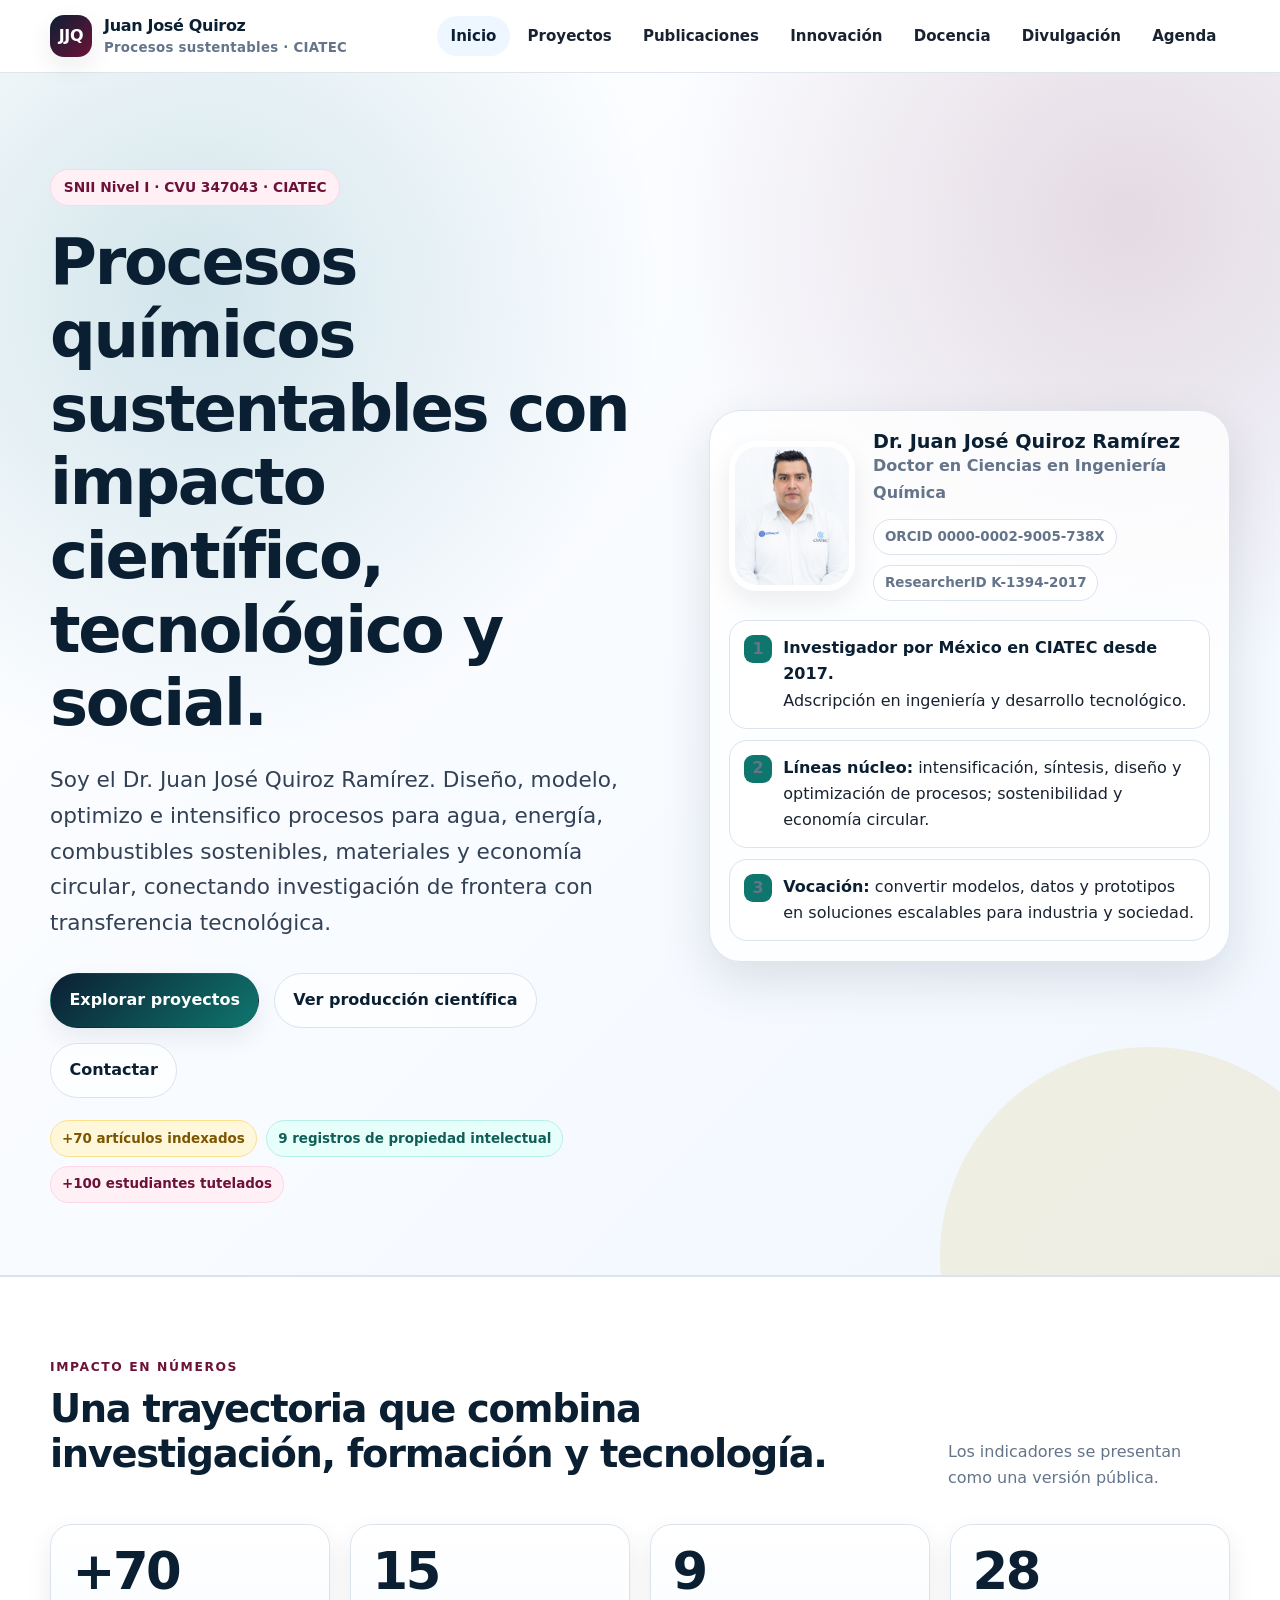
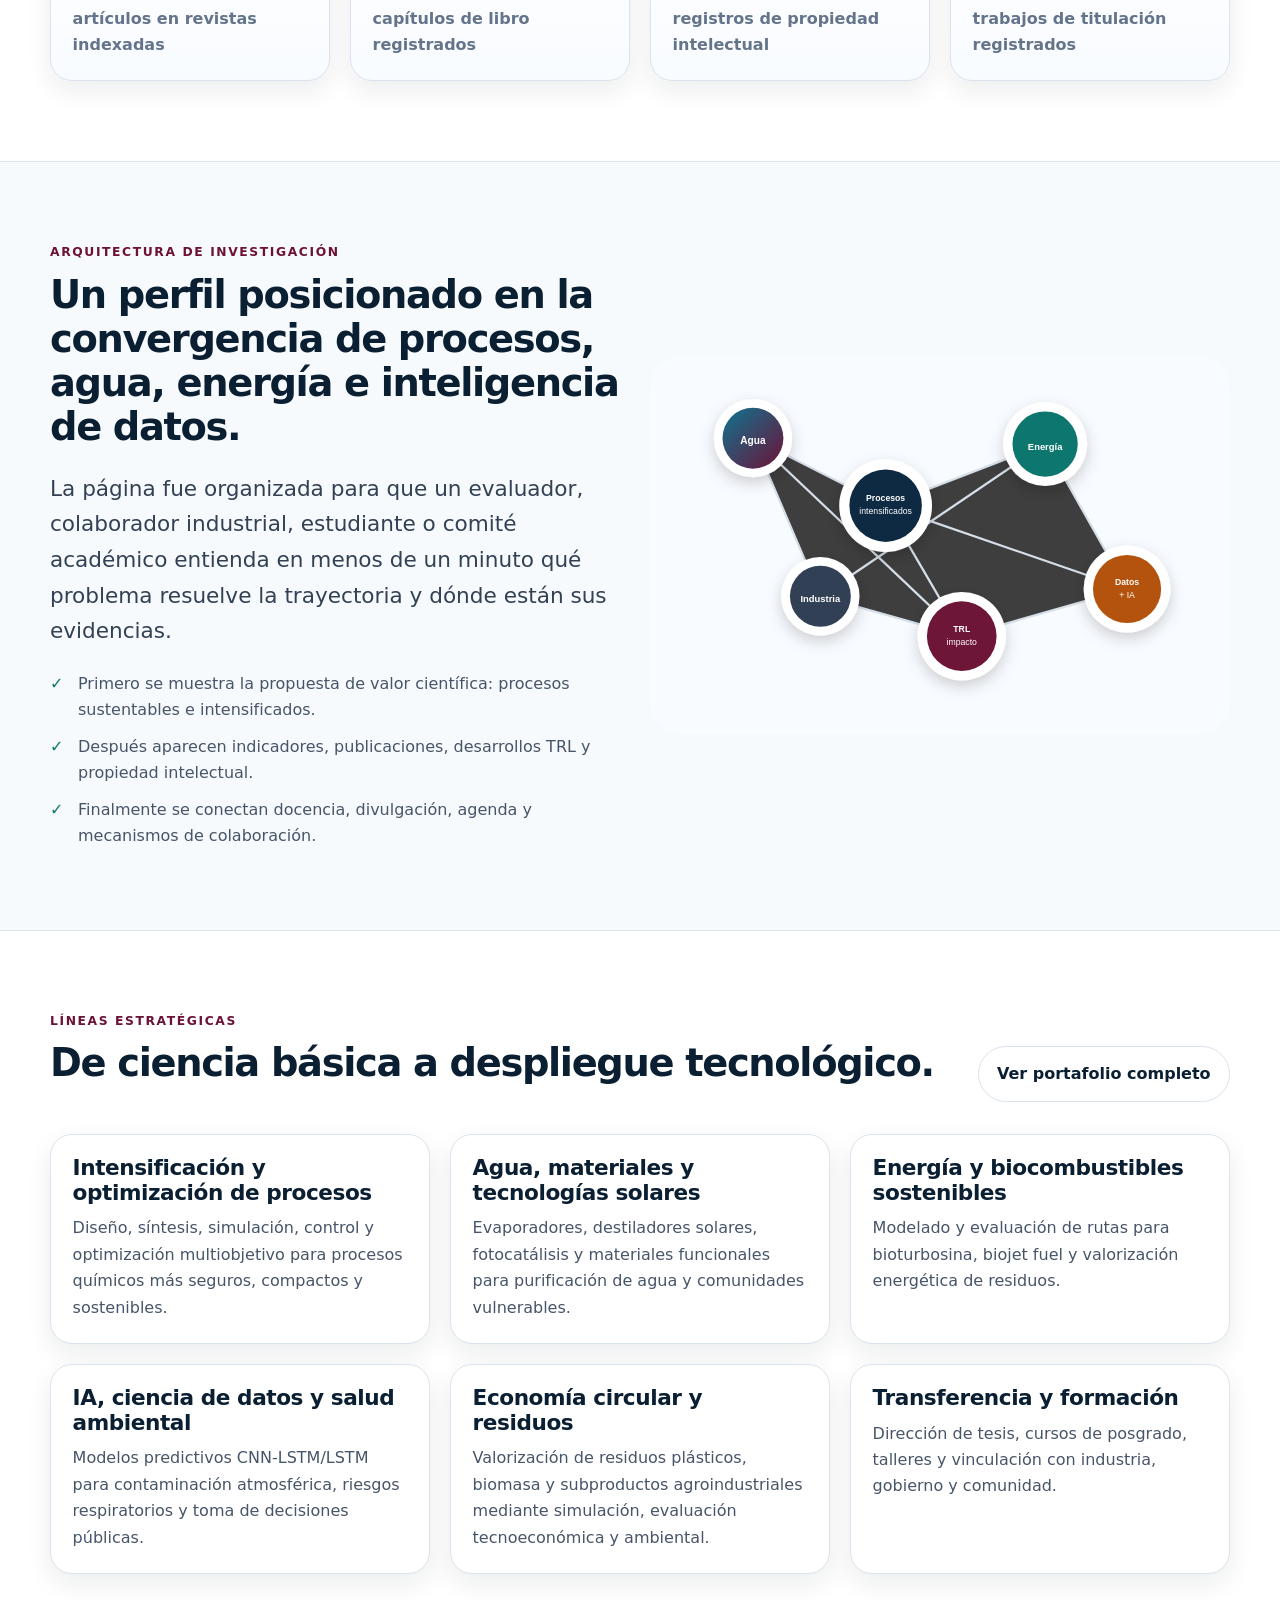
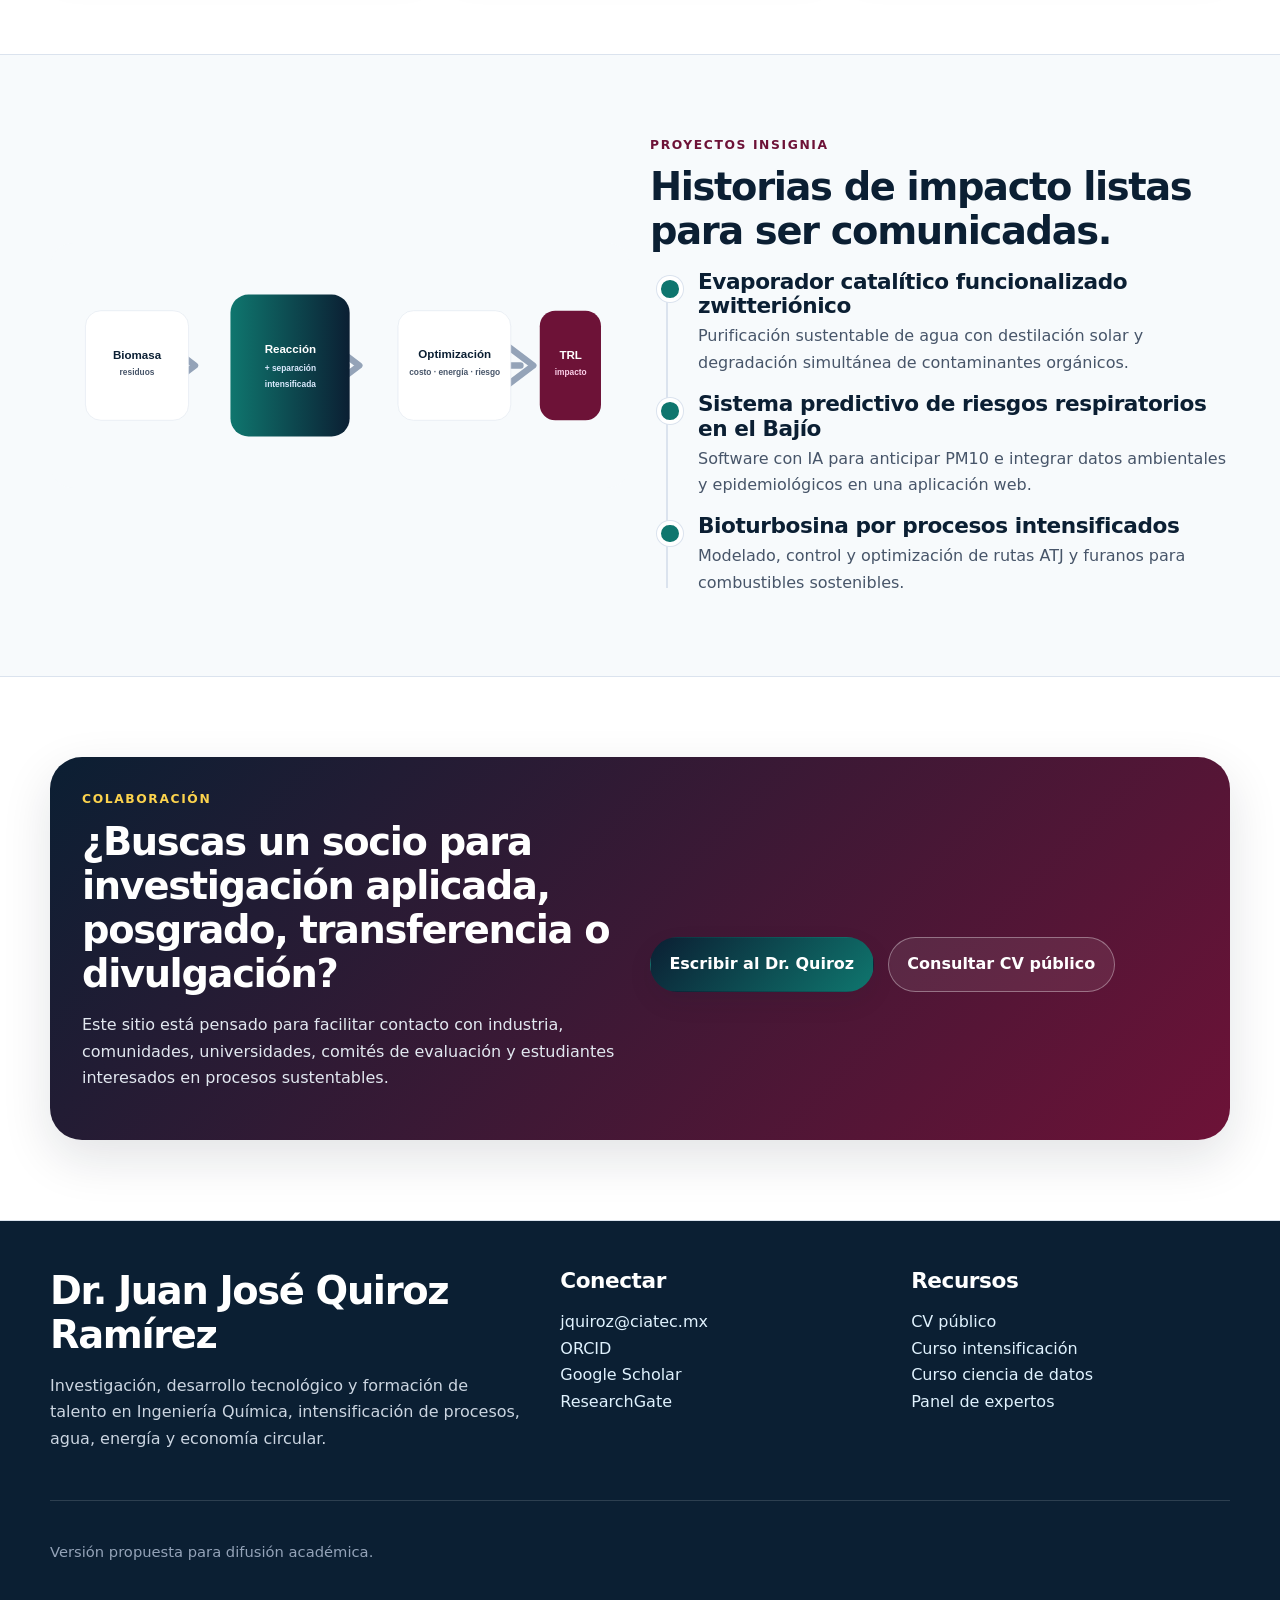
<file: index.html>
<!doctype html>
<html lang="es">
<head>
  <meta charset="utf-8">
  <meta name="viewport" content="width=device-width, initial-scale=1">
  <meta name="description" content="Sitio profesional del Dr. Juan José Quiroz Ramírez: investigación en procesos sustentables, intensificación, agua, energía, IA y transferencia tecnológica.">
  <title>Dr. Juan José Quiroz Ramírez | Procesos químicos sustentables</title>
  <link rel="stylesheet" href="assets/css/styles.css">
  <meta property="og:title" content="Dr. Juan José Quiroz Ramírez | Procesos químicos sustentables">
  <meta property="og:description" content="Sitio profesional del Dr. Juan José Quiroz Ramírez: investigación en procesos sustentables, intensificación, agua, energía, IA y transferencia tecnológica.">
  <meta property="og:type" content="website">
  <meta name="theme-color" content="#0b1f33">
  <script type="application/ld+json">
{
  "@context": "https://schema.org",
  "@type": "Person",
  "name": "Juan José Quiroz Ramírez",
  "honorificPrefix": "Dr.",
  "jobTitle": "Investigador por México / Cátedra CONAHCYT IXM",
  "affiliation": {"@type": "Organization", "name": "CIATEC, A.C."},
  "email": "mailto:jquiroz@ciatec.mx",
  "identifier": [
    {"@type": "PropertyValue", "propertyID": "ORCID", "value": "0000-0002-9005-738X"},
    {"@type": "PropertyValue", "propertyID": "CVU", "value": "347043"}
  ],
  "knowsAbout": ["Ingeniería química", "Intensificación de procesos", "Optimización de procesos", "Procesos sostenibles", "Economía circular", "Tratamiento de agua", "Bioturbosina", "Ciencia de datos ambiental"]
}
</script>
</head>
<body>

<a class="skip-link" href="#contenido">Saltar al contenido</a>
<header class="site-header">
  <div class="container navbar">
    <a class="brand" href="index.html" aria-label="Inicio">
      <span class="brand-mark">JJQ</span>
      <span>Juan José Quiroz<small>Procesos sustentables · CIATEC</small></span>
    </a>
    <button class="nav-toggle" type="button" aria-label="Abrir menú" aria-expanded="false">☰</button>
    <nav aria-label="Navegación principal">
      <ul class="nav-menu">
        <li><a href="index.html">Inicio</a></li>
        <li><a href="proyectos.html">Proyectos</a></li>
        <li><a href="publicaciones.html">Publicaciones</a></li>
        <li><a href="desarrollo-tecnologico.html">Innovación</a></li>
        <li><a href="docencia.html">Docencia</a></li>
        <li><a href="divulgacion.html">Divulgación</a></li>
        <li><a href="agenda.html">Agenda</a></li>
      </ul>
    </nav>
  </div>
</header>
<main id="contenido">

<section class="hero">
  <div class="container hero-grid">
    <div>
      <span class="eyebrow">SNII Nivel I · CVU 347043 · CIATEC</span>
      <h1>Procesos químicos sustentables con impacto científico, tecnológico y social.</h1>
      <p class="lead">Soy el Dr. Juan José Quiroz Ramírez. Diseño, modelo, optimizo e intensifico procesos para agua, energía, combustibles sostenibles, materiales y economía circular, conectando investigación de frontera con transferencia tecnológica.</p>
      <div class="hero-actions">
        <a class="btn btn-primary" href="proyectos.html">Explorar proyectos</a>
        <a class="btn btn-outline" href="publicaciones.html">Ver producción científica</a>
        <a class="btn btn-outline" href="mailto:jquiroz@ciatec.mx">Contactar</a>
      </div>
      <div class="badges" style="margin-top:1.4rem">
        <span class="badge gold">+70 artículos indexados</span>
        <span class="badge teal">9 registros de propiedad intelectual</span>
        <span class="badge wine">+100 estudiantes tutelados</span>
      </div>
    </div>
    <aside class="profile-card" aria-label="Ficha académica">
      <div class="profile-top">
        <img class="profile-photo" src="assets/img/juan-jose-quiroz.png" alt="Retrato del Dr. Juan José Quiroz Ramírez">
        <div>
          <strong>Dr. Juan José Quiroz Ramírez</strong>
          <span>Doctor en Ciencias en Ingeniería Química</span>
          <div class="badges" style="margin-top:.8rem"><span class="badge">ORCID 0000-0002-9005-738X</span><span class="badge">ResearcherID K-1394-2017</span></div>
        </div>
      </div>
      <div class="profile-points">
        <div class="point"><span class="icon-dot">1</span><div><b>Investigador por México en CIATEC desde 2017.</b><br>Adscripción en ingeniería y desarrollo tecnológico.</div></div>
        <div class="point"><span class="icon-dot">2</span><div><b>Líneas núcleo:</b> intensificación, síntesis, diseño y optimización de procesos; sostenibilidad y economía circular.</div></div>
        <div class="point"><span class="icon-dot">3</span><div><b>Vocación:</b> convertir modelos, datos y prototipos en soluciones escalables para industria y sociedad.</div></div>
      </div>
    </aside>
  </div>
</section>
<section class="section section-white">
  <div class="container">
    <div class="section-head">
      <div><div class="kicker">Impacto en números</div><h2>Una trayectoria que combina investigación, formación y tecnología.</h2></div>
      <p>Los indicadores se presentan como una versión pública.</p>
    </div>
    <div class="grid grid-4">
      <div class="stat"><strong>+70</strong><span>artículos en revistas indexadas</span></div>
      <div class="stat"><strong>15</strong><span>capítulos de libro registrados</span></div>
      <div class="stat"><strong>9</strong><span>registros de propiedad intelectual</span></div>
      <div class="stat"><strong>28</strong><span>trabajos de titulación registrados</span></div>
    </div>
  </div>
</section>
<section class="section">
  <div class="container grid grid-2" style="align-items:center">
    <div>
      <div class="kicker">Arquitectura de investigación</div>
      <h2>Un perfil posicionado en la convergencia de procesos, agua, energía e inteligencia de datos.</h2>
      <p class="lead">La página fue organizada para que un evaluador, colaborador industrial, estudiante o comité académico entienda en menos de un minuto qué problema resuelve la trayectoria y dónde están sus evidencias.</p>
      <ul class="check-list">
        <li>Primero se muestra la propuesta de valor científica: procesos sustentables e intensificados.</li>
        <li>Después aparecen indicadores, publicaciones, desarrollos TRL y propiedad intelectual.</li>
        <li>Finalmente se conectan docencia, divulgación, agenda y mecanismos de colaboración.</li>
      </ul>
    </div>
    <img src="assets/img/research-network.svg" alt="Mapa visual de áreas de investigación: agua, energía, datos, TRL, industria y procesos intensificados">
  </div>
</section>
<section class="section section-white">
  <div class="container">
    <div class="section-head">
      <div><div class="kicker">Líneas estratégicas</div><h2>De ciencia básica a despliegue tecnológico.</h2></div>
      <a class="btn btn-outline" href="proyectos.html">Ver portafolio completo</a>
    </div>
    <div class="grid grid-3">
      <article class="card"><h3>Intensificación y optimización de procesos</h3><p>Diseño, síntesis, simulación, control y optimización multiobjetivo para procesos químicos más seguros, compactos y sostenibles.</p></article>
      <article class="card"><h3>Agua, materiales y tecnologías solares</h3><p>Evaporadores, destiladores solares, fotocatálisis y materiales funcionales para purificación de agua y comunidades vulnerables.</p></article>
      <article class="card"><h3>Energía y biocombustibles sostenibles</h3><p>Modelado y evaluación de rutas para bioturbosina, biojet fuel y valorización energética de residuos.</p></article>
      <article class="card"><h3>IA, ciencia de datos y salud ambiental</h3><p>Modelos predictivos CNN-LSTM/LSTM para contaminación atmosférica, riesgos respiratorios y toma de decisiones públicas.</p></article>
      <article class="card"><h3>Economía circular y residuos</h3><p>Valorización de residuos plásticos, biomasa y subproductos agroindustriales mediante simulación, evaluación tecnoeconómica y ambiental.</p></article>
      <article class="card"><h3>Transferencia y formación</h3><p>Dirección de tesis, cursos de posgrado, talleres y vinculación con industria, gobierno y comunidad.</p></article>
    </div>
  </div>
</section>
<section class="section">
  <div class="container grid grid-2" style="align-items:center">
    <img src="assets/img/process-flow.svg" alt="Diagrama de intensificación de procesos: biomasa, reacción-separación, optimización y TRL">
    <div>
      <div class="kicker">Proyectos insignia</div>
      <h2>Historias de impacto listas para ser comunicadas.</h2>
      <div class="timeline">
        <div class="timeline-item"><h3>Evaporador catalítico funcionalizado zwitteriónico</h3><p>Purificación sustentable de agua con destilación solar y degradación simultánea de contaminantes orgánicos.</p></div>
        <div class="timeline-item"><h3>Sistema predictivo de riesgos respiratorios en el Bajío</h3><p>Software con IA para anticipar PM10 e integrar datos ambientales y epidemiológicos en una aplicación web.</p></div>
        <div class="timeline-item"><h3>Bioturbosina por procesos intensificados</h3><p>Modelado, control y optimización de rutas ATJ y furanos para combustibles sostenibles.</p></div>
      </div>
    </div>
  </div>
</section>
<section class="section section-white">
  <div class="container callout">
    <div class="grid grid-2" style="align-items:center">
      <div><div class="kicker" style="color:#fcd34d">Colaboración</div><h2>¿Buscas un socio para investigación aplicada, posgrado, transferencia o divulgación?</h2><p>Este sitio está pensado para facilitar contacto con industria, comunidades, universidades, comités de evaluación y estudiantes interesados en procesos sustentables.</p></div>
      <div class="actions"><a class="btn btn-primary" href="mailto:jquiroz@ciatec.mx">Escribir al Dr. Quiroz</a><a class="btn btn-outline" href="cv_publico.html">Consultar CV público</a></div>
    </div>
  </div>
</section>

</main>

<footer class="site-footer">
  <div class="container footer-grid">
    <div>
      <h2>Dr. Juan José Quiroz Ramírez</h2>
      <p>Investigación, desarrollo tecnológico y formación de talento en Ingeniería Química, intensificación de procesos, agua, energía y economía circular.</p>
    </div>
    <div>
      <h3>Conectar</h3>
      <p><a href="mailto:jquiroz@ciatec.mx">jquiroz@ciatec.mx</a><br>
      <a href="https://orcid.org/0000-0002-9005-738X" target="_blank" rel="noopener">ORCID</a><br>
      <a href="https://scholar.google.com/citations?user=GMFQFMoAAAAJ&hl=en" target="_blank" rel="noopener">Google Scholar</a><br>
      <a href="https://www.researchgate.net/profile/Juan-Quiroz-Ramirez" target="_blank" rel="noopener">ResearchGate</a></p>
    </div>
    <div>
      <h3>Recursos</h3>
      <p><a href="cv_publico.html">CV público</a><br>
      <a href="curso01.html">Curso intensificación</a><br>
      <a href="curso_mapas_R.html">Curso ciencia de datos</a><br>
      <a href="panel_expertos.md">Panel de expertos</a></p>
    </div>
  </div>
  <div class="container footer-bottom">
    <p>Versión propuesta para difusión académica.</p>
  </div>
</footer>
<script src="assets/js/main.js"></script>

</body>
</html>
</file>
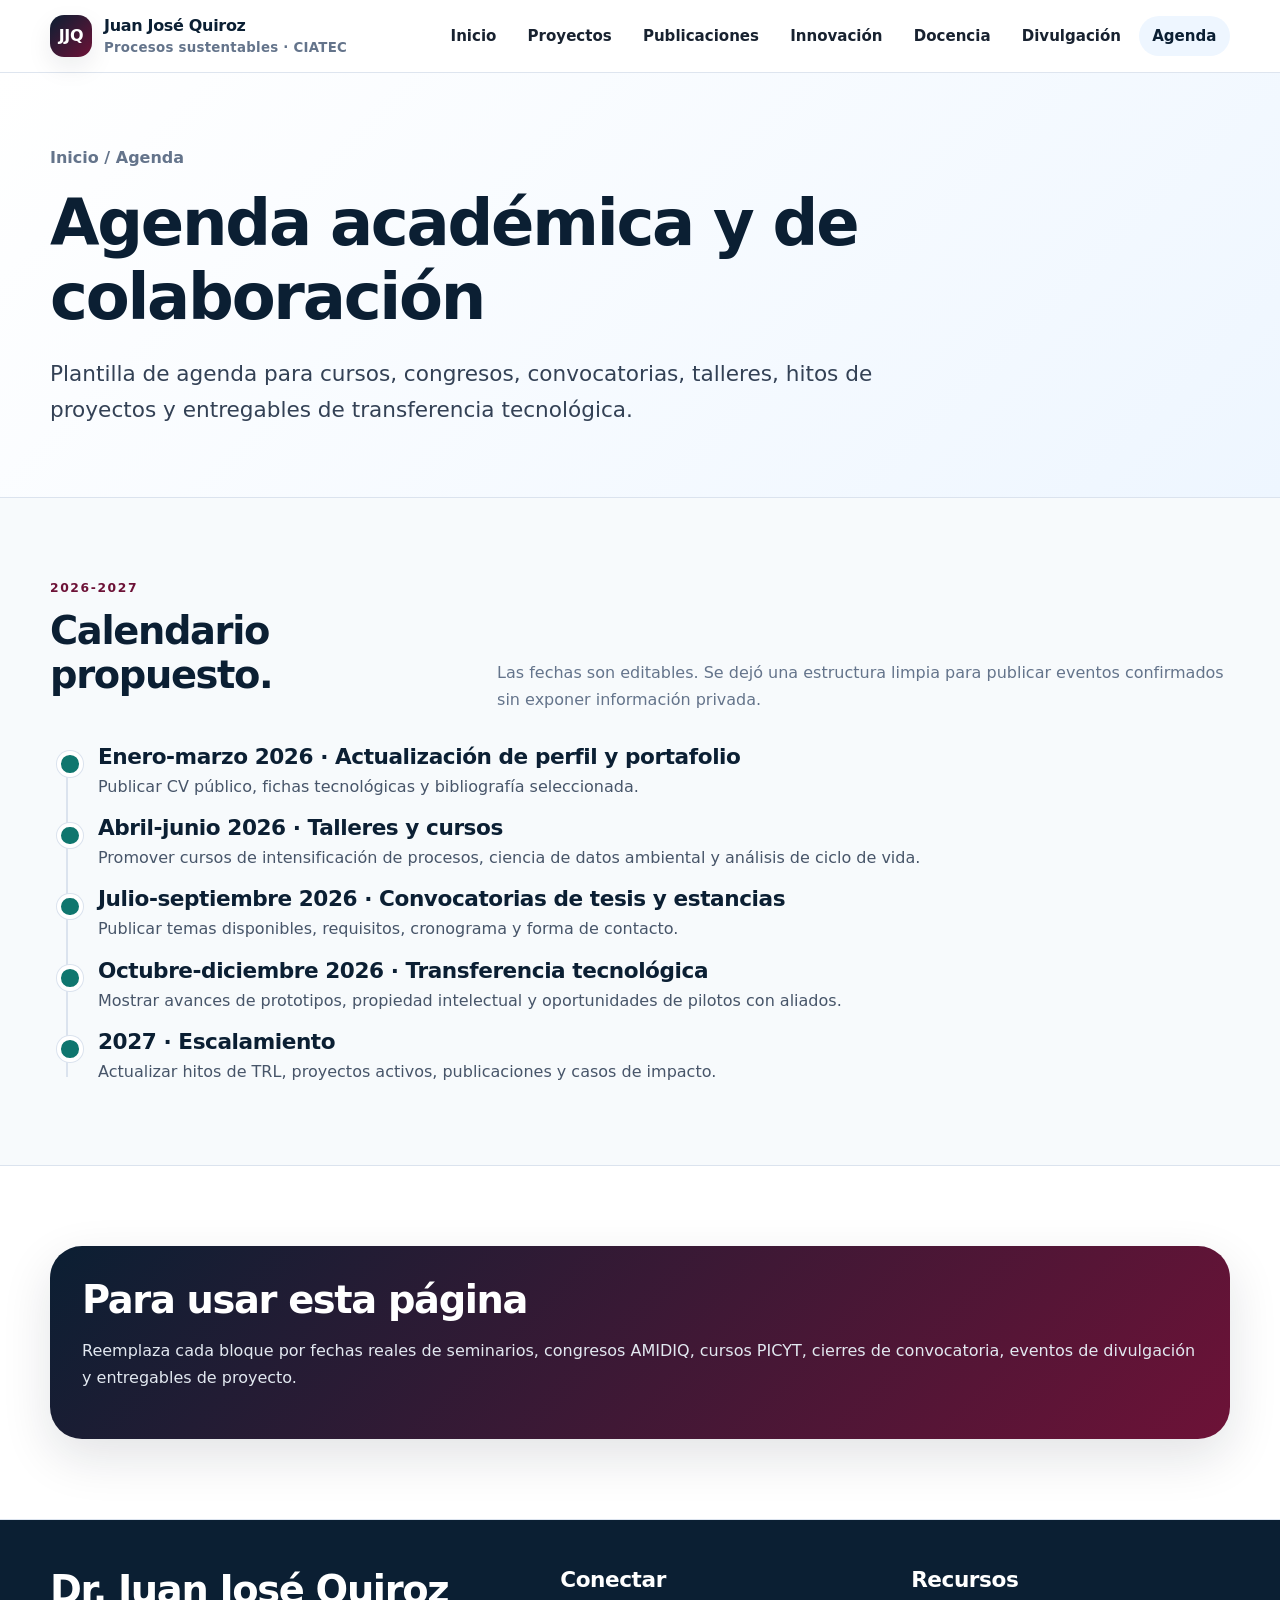
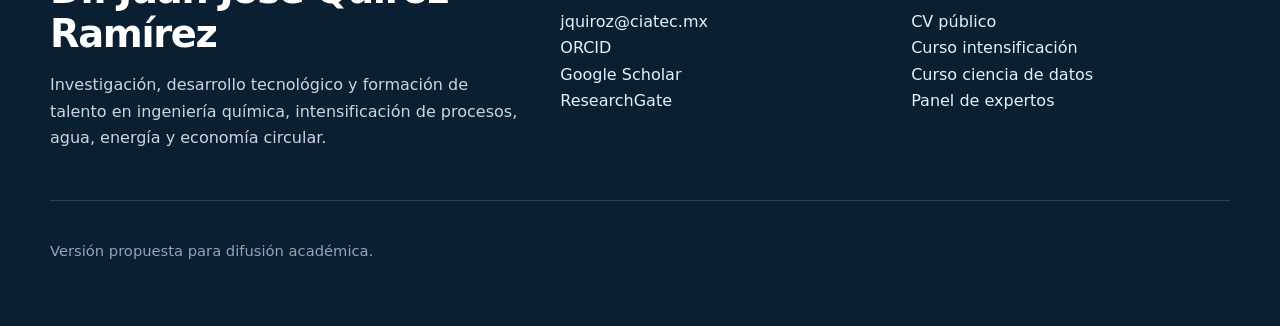
<file: agenda.html>
<!doctype html>
<html lang="es">
<head>
  <meta charset="utf-8">
  <meta name="viewport" content="width=device-width, initial-scale=1">
  <meta name="description" content="Agenda académica y de colaboración del Dr. Juan José Quiroz Ramírez.">
  <title>Agenda | Dr. Juan José Quiroz Ramírez</title>
  <link rel="stylesheet" href="assets/css/styles.css">
  <meta property="og:title" content="Agenda | Dr. Juan José Quiroz Ramírez">
  <meta property="og:description" content="Agenda académica y de colaboración del Dr. Juan José Quiroz Ramírez.">
  <meta property="og:type" content="website">
  <meta name="theme-color" content="#0b1f33">
  
</head>
<body>

<a class="skip-link" href="#contenido">Saltar al contenido</a>
<header class="site-header">
  <div class="container navbar">
    <a class="brand" href="index.html" aria-label="Inicio">
      <span class="brand-mark">JJQ</span>
      <span>Juan José Quiroz<small>Procesos sustentables · CIATEC</small></span>
    </a>
    <button class="nav-toggle" type="button" aria-label="Abrir menú" aria-expanded="false">☰</button>
    <nav aria-label="Navegación principal">
      <ul class="nav-menu">
        <li><a href="index.html">Inicio</a></li>
        <li><a href="proyectos.html">Proyectos</a></li>
        <li><a href="publicaciones.html">Publicaciones</a></li>
        <li><a href="desarrollo-tecnologico.html">Innovación</a></li>
        <li><a href="docencia.html">Docencia</a></li>
        <li><a href="divulgacion.html">Divulgación</a></li>
        <li><a href="agenda.html">Agenda</a></li>
      </ul>
    </nav>
  </div>
</header>
<main id="contenido">

<section class="page-hero"><div class="container"><div class="breadcrumb"><a href="index.html">Inicio</a> / Agenda</div><h1>Agenda académica y de colaboración</h1><p class="lead">Plantilla de agenda para cursos, congresos, convocatorias, talleres, hitos de proyectos y entregables de transferencia tecnológica.</p></div></section>
<section class="section"><div class="container"><div class="section-head"><div><div class="kicker">2026-2027</div><h2>Calendario propuesto.</h2></div><p>Las fechas son editables. Se dejó una estructura limpia para publicar eventos confirmados sin exponer información privada.</p></div><div class="timeline"><div class="timeline-item"><h3>Enero-marzo 2026 · Actualización de perfil y portafolio</h3><p>Publicar CV público, fichas tecnológicas y bibliografía seleccionada.</p></div><div class="timeline-item"><h3>Abril-junio 2026 · Talleres y cursos</h3><p>Promover cursos de intensificación de procesos, ciencia de datos ambiental y análisis de ciclo de vida.</p></div><div class="timeline-item"><h3>Julio-septiembre 2026 · Convocatorias de tesis y estancias</h3><p>Publicar temas disponibles, requisitos, cronograma y forma de contacto.</p></div><div class="timeline-item"><h3>Octubre-diciembre 2026 · Transferencia tecnológica</h3><p>Mostrar avances de prototipos, propiedad intelectual y oportunidades de pilotos con aliados.</p></div><div class="timeline-item"><h3>2027 · Escalamiento</h3><p>Actualizar hitos de TRL, proyectos activos, publicaciones y casos de impacto.</p></div></div></div></section>
<section class="section section-white"><div class="container callout"><h2>Para usar esta página</h2><p>Reemplaza cada bloque por fechas reales de seminarios, congresos AMIDIQ, cursos PICYT, cierres de convocatoria, eventos de divulgación y entregables de proyecto.</p></div></section>

</main>

<footer class="site-footer">
  <div class="container footer-grid">
    <div>
      <h2>Dr. Juan José Quiroz Ramírez</h2>
      <p>Investigación, desarrollo tecnológico y formación de talento en ingeniería química, intensificación de procesos, agua, energía y economía circular.</p>
    </div>
    <div>
      <h3>Conectar</h3>
      <p><a href="mailto:jquiroz@ciatec.mx">jquiroz@ciatec.mx</a><br>
      <a href="https://orcid.org/0000-0002-9005-738X" target="_blank" rel="noopener">ORCID</a><br>
      <a href="https://scholar.google.com/citations?user=GMFQFMOAAAAJ&hl=en" target="_blank" rel="noopener">Google Scholar</a><br>
      <a href="https://www.researchgate.net/profile/Juan-Quiroz-Ramirez" target="_blank" rel="noopener">ResearchGate</a></p>
    </div>
    <div>
      <h3>Recursos</h3>
      <p><a href="cv_publico.html">CV público</a><br>
      <a href="curso01.html">Curso intensificación</a><br>
      <a href="curso_mapas_R.html">Curso ciencia de datos</a><br>
      <a href="panel_expertos.md">Panel de expertos</a></p>
    </div>
  </div>
  <div class="container footer-bottom">
    <p>Versión propuesta para difusión académica.</p>
  </div>
</footer>
<script src="assets/js/main.js"></script>

</body>
</html>
</file>
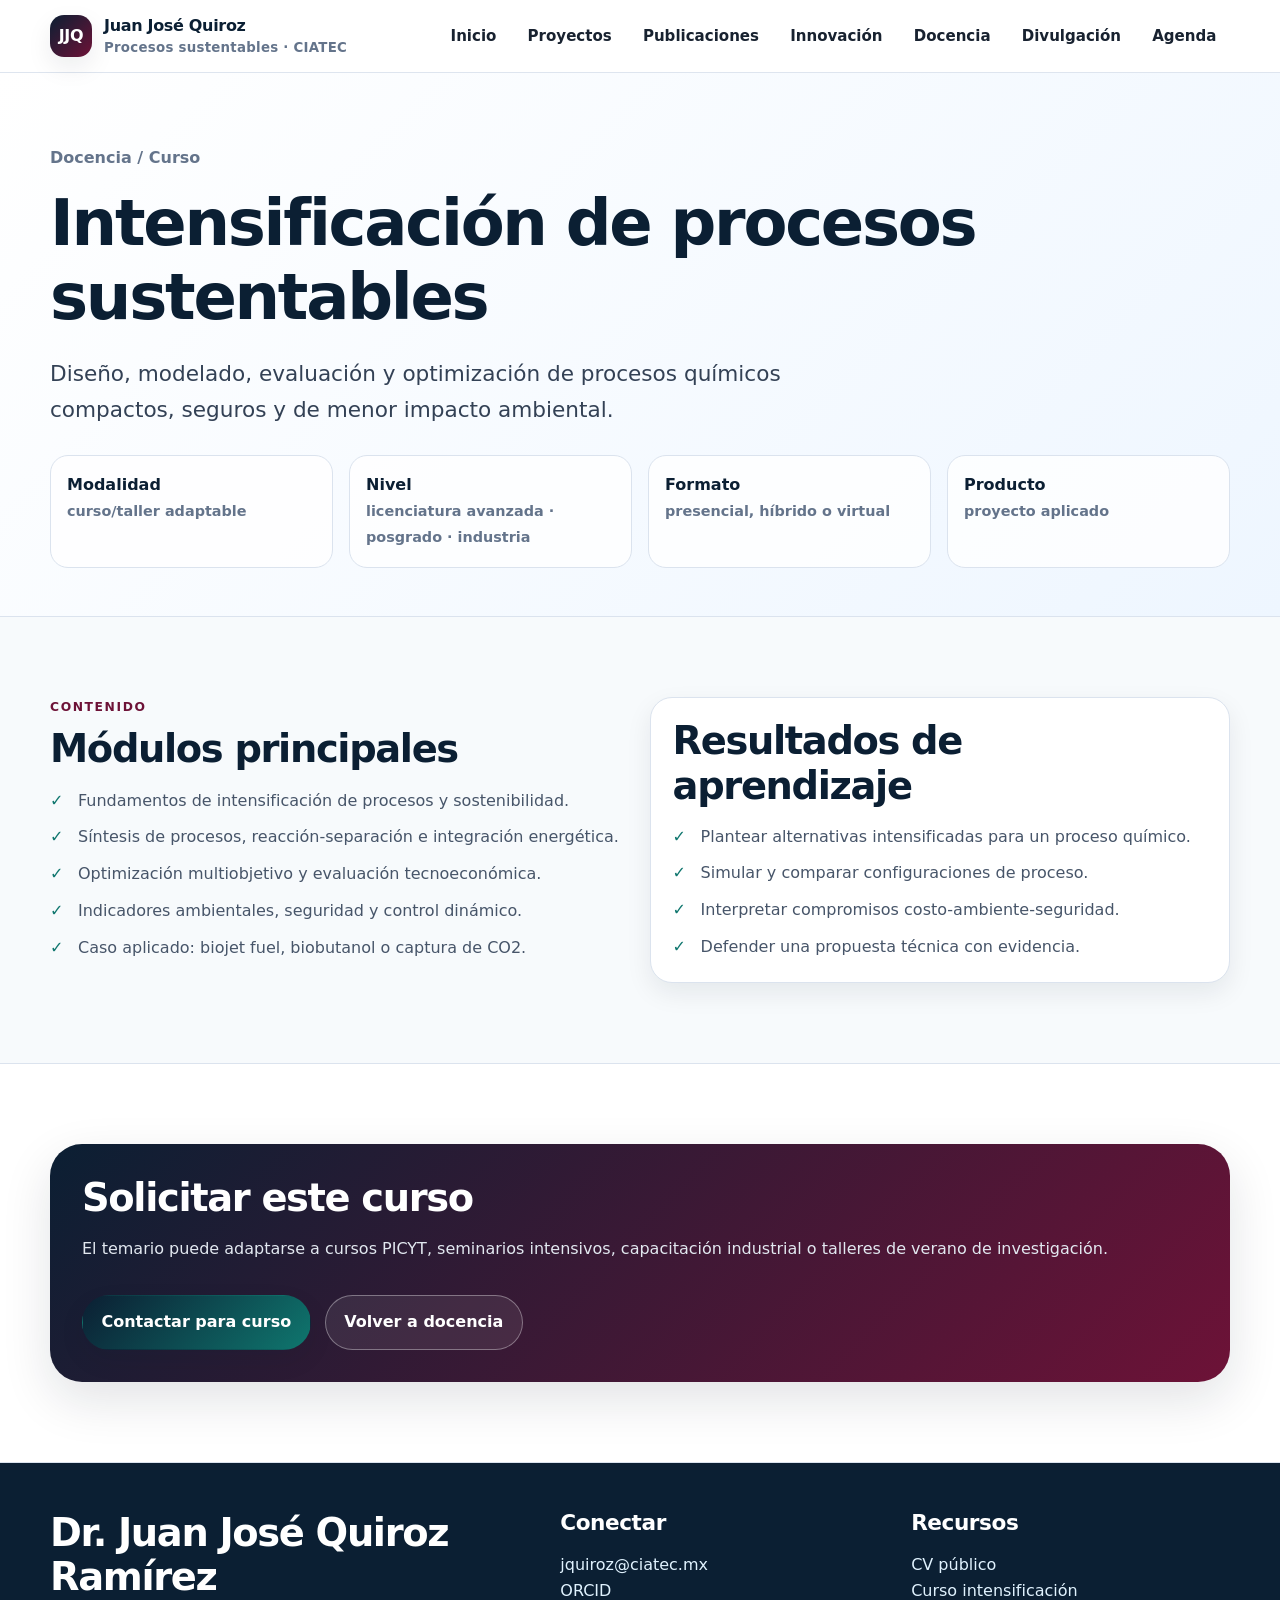
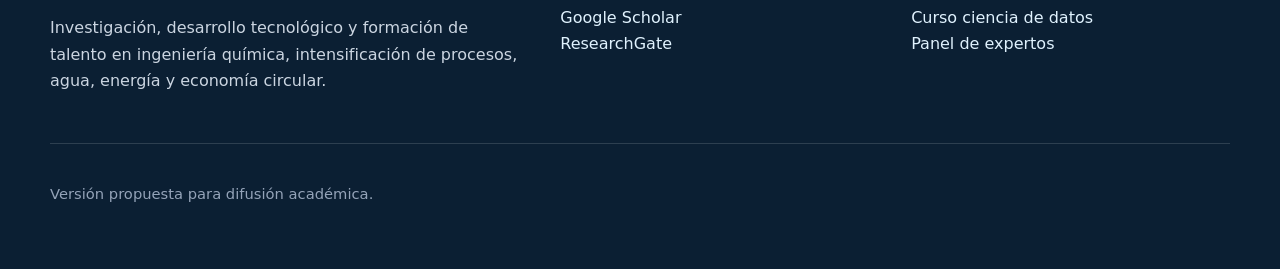
<file: curso01.html>
<!doctype html>
<html lang="es">
<head>
  <meta charset="utf-8">
  <meta name="viewport" content="width=device-width, initial-scale=1">
  <meta name="description" content="Curso propuesto sobre intensificación de procesos sustentables.">
  <title>Curso: Intensificación de procesos sustentables</title>
  <link rel="stylesheet" href="assets/css/styles.css">
  <meta property="og:title" content="Curso: Intensificación de procesos sustentables">
  <meta property="og:description" content="Curso propuesto sobre intensificación de procesos sustentables.">
  <meta property="og:type" content="website">
  <meta name="theme-color" content="#0b1f33">
  
</head>
<body>

<a class="skip-link" href="#contenido">Saltar al contenido</a>
<header class="site-header">
  <div class="container navbar">
    <a class="brand" href="index.html" aria-label="Inicio">
      <span class="brand-mark">JJQ</span>
      <span>Juan José Quiroz<small>Procesos sustentables · CIATEC</small></span>
    </a>
    <button class="nav-toggle" type="button" aria-label="Abrir menú" aria-expanded="false">☰</button>
    <nav aria-label="Navegación principal">
      <ul class="nav-menu">
        <li><a href="index.html">Inicio</a></li>
        <li><a href="proyectos.html">Proyectos</a></li>
        <li><a href="publicaciones.html">Publicaciones</a></li>
        <li><a href="desarrollo-tecnologico.html">Innovación</a></li>
        <li><a href="docencia.html">Docencia</a></li>
        <li><a href="divulgacion.html">Divulgación</a></li>
        <li><a href="agenda.html">Agenda</a></li>
      </ul>
    </nav>
  </div>
</header>
<main id="contenido">

<section class="page-hero"><div class="container"><div class="breadcrumb"><a href="docencia.html">Docencia</a> / Curso</div><h1>Intensificación de procesos sustentables</h1><p class="lead">Diseño, modelado, evaluación y optimización de procesos químicos compactos, seguros y de menor impacto ambiental.</p><div class="info-strip"><div class="item"><b>Modalidad</b><span>curso/taller adaptable</span></div><div class="item"><b>Nivel</b><span>licenciatura avanzada · posgrado · industria</span></div><div class="item"><b>Formato</b><span>presencial, híbrido o virtual</span></div><div class="item"><b>Producto</b><span>proyecto aplicado</span></div></div></div></section>
<section class="section"><div class="container grid grid-2"><div><div class="kicker">Contenido</div><h2>Módulos principales</h2><ul class="check-list"><li>Fundamentos de intensificación de procesos y sostenibilidad.</li><li>Síntesis de procesos, reacción-separación e integración energética.</li><li>Optimización multiobjetivo y evaluación tecnoeconómica.</li><li>Indicadores ambientales, seguridad y control dinámico.</li><li>Caso aplicado: biojet fuel, biobutanol o captura de CO2.</li></ul></div><div class="card"><h2>Resultados de aprendizaje</h2><ul class="check-list"><li>Plantear alternativas intensificadas para un proceso químico.</li><li>Simular y comparar configuraciones de proceso.</li><li>Interpretar compromisos costo-ambiente-seguridad.</li><li>Defender una propuesta técnica con evidencia.</li></ul></div></div></section>
<section class="section section-white"><div class="container callout"><h2>Solicitar este curso</h2><p>El temario puede adaptarse a cursos PICYT, seminarios intensivos, capacitación industrial o talleres de verano de investigación.</p><div class="actions"><a class="btn btn-primary" href="mailto:jquiroz@ciatec.mx">Contactar para curso</a><a class="btn btn-outline" href="docencia.html">Volver a docencia</a></div></div></section>

</main>

<footer class="site-footer">
  <div class="container footer-grid">
    <div>
      <h2>Dr. Juan José Quiroz Ramírez</h2>
      <p>Investigación, desarrollo tecnológico y formación de talento en ingeniería química, intensificación de procesos, agua, energía y economía circular.</p>
    </div>
    <div>
      <h3>Conectar</h3>
      <p><a href="mailto:jquiroz@ciatec.mx">jquiroz@ciatec.mx</a><br>
      <a href="https://orcid.org/0000-0002-9005-738X" target="_blank" rel="noopener">ORCID</a><br>
      <a href="https://scholar.google.com/citations?user=GMFQFMOAAAAJ&hl=en" target="_blank" rel="noopener">Google Scholar</a><br>
      <a href="https://www.researchgate.net/profile/Juan-Quiroz-Ramirez" target="_blank" rel="noopener">ResearchGate</a></p>
    </div>
    <div>
      <h3>Recursos</h3>
      <p><a href="cv_publico.html">CV público</a><br>
      <a href="curso01.html">Curso intensificación</a><br>
      <a href="curso_mapas_R.html">Curso ciencia de datos</a><br>
      <a href="panel_expertos.md">Panel de expertos</a></p>
    </div>
  </div>
  <div class="container footer-bottom">
    <p>Versión propuesta para difusión académica.</p>
  </div>
</footer>
<script src="assets/js/main.js"></script>

</body>
</html>
</file>
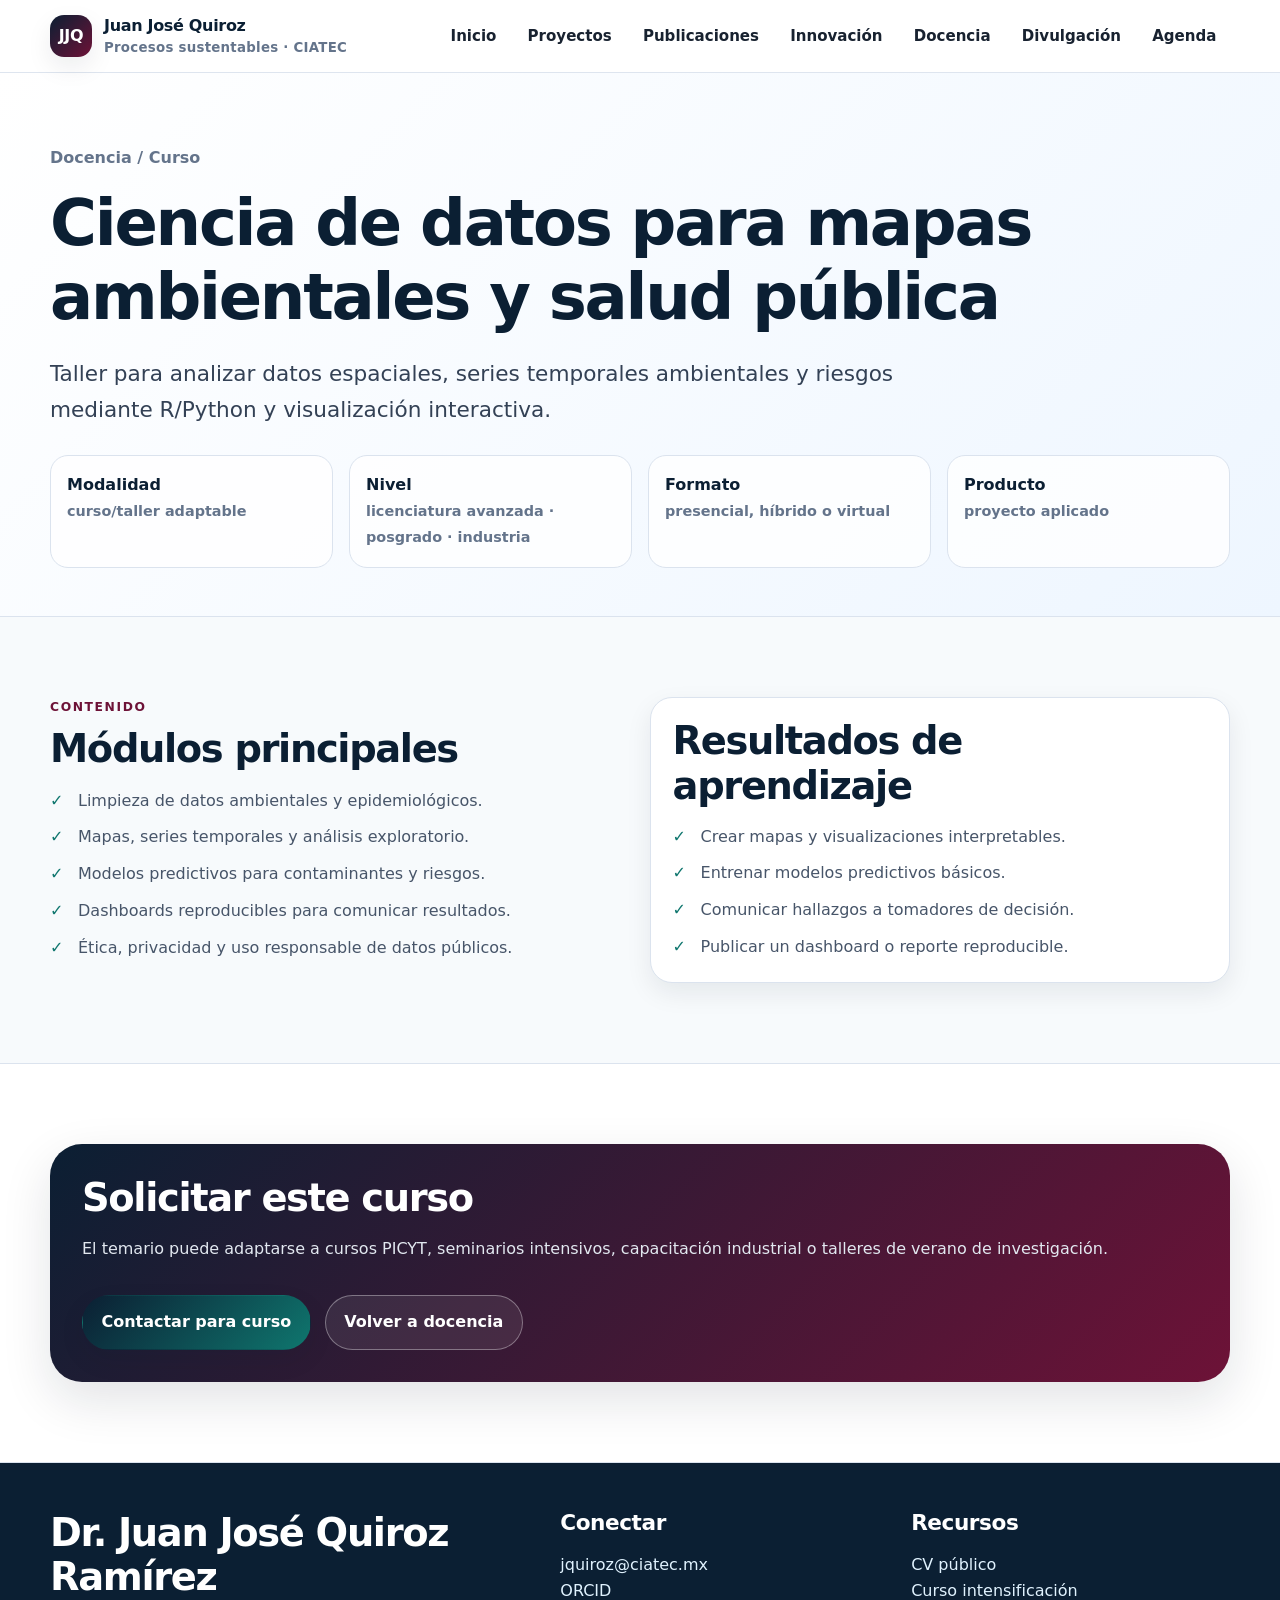
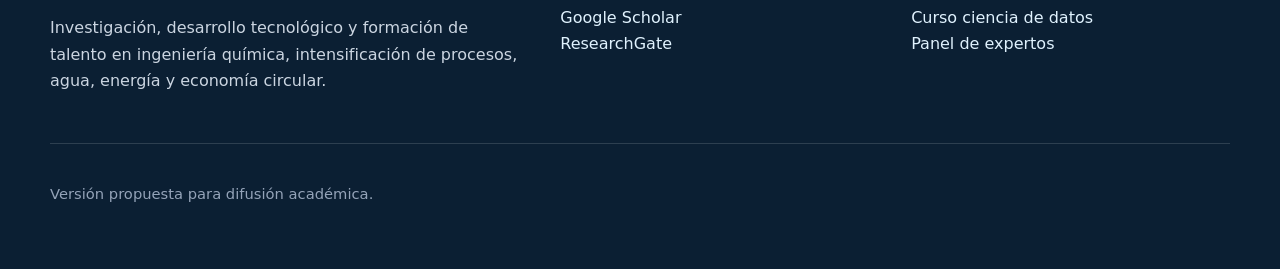
<file: curso_mapas_R.html>
<!doctype html>
<html lang="es">
<head>
  <meta charset="utf-8">
  <meta name="viewport" content="width=device-width, initial-scale=1">
  <meta name="description" content="Curso propuesto sobre ciencia de datos aplicada a mapas y datos ambientales.">
  <title>Curso: Ciencia de datos ambiental</title>
  <link rel="stylesheet" href="assets/css/styles.css">
  <meta property="og:title" content="Curso: Ciencia de datos ambiental">
  <meta property="og:description" content="Curso propuesto sobre ciencia de datos aplicada a mapas y datos ambientales.">
  <meta property="og:type" content="website">
  <meta name="theme-color" content="#0b1f33">
  
</head>
<body>

<a class="skip-link" href="#contenido">Saltar al contenido</a>
<header class="site-header">
  <div class="container navbar">
    <a class="brand" href="index.html" aria-label="Inicio">
      <span class="brand-mark">JJQ</span>
      <span>Juan José Quiroz<small>Procesos sustentables · CIATEC</small></span>
    </a>
    <button class="nav-toggle" type="button" aria-label="Abrir menú" aria-expanded="false">☰</button>
    <nav aria-label="Navegación principal">
      <ul class="nav-menu">
        <li><a href="index.html">Inicio</a></li>
        <li><a href="proyectos.html">Proyectos</a></li>
        <li><a href="publicaciones.html">Publicaciones</a></li>
        <li><a href="desarrollo-tecnologico.html">Innovación</a></li>
        <li><a href="docencia.html">Docencia</a></li>
        <li><a href="divulgacion.html">Divulgación</a></li>
        <li><a href="agenda.html">Agenda</a></li>
      </ul>
    </nav>
  </div>
</header>
<main id="contenido">

<section class="page-hero"><div class="container"><div class="breadcrumb"><a href="docencia.html">Docencia</a> / Curso</div><h1>Ciencia de datos para mapas ambientales y salud pública</h1><p class="lead">Taller para analizar datos espaciales, series temporales ambientales y riesgos mediante R/Python y visualización interactiva.</p><div class="info-strip"><div class="item"><b>Modalidad</b><span>curso/taller adaptable</span></div><div class="item"><b>Nivel</b><span>licenciatura avanzada · posgrado · industria</span></div><div class="item"><b>Formato</b><span>presencial, híbrido o virtual</span></div><div class="item"><b>Producto</b><span>proyecto aplicado</span></div></div></div></section>
<section class="section"><div class="container grid grid-2"><div><div class="kicker">Contenido</div><h2>Módulos principales</h2><ul class="check-list"><li>Limpieza de datos ambientales y epidemiológicos.</li><li>Mapas, series temporales y análisis exploratorio.</li><li>Modelos predictivos para contaminantes y riesgos.</li><li>Dashboards reproducibles para comunicar resultados.</li><li>Ética, privacidad y uso responsable de datos públicos.</li></ul></div><div class="card"><h2>Resultados de aprendizaje</h2><ul class="check-list"><li>Crear mapas y visualizaciones interpretables.</li><li>Entrenar modelos predictivos básicos.</li><li>Comunicar hallazgos a tomadores de decisión.</li><li>Publicar un dashboard o reporte reproducible.</li></ul></div></div></section>
<section class="section section-white"><div class="container callout"><h2>Solicitar este curso</h2><p>El temario puede adaptarse a cursos PICYT, seminarios intensivos, capacitación industrial o talleres de verano de investigación.</p><div class="actions"><a class="btn btn-primary" href="mailto:jquiroz@ciatec.mx">Contactar para curso</a><a class="btn btn-outline" href="docencia.html">Volver a docencia</a></div></div></section>

</main>

<footer class="site-footer">
  <div class="container footer-grid">
    <div>
      <h2>Dr. Juan José Quiroz Ramírez</h2>
      <p>Investigación, desarrollo tecnológico y formación de talento en ingeniería química, intensificación de procesos, agua, energía y economía circular.</p>
    </div>
    <div>
      <h3>Conectar</h3>
      <p><a href="mailto:jquiroz@ciatec.mx">jquiroz@ciatec.mx</a><br>
      <a href="https://orcid.org/0000-0002-9005-738X" target="_blank" rel="noopener">ORCID</a><br>
      <a href="https://scholar.google.com/citations?user=GMFQFMOAAAAJ&hl=en" target="_blank" rel="noopener">Google Scholar</a><br>
      <a href="https://www.researchgate.net/profile/Juan-Quiroz-Ramirez" target="_blank" rel="noopener">ResearchGate</a></p>
    </div>
    <div>
      <h3>Recursos</h3>
      <p><a href="cv_publico.html">CV público</a><br>
      <a href="curso01.html">Curso intensificación</a><br>
      <a href="curso_mapas_R.html">Curso ciencia de datos</a><br>
      <a href="panel_expertos.md">Panel de expertos</a></p>
    </div>
  </div>
  <div class="container footer-bottom">
    <p>Versión propuesta para difusión académica.</p>
  </div>
</footer>
<script src="assets/js/main.js"></script>

</body>
</html>
</file>
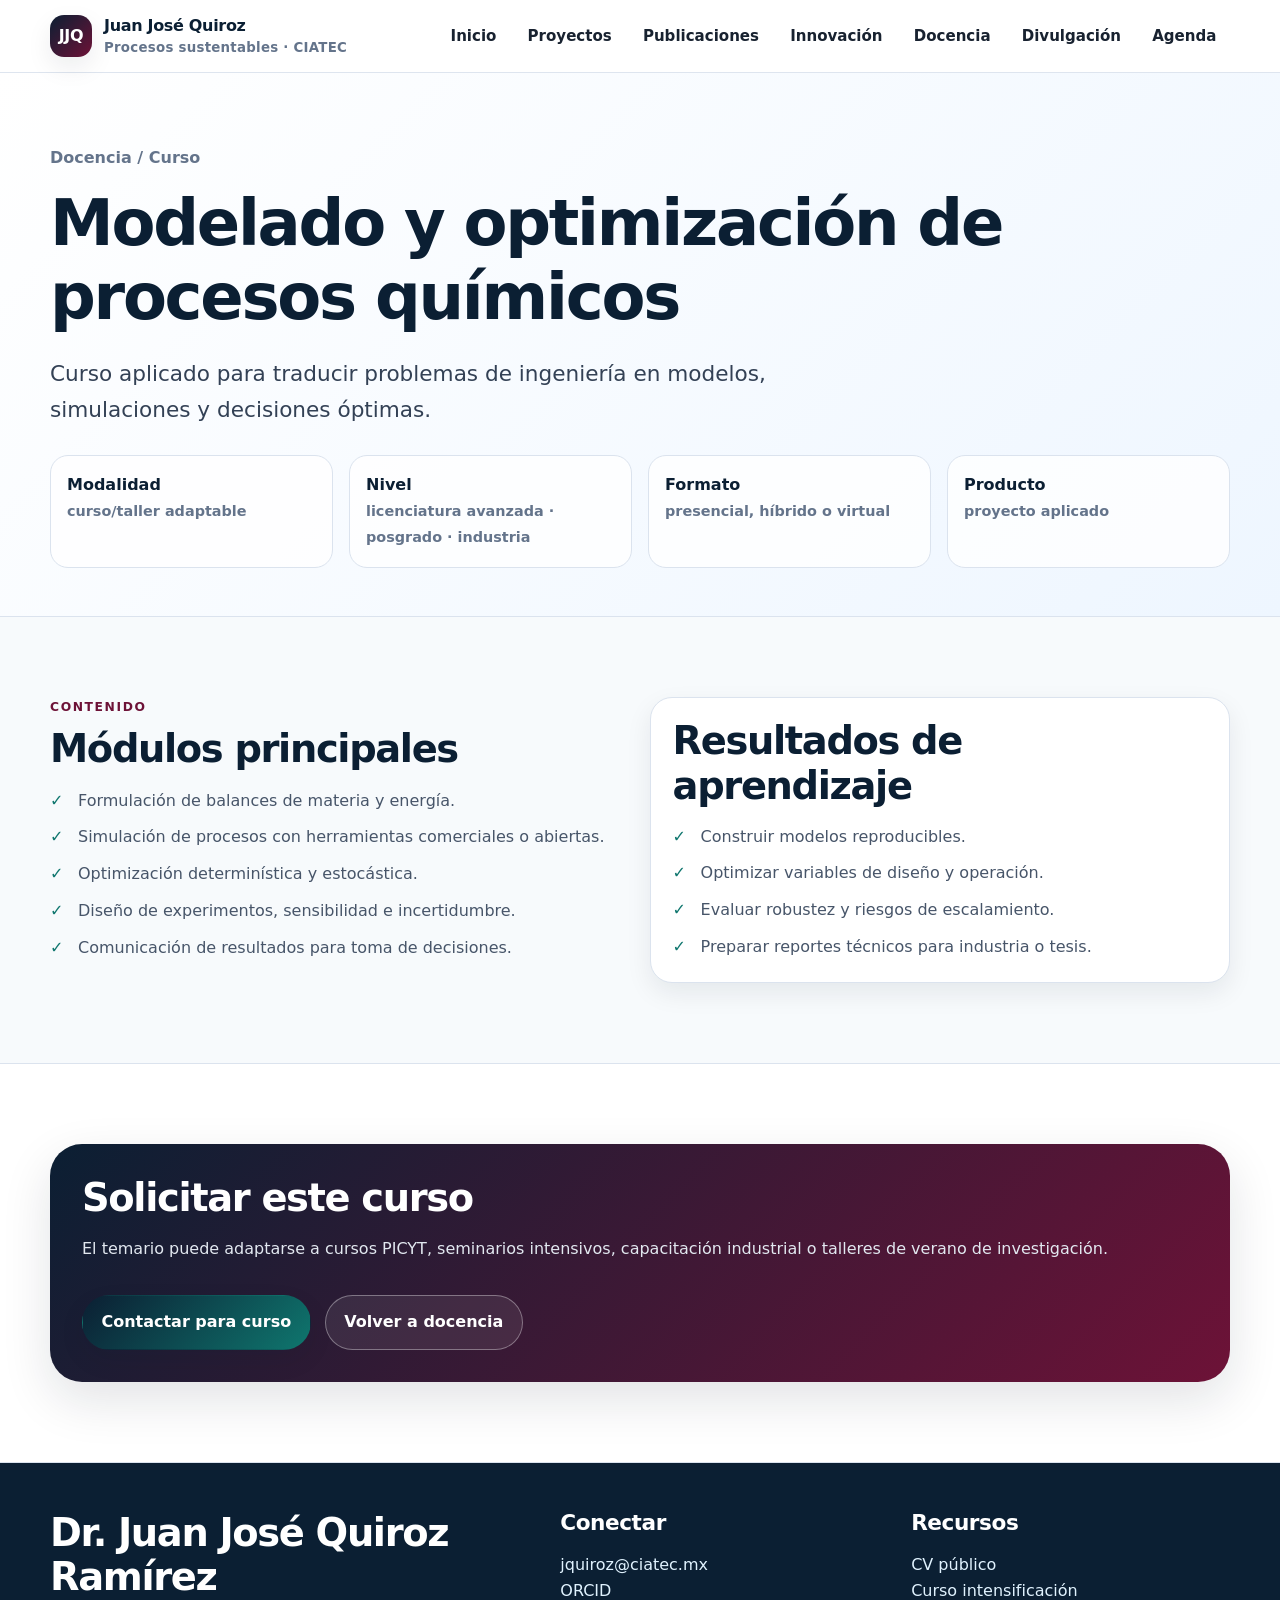
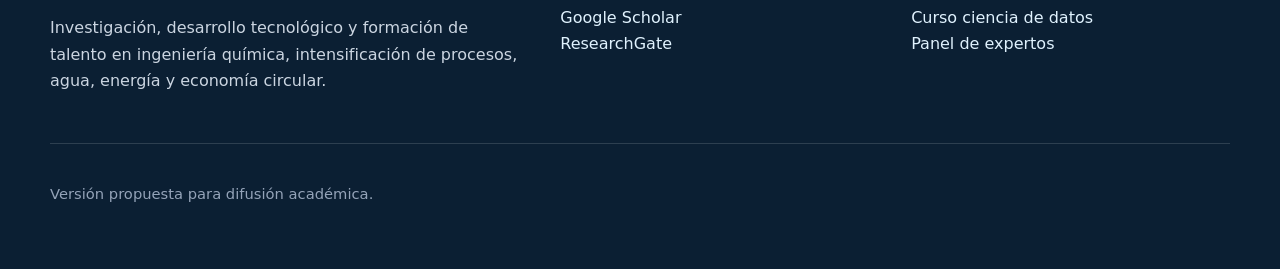
<file: curso_OBIM-5.html>
<!doctype html>
<html lang="es">
<head>
  <meta charset="utf-8">
  <meta name="viewport" content="width=device-width, initial-scale=1">
  <meta name="description" content="Curso propuesto sobre modelado y optimización de procesos químicos.">
  <title>Curso: Modelado y optimización de procesos</title>
  <link rel="stylesheet" href="assets/css/styles.css">
  <meta property="og:title" content="Curso: Modelado y optimización de procesos">
  <meta property="og:description" content="Curso propuesto sobre modelado y optimización de procesos químicos.">
  <meta property="og:type" content="website">
  <meta name="theme-color" content="#0b1f33">
  
</head>
<body>

<a class="skip-link" href="#contenido">Saltar al contenido</a>
<header class="site-header">
  <div class="container navbar">
    <a class="brand" href="index.html" aria-label="Inicio">
      <span class="brand-mark">JJQ</span>
      <span>Juan José Quiroz<small>Procesos sustentables · CIATEC</small></span>
    </a>
    <button class="nav-toggle" type="button" aria-label="Abrir menú" aria-expanded="false">☰</button>
    <nav aria-label="Navegación principal">
      <ul class="nav-menu">
        <li><a href="index.html">Inicio</a></li>
        <li><a href="proyectos.html">Proyectos</a></li>
        <li><a href="publicaciones.html">Publicaciones</a></li>
        <li><a href="desarrollo-tecnologico.html">Innovación</a></li>
        <li><a href="docencia.html">Docencia</a></li>
        <li><a href="divulgacion.html">Divulgación</a></li>
        <li><a href="agenda.html">Agenda</a></li>
      </ul>
    </nav>
  </div>
</header>
<main id="contenido">

<section class="page-hero"><div class="container"><div class="breadcrumb"><a href="docencia.html">Docencia</a> / Curso</div><h1>Modelado y optimización de procesos químicos</h1><p class="lead">Curso aplicado para traducir problemas de ingeniería en modelos, simulaciones y decisiones óptimas.</p><div class="info-strip"><div class="item"><b>Modalidad</b><span>curso/taller adaptable</span></div><div class="item"><b>Nivel</b><span>licenciatura avanzada · posgrado · industria</span></div><div class="item"><b>Formato</b><span>presencial, híbrido o virtual</span></div><div class="item"><b>Producto</b><span>proyecto aplicado</span></div></div></div></section>
<section class="section"><div class="container grid grid-2"><div><div class="kicker">Contenido</div><h2>Módulos principales</h2><ul class="check-list"><li>Formulación de balances de materia y energía.</li><li>Simulación de procesos con herramientas comerciales o abiertas.</li><li>Optimización determinística y estocástica.</li><li>Diseño de experimentos, sensibilidad e incertidumbre.</li><li>Comunicación de resultados para toma de decisiones.</li></ul></div><div class="card"><h2>Resultados de aprendizaje</h2><ul class="check-list"><li>Construir modelos reproducibles.</li><li>Optimizar variables de diseño y operación.</li><li>Evaluar robustez y riesgos de escalamiento.</li><li>Preparar reportes técnicos para industria o tesis.</li></ul></div></div></section>
<section class="section section-white"><div class="container callout"><h2>Solicitar este curso</h2><p>El temario puede adaptarse a cursos PICYT, seminarios intensivos, capacitación industrial o talleres de verano de investigación.</p><div class="actions"><a class="btn btn-primary" href="mailto:jquiroz@ciatec.mx">Contactar para curso</a><a class="btn btn-outline" href="docencia.html">Volver a docencia</a></div></div></section>

</main>

<footer class="site-footer">
  <div class="container footer-grid">
    <div>
      <h2>Dr. Juan José Quiroz Ramírez</h2>
      <p>Investigación, desarrollo tecnológico y formación de talento en ingeniería química, intensificación de procesos, agua, energía y economía circular.</p>
    </div>
    <div>
      <h3>Conectar</h3>
      <p><a href="mailto:jquiroz@ciatec.mx">jquiroz@ciatec.mx</a><br>
      <a href="https://orcid.org/0000-0002-9005-738X" target="_blank" rel="noopener">ORCID</a><br>
      <a href="https://scholar.google.com/citations?user=GMFQFMOAAAAJ&hl=en" target="_blank" rel="noopener">Google Scholar</a><br>
      <a href="https://www.researchgate.net/profile/Juan-Quiroz-Ramirez" target="_blank" rel="noopener">ResearchGate</a></p>
    </div>
    <div>
      <h3>Recursos</h3>
      <p><a href="cv_publico.html">CV público</a><br>
      <a href="curso01.html">Curso intensificación</a><br>
      <a href="curso_mapas_R.html">Curso ciencia de datos</a><br>
      <a href="panel_expertos.md">Panel de expertos</a></p>
    </div>
  </div>
  <div class="container footer-bottom">
    <p>Versión propuesta para difusión académica.</p>
  </div>
</footer>
<script src="assets/js/main.js"></script>

</body>
</html>
</file>
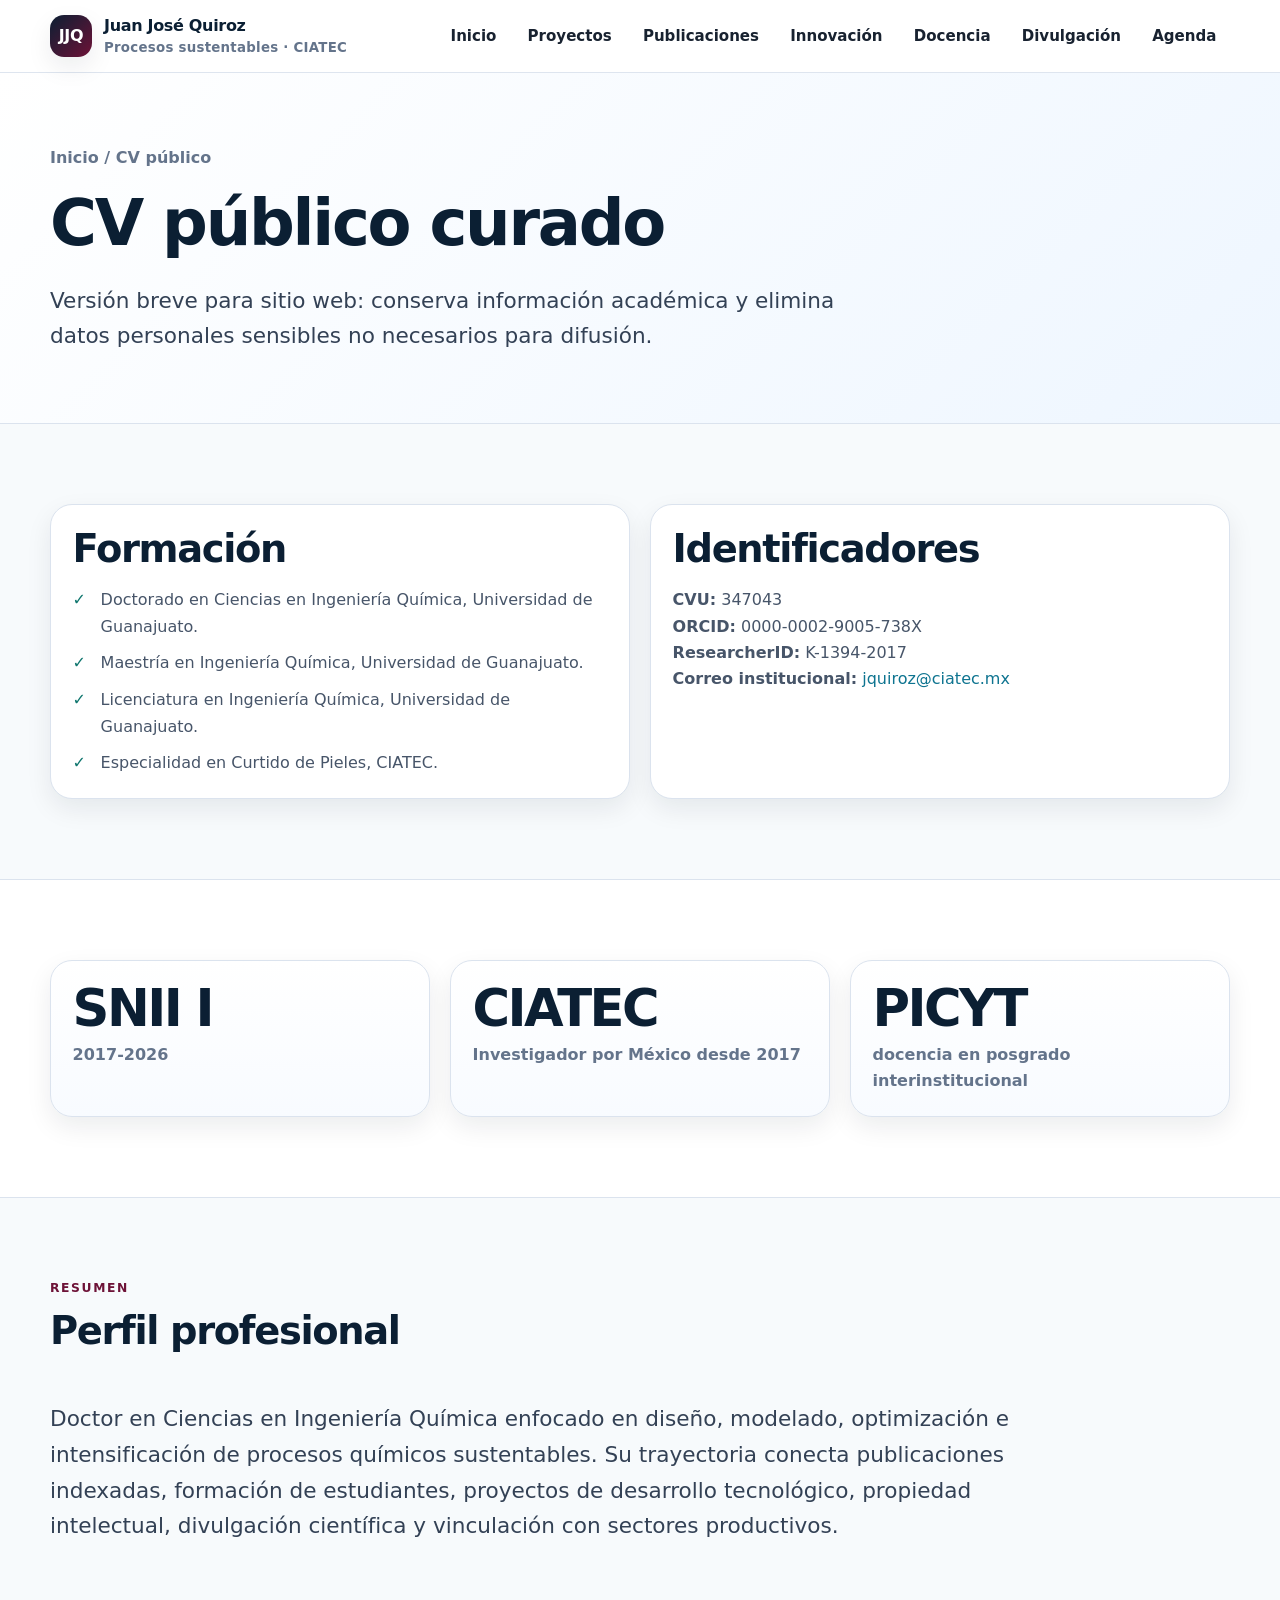
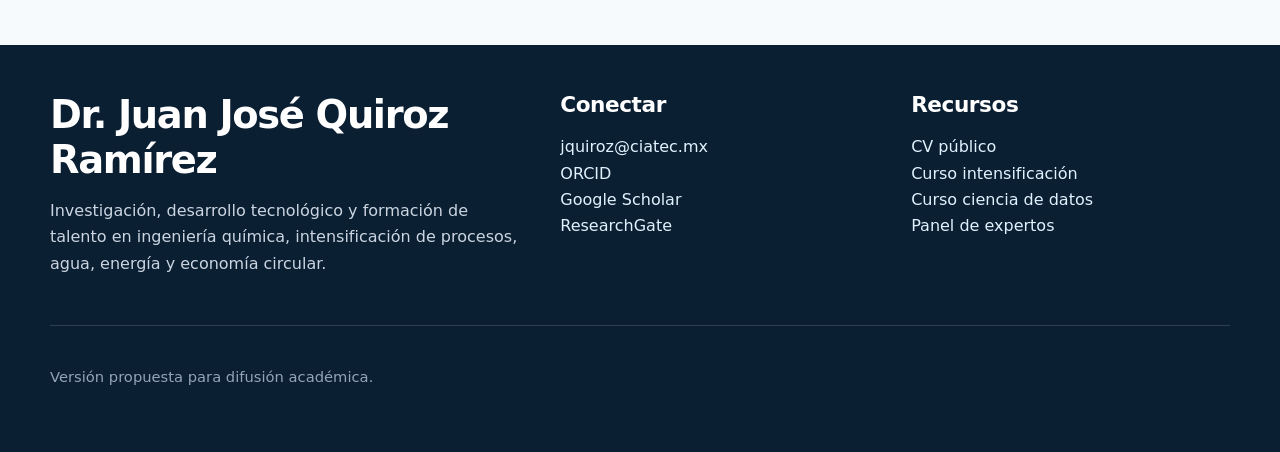
<file: cv_publico.html>
<!doctype html>
<html lang="es">
<head>
  <meta charset="utf-8">
  <meta name="viewport" content="width=device-width, initial-scale=1">
  <meta name="description" content="CV público curado del Dr. Juan José Quiroz Ramírez.">
  <title>CV público | Dr. Juan José Quiroz Ramírez</title>
  <link rel="stylesheet" href="assets/css/styles.css">
  <meta property="og:title" content="CV público | Dr. Juan José Quiroz Ramírez">
  <meta property="og:description" content="CV público curado del Dr. Juan José Quiroz Ramírez.">
  <meta property="og:type" content="website">
  <meta name="theme-color" content="#0b1f33">
  
</head>
<body>

<a class="skip-link" href="#contenido">Saltar al contenido</a>
<header class="site-header">
  <div class="container navbar">
    <a class="brand" href="index.html" aria-label="Inicio">
      <span class="brand-mark">JJQ</span>
      <span>Juan José Quiroz<small>Procesos sustentables · CIATEC</small></span>
    </a>
    <button class="nav-toggle" type="button" aria-label="Abrir menú" aria-expanded="false">☰</button>
    <nav aria-label="Navegación principal">
      <ul class="nav-menu">
        <li><a href="index.html">Inicio</a></li>
        <li><a href="proyectos.html">Proyectos</a></li>
        <li><a href="publicaciones.html">Publicaciones</a></li>
        <li><a href="desarrollo-tecnologico.html">Innovación</a></li>
        <li><a href="docencia.html">Docencia</a></li>
        <li><a href="divulgacion.html">Divulgación</a></li>
        <li><a href="agenda.html">Agenda</a></li>
      </ul>
    </nav>
  </div>
</header>
<main id="contenido">

<section class="page-hero"><div class="container"><div class="breadcrumb"><a href="index.html">Inicio</a> / CV público</div><h1>CV público curado</h1><p class="lead">Versión breve para sitio web: conserva información académica y elimina datos personales sensibles no necesarios para difusión.</p></div></section>
<section class="section"><div class="container grid grid-2"><div class="card"><h2>Formación</h2><ul class="check-list"><li>Doctorado en Ciencias en Ingeniería Química, Universidad de Guanajuato.</li><li>Maestría en Ingeniería Química, Universidad de Guanajuato.</li><li>Licenciatura en Ingeniería Química, Universidad de Guanajuato.</li><li>Especialidad en Curtido de Pieles, CIATEC.</li></ul></div><div class="card"><h2>Identificadores</h2><p><b>CVU:</b> 347043<br><b>ORCID:</b> 0000-0002-9005-738X<br><b>ResearcherID:</b> K-1394-2017<br><b>Correo institucional:</b> <a href="mailto:jquiroz@ciatec.mx">jquiroz@ciatec.mx</a></p></div></div></section>
<section class="section section-white"><div class="container"><div class="grid grid-3"><div class="stat"><strong>SNII I</strong><span>2017-2026</span></div><div class="stat"><strong>CIATEC</strong><span>Investigador por México desde 2017</span></div><div class="stat"><strong>PICYT</strong><span>docencia en posgrado interinstitucional</span></div></div></div></section>
<section class="section"><div class="container"><div class="section-head"><div><div class="kicker">Resumen</div><h2>Perfil profesional</h2></div></div><p class="lead">Doctor en Ciencias en Ingeniería Química enfocado en diseño, modelado, optimización e intensificación de procesos químicos sustentables. Su trayectoria conecta publicaciones indexadas, formación de estudiantes, proyectos de desarrollo tecnológico, propiedad intelectual, divulgación científica y vinculación con sectores productivos.</p></div></section>

</main>

<footer class="site-footer">
  <div class="container footer-grid">
    <div>
      <h2>Dr. Juan José Quiroz Ramírez</h2>
      <p>Investigación, desarrollo tecnológico y formación de talento en ingeniería química, intensificación de procesos, agua, energía y economía circular.</p>
    </div>
    <div>
      <h3>Conectar</h3>
      <p><a href="mailto:jquiroz@ciatec.mx">jquiroz@ciatec.mx</a><br>
      <a href="https://orcid.org/0000-0002-9005-738X" target="_blank" rel="noopener">ORCID</a><br>
      <a href="https://scholar.google.com/citations?user=GMFQFMOAAAAJ&hl=en" target="_blank" rel="noopener">Google Scholar</a><br>
      <a href="https://www.researchgate.net/profile/Juan-Quiroz-Ramirez" target="_blank" rel="noopener">ResearchGate</a></p>
    </div>
    <div>
      <h3>Recursos</h3>
      <p><a href="cv_publico.html">CV público</a><br>
      <a href="curso01.html">Curso intensificación</a><br>
      <a href="curso_mapas_R.html">Curso ciencia de datos</a><br>
      <a href="panel_expertos.md">Panel de expertos</a></p>
    </div>
  </div>
  <div class="container footer-bottom">
    <p>Versión propuesta para difusión académica.</p>
  </div>
</footer>
<script src="assets/js/main.js"></script>

</body>
</html>
</file>
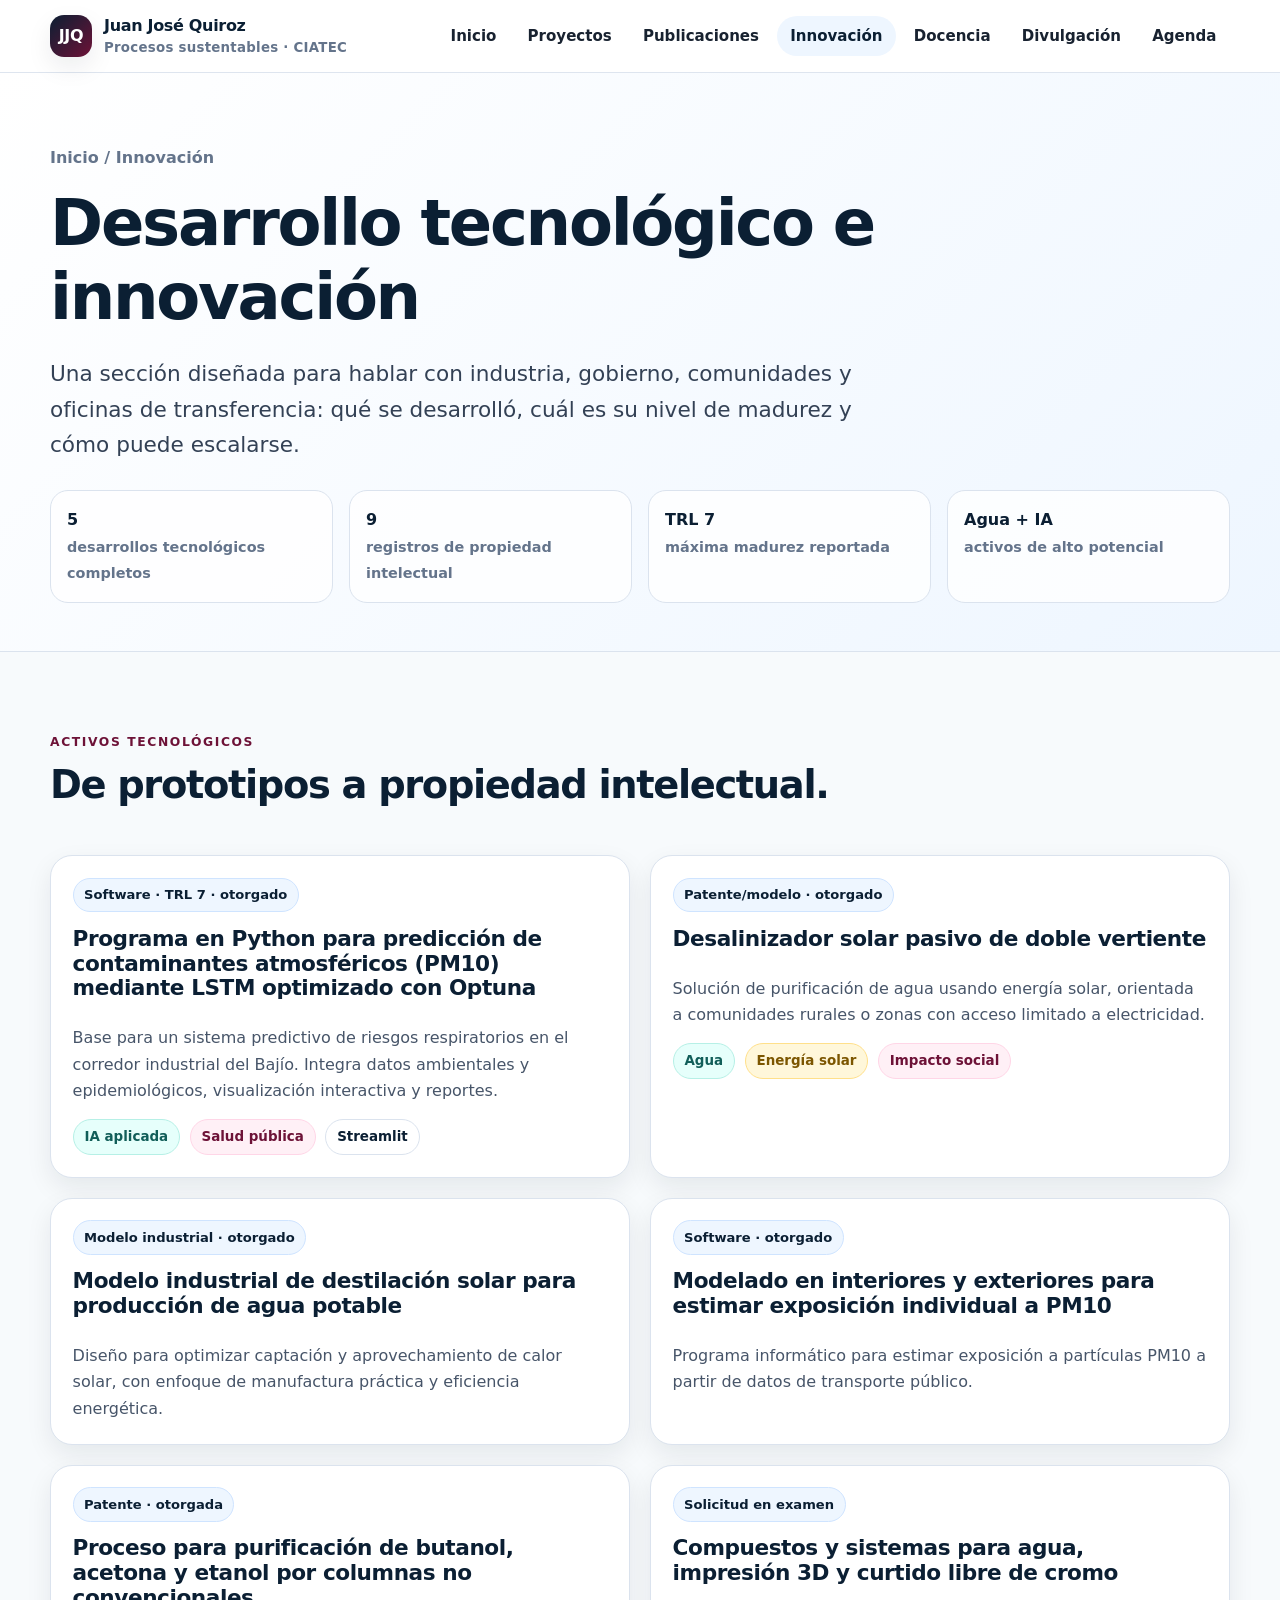
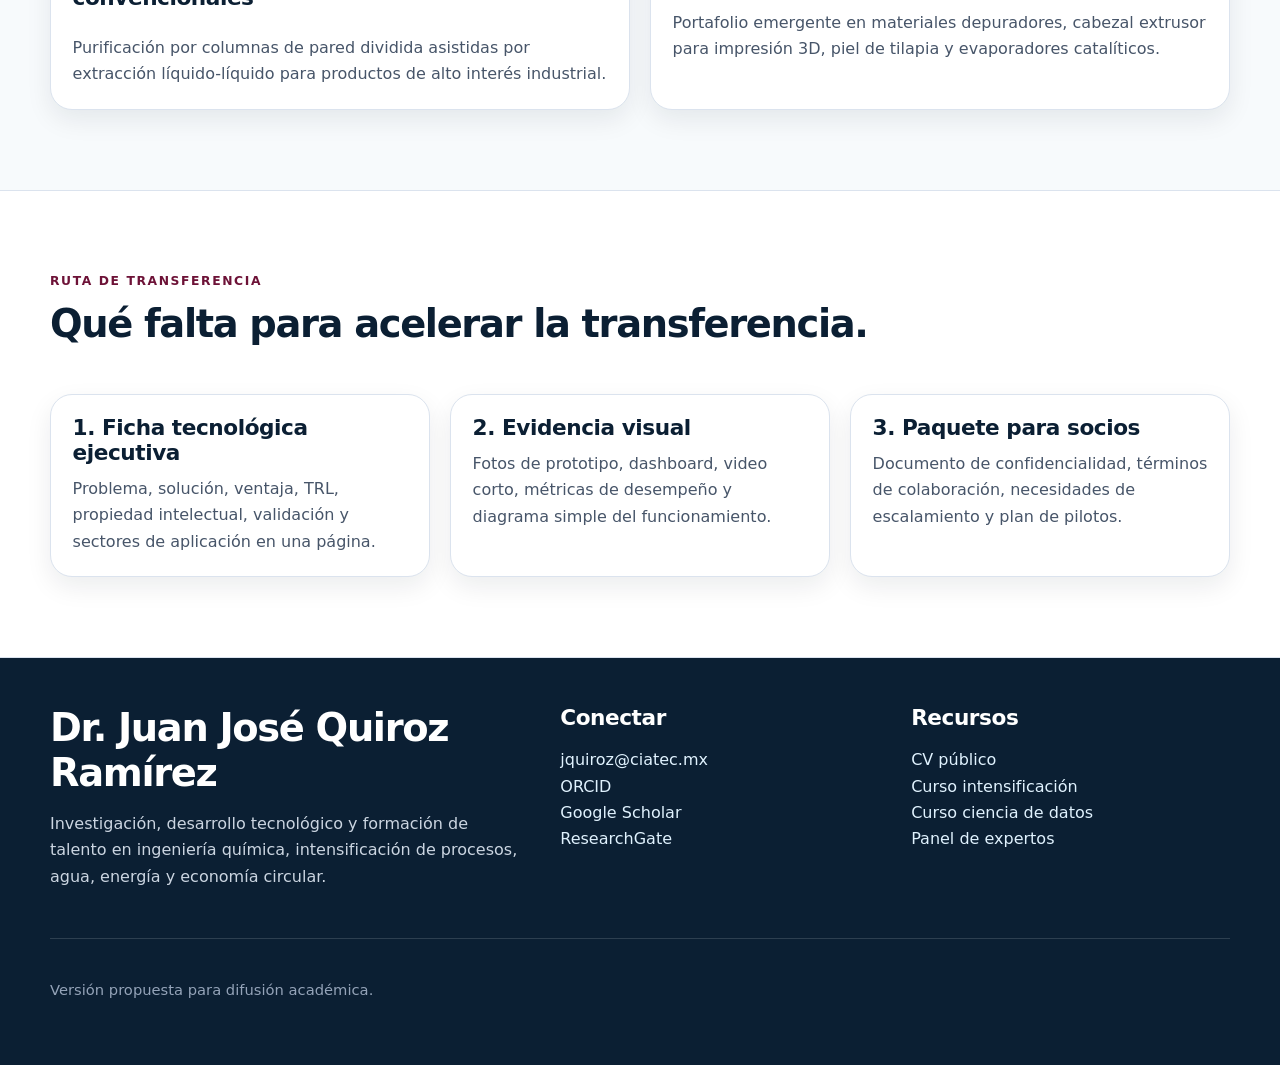
<file: desarrollo-tecnologico.html>
<!doctype html>
<html lang="es">
<head>
  <meta charset="utf-8">
  <meta name="viewport" content="width=device-width, initial-scale=1">
  <meta name="description" content="Desarrollos tecnológicos, propiedad intelectual y transferencia del Dr. Juan José Quiroz Ramírez.">
  <title>Innovación | Dr. Juan José Quiroz Ramírez</title>
  <link rel="stylesheet" href="assets/css/styles.css">
  <meta property="og:title" content="Innovación | Dr. Juan José Quiroz Ramírez">
  <meta property="og:description" content="Desarrollos tecnológicos, propiedad intelectual y transferencia del Dr. Juan José Quiroz Ramírez.">
  <meta property="og:type" content="website">
  <meta name="theme-color" content="#0b1f33">
  
</head>
<body>

<a class="skip-link" href="#contenido">Saltar al contenido</a>
<header class="site-header">
  <div class="container navbar">
    <a class="brand" href="index.html" aria-label="Inicio">
      <span class="brand-mark">JJQ</span>
      <span>Juan José Quiroz<small>Procesos sustentables · CIATEC</small></span>
    </a>
    <button class="nav-toggle" type="button" aria-label="Abrir menú" aria-expanded="false">☰</button>
    <nav aria-label="Navegación principal">
      <ul class="nav-menu">
        <li><a href="index.html">Inicio</a></li>
        <li><a href="proyectos.html">Proyectos</a></li>
        <li><a href="publicaciones.html">Publicaciones</a></li>
        <li><a href="desarrollo-tecnologico.html">Innovación</a></li>
        <li><a href="docencia.html">Docencia</a></li>
        <li><a href="divulgacion.html">Divulgación</a></li>
        <li><a href="agenda.html">Agenda</a></li>
      </ul>
    </nav>
  </div>
</header>
<main id="contenido">

<section class="page-hero"><div class="container"><div class="breadcrumb"><a href="index.html">Inicio</a> / Innovación</div><h1>Desarrollo tecnológico e innovación</h1><p class="lead">Una sección diseñada para hablar con industria, gobierno, comunidades y oficinas de transferencia: qué se desarrolló, cuál es su nivel de madurez y cómo puede escalarse.</p><div class="info-strip"><div class="item"><b>5</b><span>desarrollos tecnológicos completos</span></div><div class="item"><b>9</b><span>registros de propiedad intelectual</span></div><div class="item"><b>TRL 7</b><span>máxima madurez reportada</span></div><div class="item"><b>Agua + IA</b><span>activos de alto potencial</span></div></div></div></section>
<section class="section"><div class="container"><div class="section-head"><div><div class="kicker">Activos tecnológicos</div><h2>De prototipos a propiedad intelectual.</h2></div></div><div class="grid grid-2">
<article id="pm10" class="card project-card"><span class="trl">Software · TRL 7 · otorgado</span><h3>Programa en Python para predicción de contaminantes atmosféricos (PM10) mediante LSTM optimizado con Optuna</h3><p>Base para un sistema predictivo de riesgos respiratorios en el corredor industrial del Bajío. Integra datos ambientales y epidemiológicos, visualización interactiva y reportes.</p><div class="badges"><span class="badge teal">IA aplicada</span><span class="badge wine">Salud pública</span><span class="badge">Streamlit</span></div></article>
<article class="card project-card"><span class="trl">Patente/modelo · otorgado</span><h3>Desalinizador solar pasivo de doble vertiente</h3><p>Solución de purificación de agua usando energía solar, orientada a comunidades rurales o zonas con acceso limitado a electricidad.</p><div class="badges"><span class="badge teal">Agua</span><span class="badge gold">Energía solar</span><span class="badge wine">Impacto social</span></div></article>
<article class="card project-card"><span class="trl">Modelo industrial · otorgado</span><h3>Modelo industrial de destilación solar para producción de agua potable</h3><p>Diseño para optimizar captación y aprovechamiento de calor solar, con enfoque de manufactura práctica y eficiencia energética.</p></article>
<article class="card project-card"><span class="trl">Software · otorgado</span><h3>Modelado en interiores y exteriores para estimar exposición individual a PM10</h3><p>Programa informático para estimar exposición a partículas PM10 a partir de datos de transporte público.</p></article>
<article class="card project-card"><span class="trl">Patente · otorgada</span><h3>Proceso para purificación de butanol, acetona y etanol por columnas no convencionales</h3><p>Purificación por columnas de pared dividida asistidas por extracción líquido-líquido para productos de alto interés industrial.</p></article>
<article class="card project-card"><span class="trl">Solicitud en examen</span><h3>Compuestos y sistemas para agua, impresión 3D y curtido libre de cromo</h3><p>Portafolio emergente en materiales depuradores, cabezal extrusor para impresión 3D, piel de tilapia y evaporadores catalíticos.</p></article>
</div></div></section>
<section class="section section-white"><div class="container"><div class="section-head"><div><div class="kicker">Ruta de transferencia</div><h2>Qué falta para acelerar la transferencia.</h2></div></div><div class="grid grid-3"><article class="card"><h3>1. Ficha tecnológica ejecutiva</h3><p>Problema, solución, ventaja, TRL, propiedad intelectual, validación y sectores de aplicación en una página.</p></article><article class="card"><h3>2. Evidencia visual</h3><p>Fotos de prototipo, dashboard, video corto, métricas de desempeño y diagrama simple del funcionamiento.</p></article><article class="card"><h3>3. Paquete para socios</h3><p>Documento de confidencialidad, términos de colaboración, necesidades de escalamiento y plan de pilotos.</p></article></div></div></section>

</main>

<footer class="site-footer">
  <div class="container footer-grid">
    <div>
      <h2>Dr. Juan José Quiroz Ramírez</h2>
      <p>Investigación, desarrollo tecnológico y formación de talento en ingeniería química, intensificación de procesos, agua, energía y economía circular.</p>
    </div>
    <div>
      <h3>Conectar</h3>
      <p><a href="mailto:jquiroz@ciatec.mx">jquiroz@ciatec.mx</a><br>
      <a href="https://orcid.org/0000-0002-9005-738X" target="_blank" rel="noopener">ORCID</a><br>
      <a href="https://scholar.google.com/citations?user=GMFQFMOAAAAJ&hl=en" target="_blank" rel="noopener">Google Scholar</a><br>
      <a href="https://www.researchgate.net/profile/Juan-Quiroz-Ramirez" target="_blank" rel="noopener">ResearchGate</a></p>
    </div>
    <div>
      <h3>Recursos</h3>
      <p><a href="cv_publico.html">CV público</a><br>
      <a href="curso01.html">Curso intensificación</a><br>
      <a href="curso_mapas_R.html">Curso ciencia de datos</a><br>
      <a href="panel_expertos.md">Panel de expertos</a></p>
    </div>
  </div>
  <div class="container footer-bottom">
    <p>Versión propuesta para difusión académica.</p>
  </div>
</footer>
<script src="assets/js/main.js"></script>

</body>
</html>
</file>
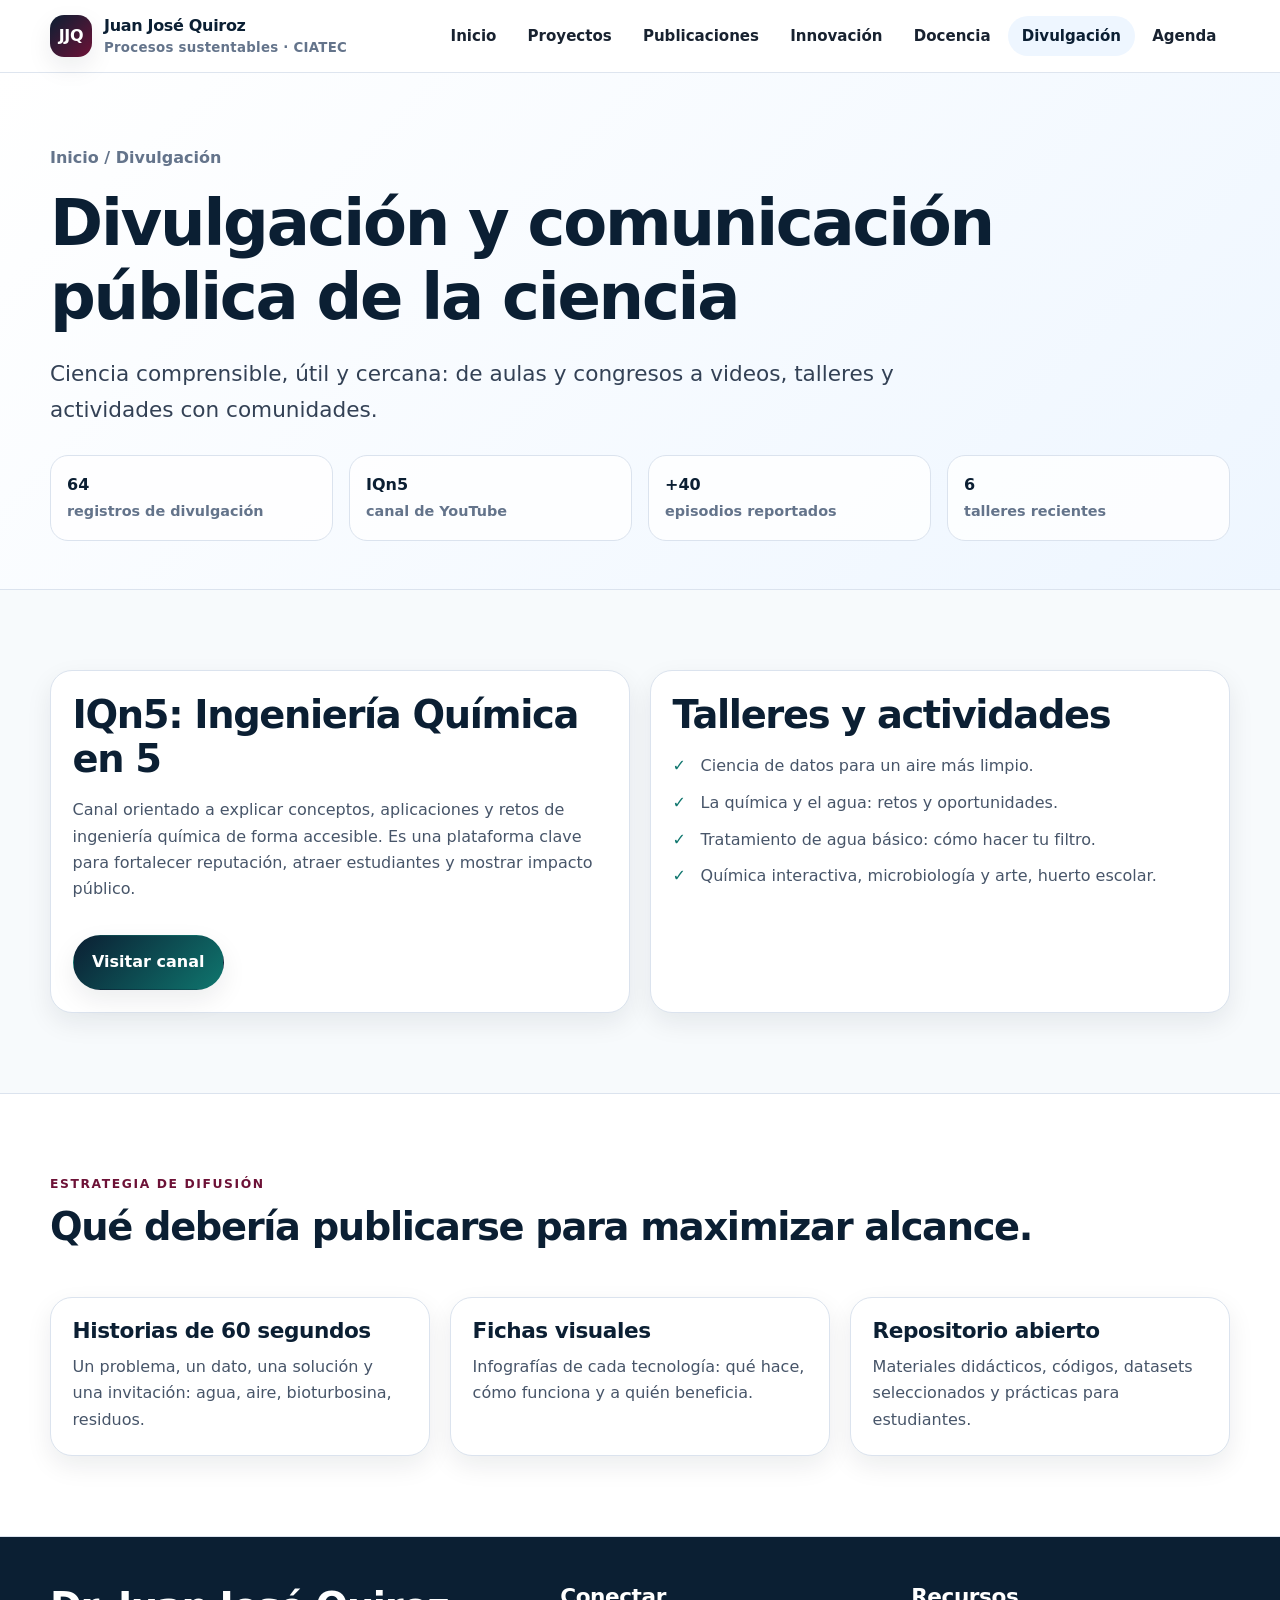
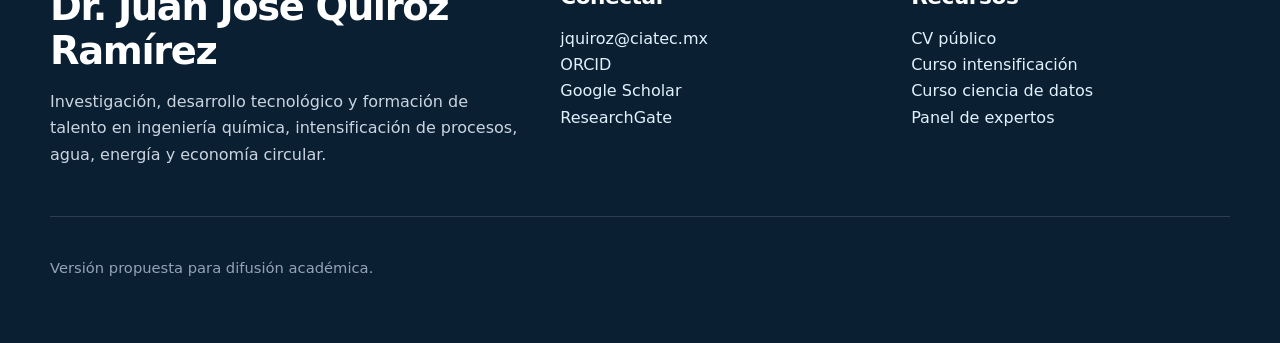
<file: divulgacion.html>
<!doctype html>
<html lang="es">
<head>
  <meta charset="utf-8">
  <meta name="viewport" content="width=device-width, initial-scale=1">
  <meta name="description" content="Divulgación científica y comunicación pública del Dr. Juan José Quiroz Ramírez.">
  <title>Divulgación | Dr. Juan José Quiroz Ramírez</title>
  <link rel="stylesheet" href="assets/css/styles.css">
  <meta property="og:title" content="Divulgación | Dr. Juan José Quiroz Ramírez">
  <meta property="og:description" content="Divulgación científica y comunicación pública del Dr. Juan José Quiroz Ramírez.">
  <meta property="og:type" content="website">
  <meta name="theme-color" content="#0b1f33">
  
</head>
<body>

<a class="skip-link" href="#contenido">Saltar al contenido</a>
<header class="site-header">
  <div class="container navbar">
    <a class="brand" href="index.html" aria-label="Inicio">
      <span class="brand-mark">JJQ</span>
      <span>Juan José Quiroz<small>Procesos sustentables · CIATEC</small></span>
    </a>
    <button class="nav-toggle" type="button" aria-label="Abrir menú" aria-expanded="false">☰</button>
    <nav aria-label="Navegación principal">
      <ul class="nav-menu">
        <li><a href="index.html">Inicio</a></li>
        <li><a href="proyectos.html">Proyectos</a></li>
        <li><a href="publicaciones.html">Publicaciones</a></li>
        <li><a href="desarrollo-tecnologico.html">Innovación</a></li>
        <li><a href="docencia.html">Docencia</a></li>
        <li><a href="divulgacion.html">Divulgación</a></li>
        <li><a href="agenda.html">Agenda</a></li>
      </ul>
    </nav>
  </div>
</header>
<main id="contenido">

<section class="page-hero"><div class="container"><div class="breadcrumb"><a href="index.html">Inicio</a> / Divulgación</div><h1>Divulgación y comunicación pública de la ciencia</h1><p class="lead">Ciencia comprensible, útil y cercana: de aulas y congresos a videos, talleres y actividades con comunidades.</p><div class="info-strip"><div class="item"><b>64</b><span>registros de divulgación</span></div><div class="item"><b>IQn5</b><span>canal de YouTube</span></div><div class="item"><b>+40</b><span>episodios reportados</span></div><div class="item"><b>6</b><span>talleres recientes</span></div></div></div></section>
<section class="section"><div class="container grid grid-2"><div class="card"><h2>IQn5: Ingeniería Química en 5</h2><p>Canal orientado a explicar conceptos, aplicaciones y retos de ingeniería química de forma accesible. Es una plataforma clave para fortalecer reputación, atraer estudiantes y mostrar impacto público.</p><div class="actions"><a class="btn btn-primary" href="https://www.youtube.com/@ingenieriaquimicaen5iqn55" target="_blank" rel="noopener">Visitar canal</a></div></div><div class="card"><h2>Talleres y actividades</h2><ul class="check-list"><li>Ciencia de datos para un aire más limpio.</li><li>La química y el agua: retos y oportunidades.</li><li>Tratamiento de agua básico: cómo hacer tu filtro.</li><li>Química interactiva, microbiología y arte, huerto escolar.</li></ul></div></div></section>
<section class="section section-white"><div class="container"><div class="section-head"><div><div class="kicker">Estrategia de difusión</div><h2>Qué debería publicarse para maximizar alcance.</h2></div></div><div class="grid grid-3"><article class="card"><h3>Historias de 60 segundos</h3><p>Un problema, un dato, una solución y una invitación: agua, aire, bioturbosina, residuos.</p></article><article class="card"><h3>Fichas visuales</h3><p>Infografías de cada tecnología: qué hace, cómo funciona y a quién beneficia.</p></article><article class="card"><h3>Repositorio abierto</h3><p>Materiales didácticos, códigos, datasets seleccionados y prácticas para estudiantes.</p></article></div></div></section>

</main>

<footer class="site-footer">
  <div class="container footer-grid">
    <div>
      <h2>Dr. Juan José Quiroz Ramírez</h2>
      <p>Investigación, desarrollo tecnológico y formación de talento en ingeniería química, intensificación de procesos, agua, energía y economía circular.</p>
    </div>
    <div>
      <h3>Conectar</h3>
      <p><a href="mailto:jquiroz@ciatec.mx">jquiroz@ciatec.mx</a><br>
      <a href="https://orcid.org/0000-0002-9005-738X" target="_blank" rel="noopener">ORCID</a><br>
      <a href="https://scholar.google.com/citations?user=GMFQFMOAAAAJ&hl=en" target="_blank" rel="noopener">Google Scholar</a><br>
      <a href="https://www.researchgate.net/profile/Juan-Quiroz-Ramirez" target="_blank" rel="noopener">ResearchGate</a></p>
    </div>
    <div>
      <h3>Recursos</h3>
      <p><a href="cv_publico.html">CV público</a><br>
      <a href="curso01.html">Curso intensificación</a><br>
      <a href="curso_mapas_R.html">Curso ciencia de datos</a><br>
      <a href="panel_expertos.md">Panel de expertos</a></p>
    </div>
  </div>
  <div class="container footer-bottom">
    <p>Versión propuesta para difusión académica.</p>
  </div>
</footer>
<script src="assets/js/main.js"></script>

</body>
</html>
</file>
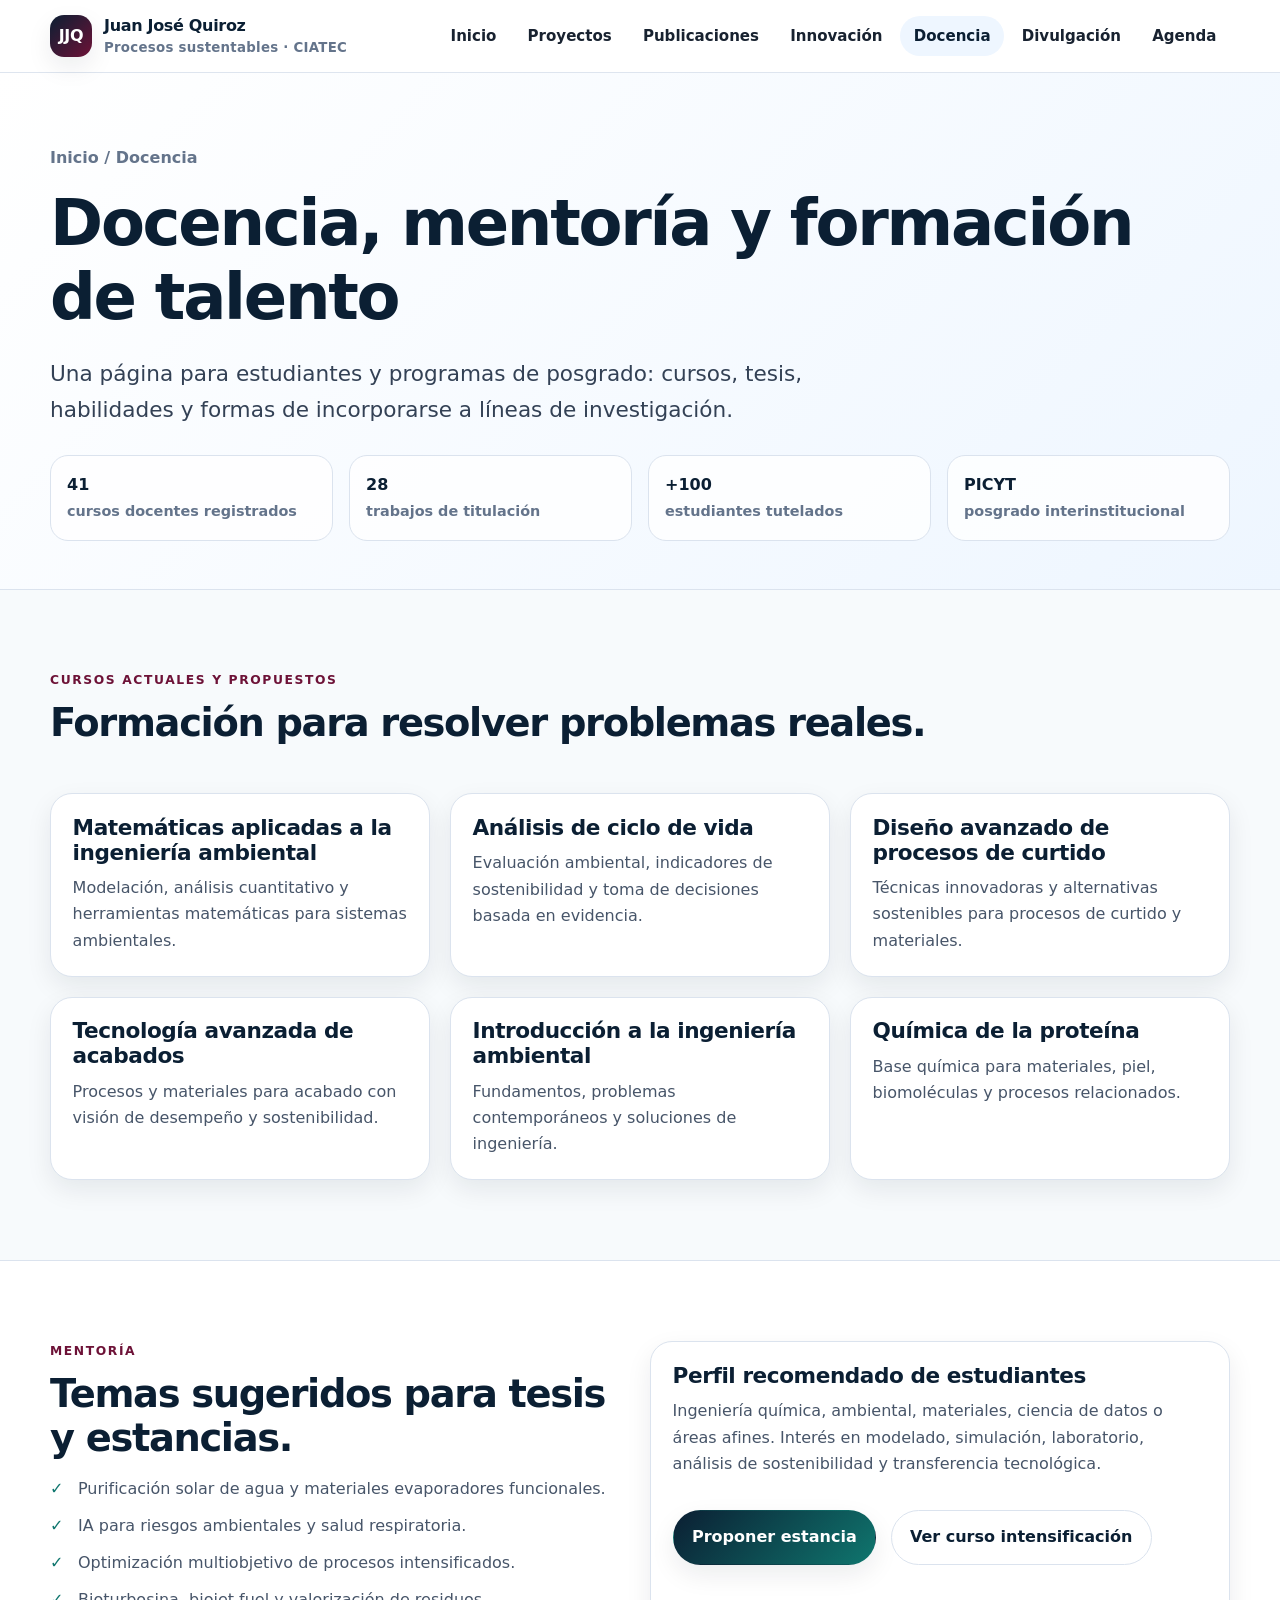
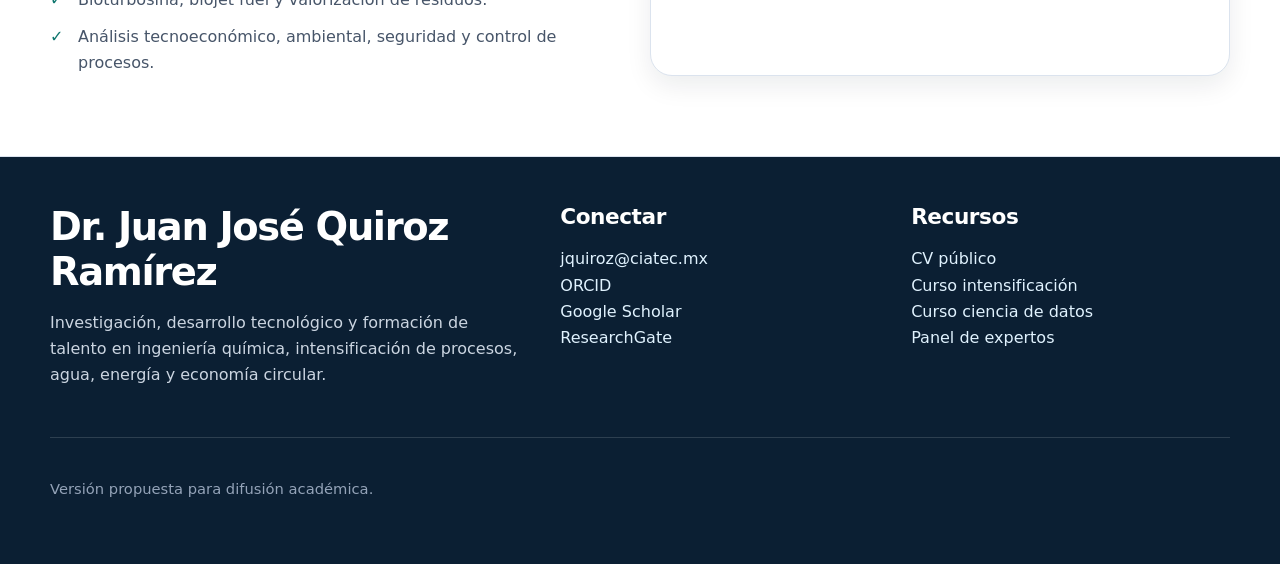
<file: docencia.html>
<!doctype html>
<html lang="es">
<head>
  <meta charset="utf-8">
  <meta name="viewport" content="width=device-width, initial-scale=1">
  <meta name="description" content="Docencia, dirección de tesis y formación de talento del Dr. Juan José Quiroz Ramírez.">
  <title>Docencia | Dr. Juan José Quiroz Ramírez</title>
  <link rel="stylesheet" href="assets/css/styles.css">
  <meta property="og:title" content="Docencia | Dr. Juan José Quiroz Ramírez">
  <meta property="og:description" content="Docencia, dirección de tesis y formación de talento del Dr. Juan José Quiroz Ramírez.">
  <meta property="og:type" content="website">
  <meta name="theme-color" content="#0b1f33">
  
</head>
<body>

<a class="skip-link" href="#contenido">Saltar al contenido</a>
<header class="site-header">
  <div class="container navbar">
    <a class="brand" href="index.html" aria-label="Inicio">
      <span class="brand-mark">JJQ</span>
      <span>Juan José Quiroz<small>Procesos sustentables · CIATEC</small></span>
    </a>
    <button class="nav-toggle" type="button" aria-label="Abrir menú" aria-expanded="false">☰</button>
    <nav aria-label="Navegación principal">
      <ul class="nav-menu">
        <li><a href="index.html">Inicio</a></li>
        <li><a href="proyectos.html">Proyectos</a></li>
        <li><a href="publicaciones.html">Publicaciones</a></li>
        <li><a href="desarrollo-tecnologico.html">Innovación</a></li>
        <li><a href="docencia.html">Docencia</a></li>
        <li><a href="divulgacion.html">Divulgación</a></li>
        <li><a href="agenda.html">Agenda</a></li>
      </ul>
    </nav>
  </div>
</header>
<main id="contenido">

<section class="page-hero"><div class="container"><div class="breadcrumb"><a href="index.html">Inicio</a> / Docencia</div><h1>Docencia, mentoría y formación de talento</h1><p class="lead">Una página para estudiantes y programas de posgrado: cursos, tesis, habilidades y formas de incorporarse a líneas de investigación.</p><div class="info-strip"><div class="item"><b>41</b><span>cursos docentes registrados</span></div><div class="item"><b>28</b><span>trabajos de titulación</span></div><div class="item"><b>+100</b><span>estudiantes tutelados</span></div><div class="item"><b>PICYT</b><span>posgrado interinstitucional</span></div></div></div></section>
<section class="section"><div class="container"><div class="section-head"><div><div class="kicker">Cursos actuales y propuestos</div><h2>Formación para resolver problemas reales.</h2></div></div><div class="grid grid-3"><article class="card"><h3>Matemáticas aplicadas a la ingeniería ambiental</h3><p>Modelación, análisis cuantitativo y herramientas matemáticas para sistemas ambientales.</p></article><article class="card"><h3>Análisis de ciclo de vida</h3><p>Evaluación ambiental, indicadores de sostenibilidad y toma de decisiones basada en evidencia.</p></article><article class="card"><h3>Diseño avanzado de procesos de curtido</h3><p>Técnicas innovadoras y alternativas sostenibles para procesos de curtido y materiales.</p></article><article class="card"><h3>Tecnología avanzada de acabados</h3><p>Procesos y materiales para acabado con visión de desempeño y sostenibilidad.</p></article><article class="card"><h3>Introducción a la ingeniería ambiental</h3><p>Fundamentos, problemas contemporáneos y soluciones de ingeniería.</p></article><article class="card"><h3>Química de la proteína</h3><p>Base química para materiales, piel, biomoléculas y procesos relacionados.</p></article></div></div></section>
<section class="section section-white"><div class="container grid grid-2"><div><div class="kicker">Mentoría</div><h2>Temas sugeridos para tesis y estancias.</h2><ul class="check-list"><li>Purificación solar de agua y materiales evaporadores funcionales.</li><li>IA para riesgos ambientales y salud respiratoria.</li><li>Optimización multiobjetivo de procesos intensificados.</li><li>Bioturbosina, biojet fuel y valorización de residuos.</li><li>Análisis tecnoeconómico, ambiental, seguridad y control de procesos.</li></ul></div><div class="card"><h3>Perfil recomendado de estudiantes</h3><p>Ingeniería química, ambiental, materiales, ciencia de datos o áreas afines. Interés en modelado, simulación, laboratorio, análisis de sostenibilidad y transferencia tecnológica.</p><div class="actions"><a class="btn btn-primary" href="mailto:jquiroz@ciatec.mx">Proponer estancia</a><a class="btn btn-outline" href="curso01.html">Ver curso intensificación</a></div></div></div></section>

</main>

<footer class="site-footer">
  <div class="container footer-grid">
    <div>
      <h2>Dr. Juan José Quiroz Ramírez</h2>
      <p>Investigación, desarrollo tecnológico y formación de talento en ingeniería química, intensificación de procesos, agua, energía y economía circular.</p>
    </div>
    <div>
      <h3>Conectar</h3>
      <p><a href="mailto:jquiroz@ciatec.mx">jquiroz@ciatec.mx</a><br>
      <a href="https://orcid.org/0000-0002-9005-738X" target="_blank" rel="noopener">ORCID</a><br>
      <a href="https://scholar.google.com/citations?user=GMFQFMOAAAAJ&hl=en" target="_blank" rel="noopener">Google Scholar</a><br>
      <a href="https://www.researchgate.net/profile/Juan-Quiroz-Ramirez" target="_blank" rel="noopener">ResearchGate</a></p>
    </div>
    <div>
      <h3>Recursos</h3>
      <p><a href="cv_publico.html">CV público</a><br>
      <a href="curso01.html">Curso intensificación</a><br>
      <a href="curso_mapas_R.html">Curso ciencia de datos</a><br>
      <a href="panel_expertos.md">Panel de expertos</a></p>
    </div>
  </div>
  <div class="container footer-bottom">
    <p>Versión propuesta para difusión académica.</p>
  </div>
</footer>
<script src="assets/js/main.js"></script>

</body>
</html>
</file>
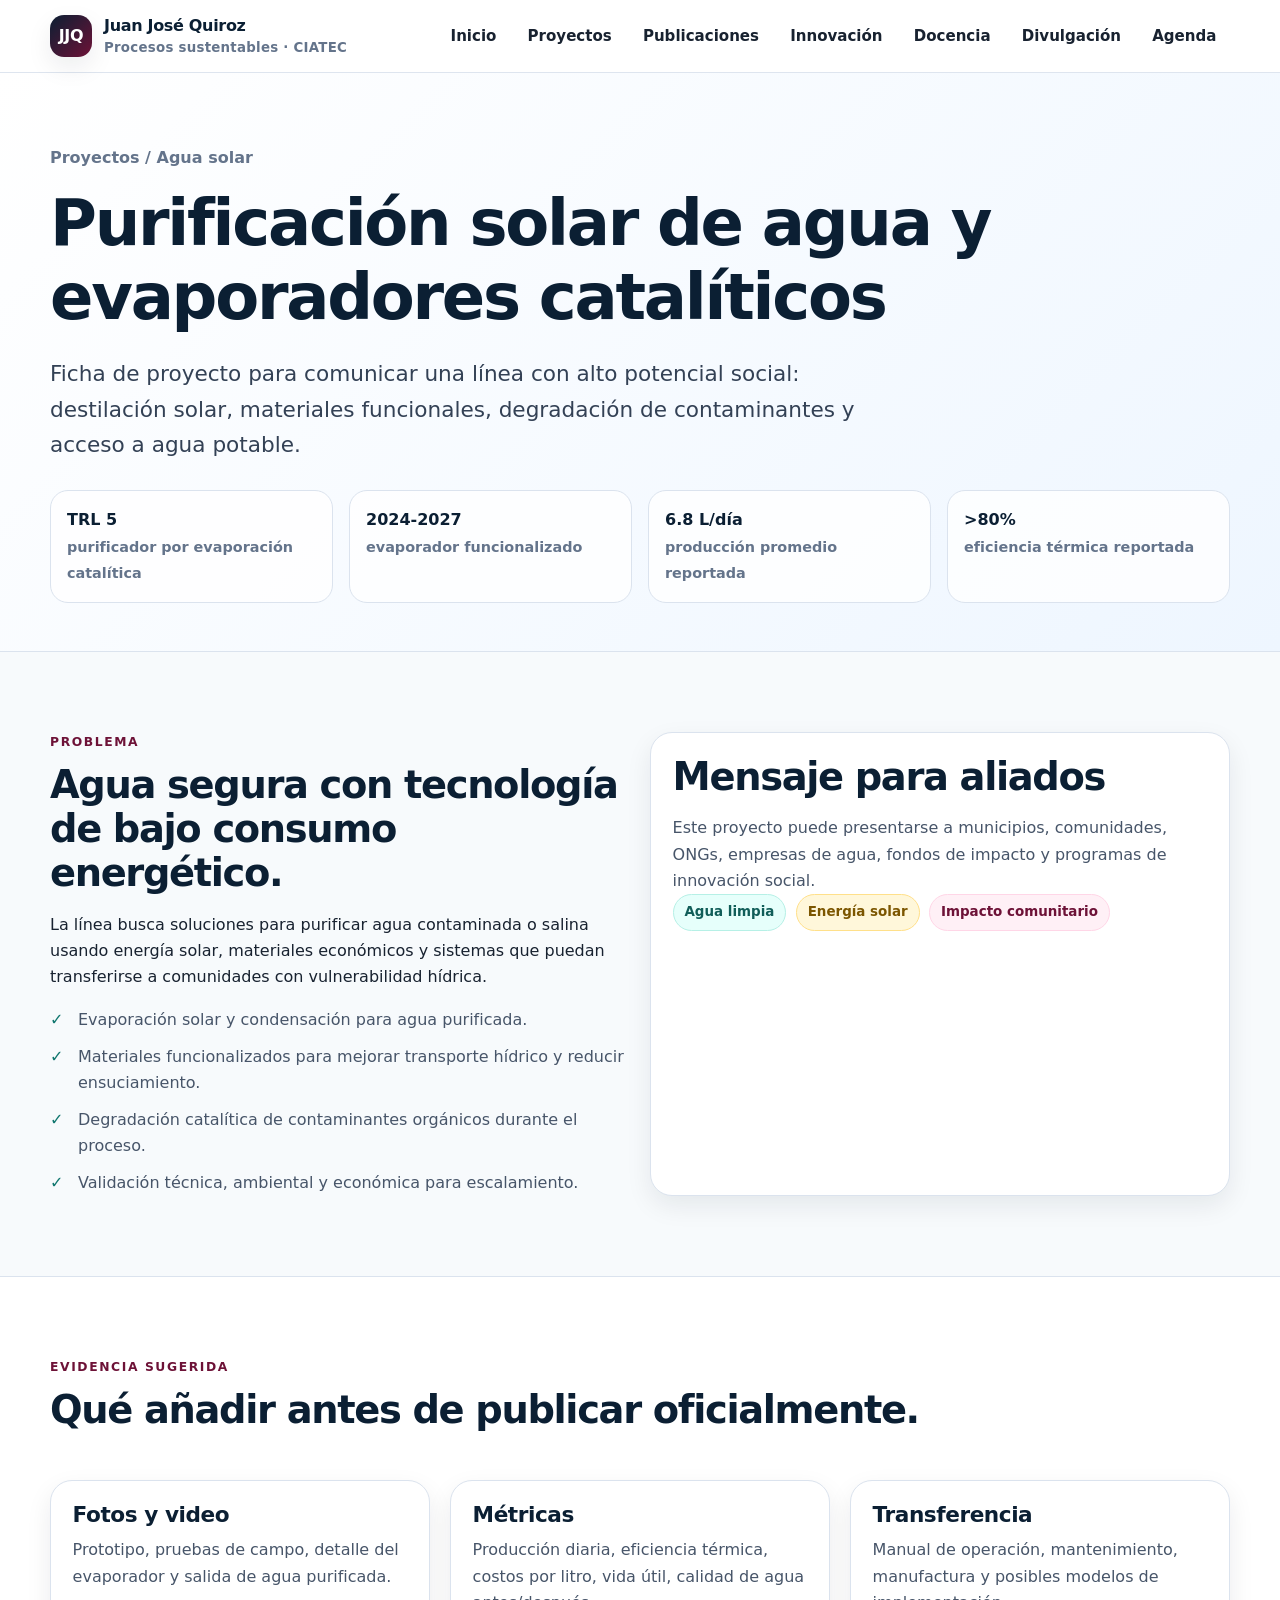
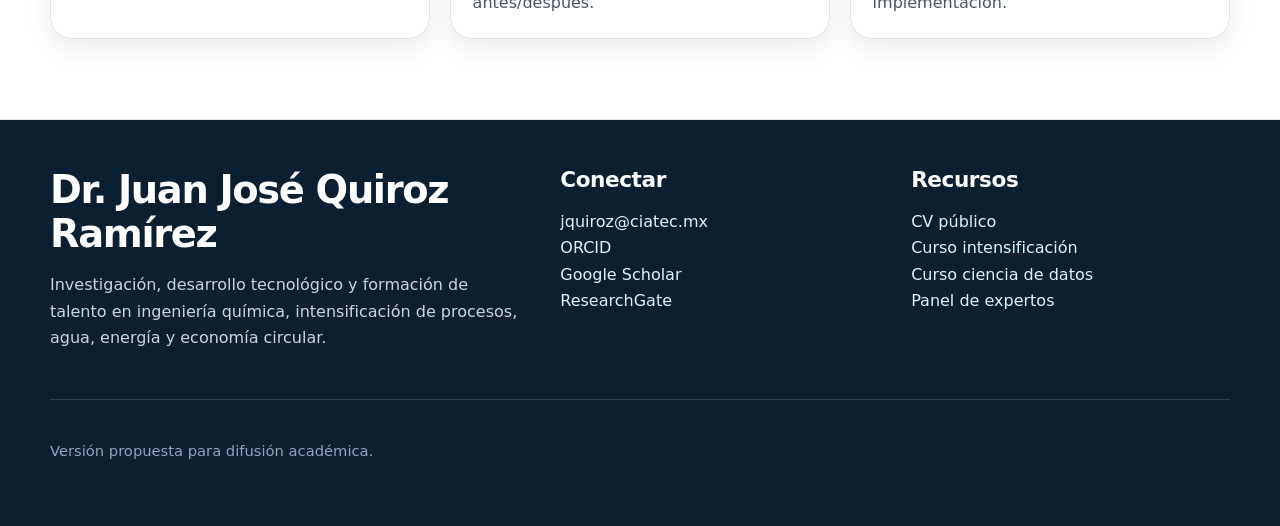
<file: proyecto01.html>
<!doctype html>
<html lang="es">
<head>
  <meta charset="utf-8">
  <meta name="viewport" content="width=device-width, initial-scale=1">
  <meta name="description" content="Ficha del proyecto de purificación solar de agua y evaporadores catalíticos.">
  <title>Proyecto agua solar | Dr. Juan José Quiroz Ramírez</title>
  <link rel="stylesheet" href="assets/css/styles.css">
  <meta property="og:title" content="Proyecto agua solar | Dr. Juan José Quiroz Ramírez">
  <meta property="og:description" content="Ficha del proyecto de purificación solar de agua y evaporadores catalíticos.">
  <meta property="og:type" content="website">
  <meta name="theme-color" content="#0b1f33">
  
</head>
<body>

<a class="skip-link" href="#contenido">Saltar al contenido</a>
<header class="site-header">
  <div class="container navbar">
    <a class="brand" href="index.html" aria-label="Inicio">
      <span class="brand-mark">JJQ</span>
      <span>Juan José Quiroz<small>Procesos sustentables · CIATEC</small></span>
    </a>
    <button class="nav-toggle" type="button" aria-label="Abrir menú" aria-expanded="false">☰</button>
    <nav aria-label="Navegación principal">
      <ul class="nav-menu">
        <li><a href="index.html">Inicio</a></li>
        <li><a href="proyectos.html">Proyectos</a></li>
        <li><a href="publicaciones.html">Publicaciones</a></li>
        <li><a href="desarrollo-tecnologico.html">Innovación</a></li>
        <li><a href="docencia.html">Docencia</a></li>
        <li><a href="divulgacion.html">Divulgación</a></li>
        <li><a href="agenda.html">Agenda</a></li>
      </ul>
    </nav>
  </div>
</header>
<main id="contenido">

<section class="page-hero"><div class="container"><div class="breadcrumb"><a href="proyectos.html">Proyectos</a> / Agua solar</div><h1>Purificación solar de agua y evaporadores catalíticos</h1><p class="lead">Ficha de proyecto para comunicar una línea con alto potencial social: destilación solar, materiales funcionales, degradación de contaminantes y acceso a agua potable.</p><div class="info-strip"><div class="item"><b>TRL 5</b><span>purificador por evaporación catalítica</span></div><div class="item"><b>2024-2027</b><span>evaporador funcionalizado</span></div><div class="item"><b>6.8 L/día</b><span>producción promedio reportada</span></div><div class="item"><b>&gt;80%</b><span>eficiencia térmica reportada</span></div></div></div></section>
<section class="section"><div class="container grid grid-2"><div><div class="kicker">Problema</div><h2>Agua segura con tecnología de bajo consumo energético.</h2><p>La línea busca soluciones para purificar agua contaminada o salina usando energía solar, materiales económicos y sistemas que puedan transferirse a comunidades con vulnerabilidad hídrica.</p><ul class="check-list"><li>Evaporación solar y condensación para agua purificada.</li><li>Materiales funcionalizados para mejorar transporte hídrico y reducir ensuciamiento.</li><li>Degradación catalítica de contaminantes orgánicos durante el proceso.</li><li>Validación técnica, ambiental y económica para escalamiento.</li></ul></div><div class="card"><h2>Mensaje para aliados</h2><p>Este proyecto puede presentarse a municipios, comunidades, ONGs, empresas de agua, fondos de impacto y programas de innovación social.</p><div class="badges"><span class="badge teal">Agua limpia</span><span class="badge gold">Energía solar</span><span class="badge wine">Impacto comunitario</span></div></div></div></section>
<section class="section section-white"><div class="container"><div class="section-head"><div><div class="kicker">Evidencia sugerida</div><h2>Qué añadir antes de publicar oficialmente.</h2></div></div><div class="grid grid-3"><article class="card"><h3>Fotos y video</h3><p>Prototipo, pruebas de campo, detalle del evaporador y salida de agua purificada.</p></article><article class="card"><h3>Métricas</h3><p>Producción diaria, eficiencia térmica, costos por litro, vida útil, calidad de agua antes/después.</p></article><article class="card"><h3>Transferencia</h3><p>Manual de operación, mantenimiento, manufactura y posibles modelos de implementación.</p></article></div></div></section>

</main>

<footer class="site-footer">
  <div class="container footer-grid">
    <div>
      <h2>Dr. Juan José Quiroz Ramírez</h2>
      <p>Investigación, desarrollo tecnológico y formación de talento en ingeniería química, intensificación de procesos, agua, energía y economía circular.</p>
    </div>
    <div>
      <h3>Conectar</h3>
      <p><a href="mailto:jquiroz@ciatec.mx">jquiroz@ciatec.mx</a><br>
      <a href="https://orcid.org/0000-0002-9005-738X" target="_blank" rel="noopener">ORCID</a><br>
      <a href="https://scholar.google.com/citations?user=GMFQFMOAAAAJ&hl=en" target="_blank" rel="noopener">Google Scholar</a><br>
      <a href="https://www.researchgate.net/profile/Juan-Quiroz-Ramirez" target="_blank" rel="noopener">ResearchGate</a></p>
    </div>
    <div>
      <h3>Recursos</h3>
      <p><a href="cv_publico.html">CV público</a><br>
      <a href="curso01.html">Curso intensificación</a><br>
      <a href="curso_mapas_R.html">Curso ciencia de datos</a><br>
      <a href="panel_expertos.md">Panel de expertos</a></p>
    </div>
  </div>
  <div class="container footer-bottom">
    <p>Versión propuesta para difusión académica.</p>
  </div>
</footer>
<script src="assets/js/main.js"></script>

</body>
</html>
</file>
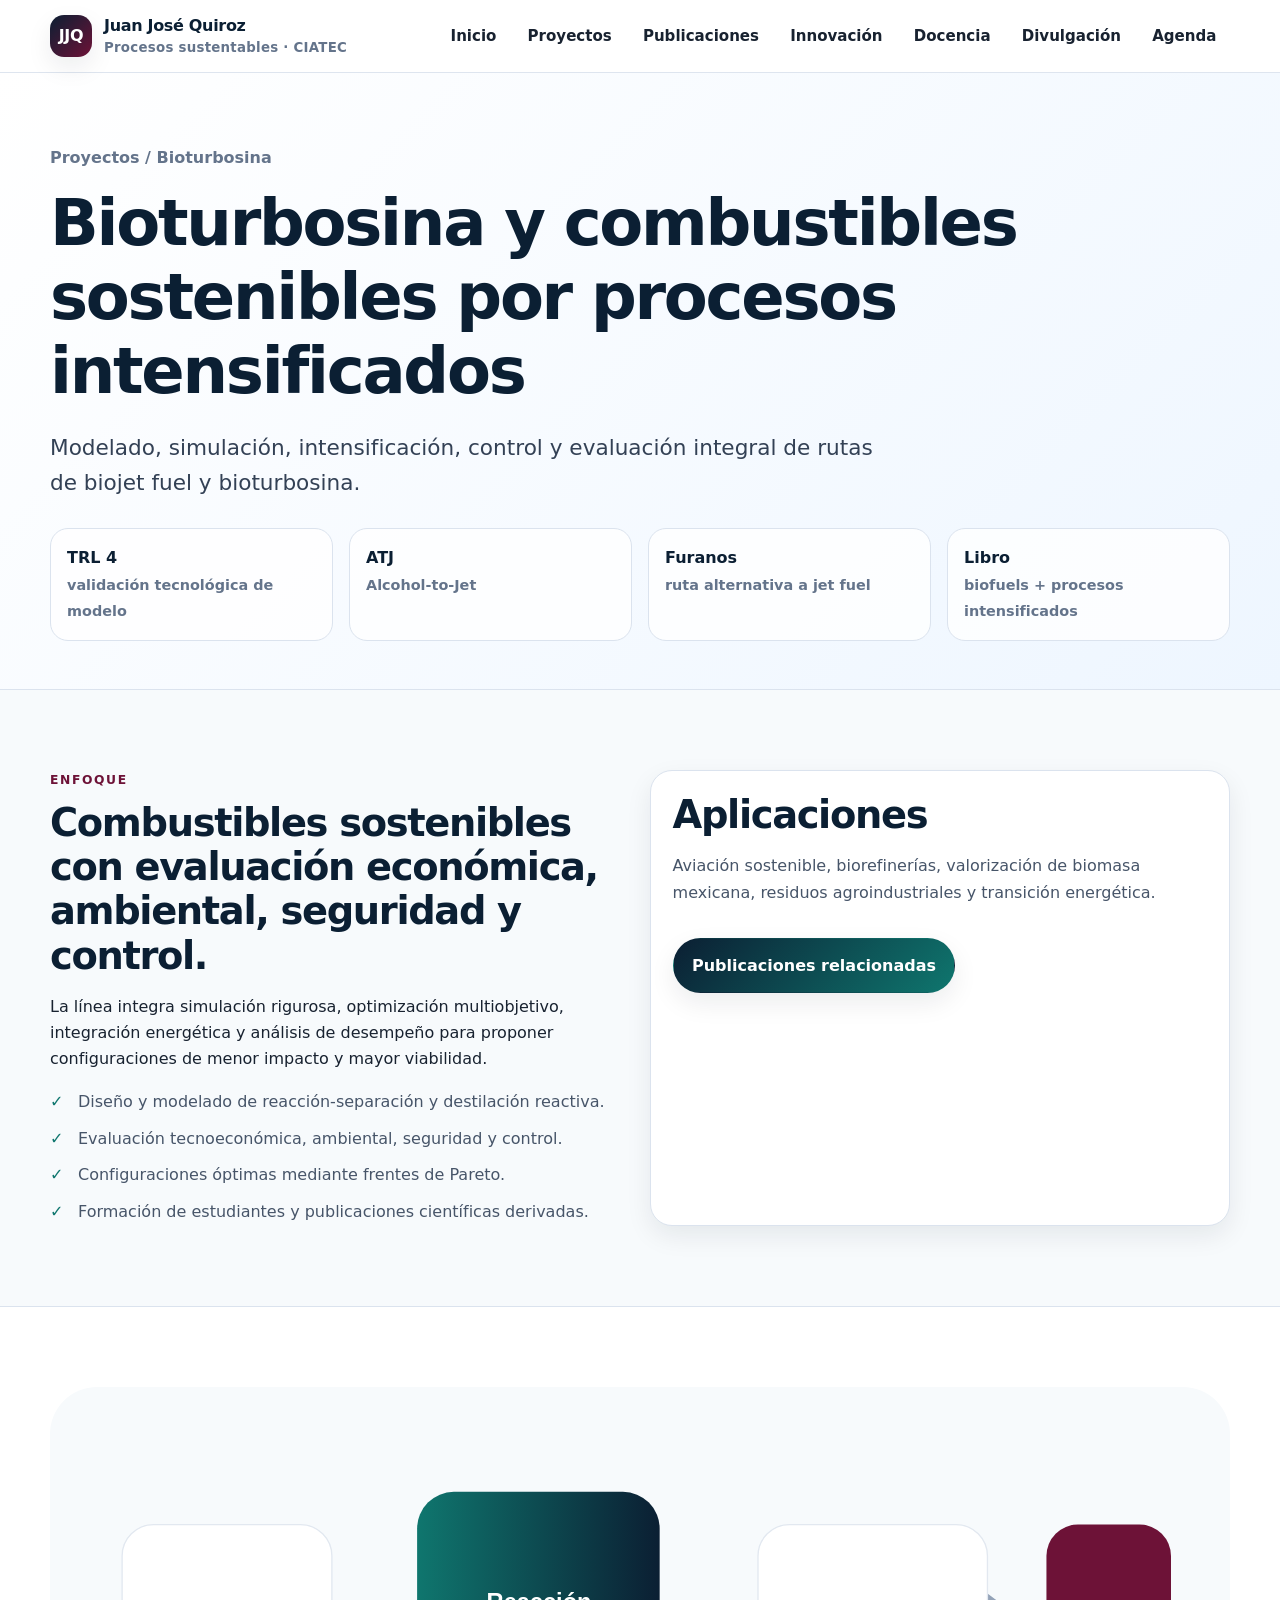
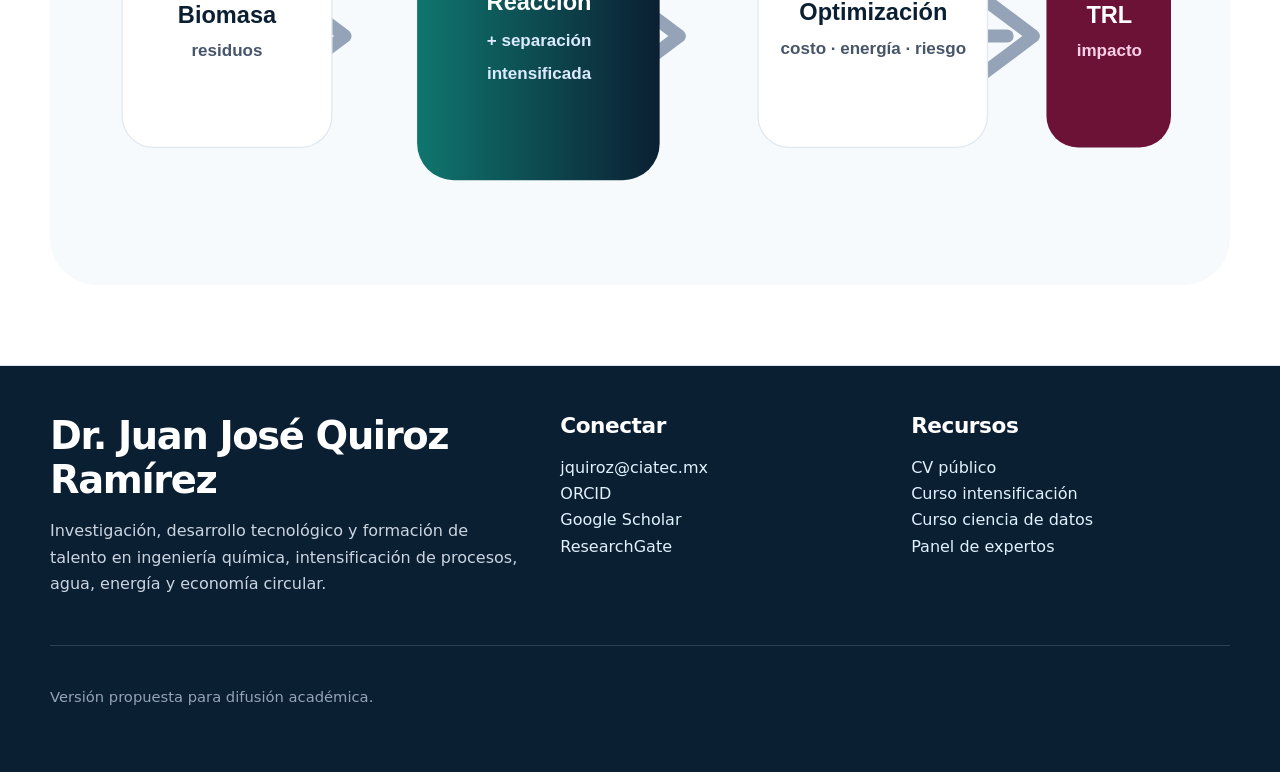
<file: proyecto02.html>
<!doctype html>
<html lang="es">
<head>
  <meta charset="utf-8">
  <meta name="viewport" content="width=device-width, initial-scale=1">
  <meta name="description" content="Ficha de proyecto sobre bioturbosina y combustibles sostenibles por procesos intensificados.">
  <title>Proyecto bioturbosina | Dr. Juan José Quiroz Ramírez</title>
  <link rel="stylesheet" href="assets/css/styles.css">
  <meta property="og:title" content="Proyecto bioturbosina | Dr. Juan José Quiroz Ramírez">
  <meta property="og:description" content="Ficha de proyecto sobre bioturbosina y combustibles sostenibles por procesos intensificados.">
  <meta property="og:type" content="website">
  <meta name="theme-color" content="#0b1f33">
  
</head>
<body>

<a class="skip-link" href="#contenido">Saltar al contenido</a>
<header class="site-header">
  <div class="container navbar">
    <a class="brand" href="index.html" aria-label="Inicio">
      <span class="brand-mark">JJQ</span>
      <span>Juan José Quiroz<small>Procesos sustentables · CIATEC</small></span>
    </a>
    <button class="nav-toggle" type="button" aria-label="Abrir menú" aria-expanded="false">☰</button>
    <nav aria-label="Navegación principal">
      <ul class="nav-menu">
        <li><a href="index.html">Inicio</a></li>
        <li><a href="proyectos.html">Proyectos</a></li>
        <li><a href="publicaciones.html">Publicaciones</a></li>
        <li><a href="desarrollo-tecnologico.html">Innovación</a></li>
        <li><a href="docencia.html">Docencia</a></li>
        <li><a href="divulgacion.html">Divulgación</a></li>
        <li><a href="agenda.html">Agenda</a></li>
      </ul>
    </nav>
  </div>
</header>
<main id="contenido">

<section class="page-hero"><div class="container"><div class="breadcrumb"><a href="proyectos.html">Proyectos</a> / Bioturbosina</div><h1>Bioturbosina y combustibles sostenibles por procesos intensificados</h1><p class="lead">Modelado, simulación, intensificación, control y evaluación integral de rutas de biojet fuel y bioturbosina.</p><div class="info-strip"><div class="item"><b>TRL 4</b><span>validación tecnológica de modelo</span></div><div class="item"><b>ATJ</b><span>Alcohol-to-Jet</span></div><div class="item"><b>Furanos</b><span>ruta alternativa a jet fuel</span></div><div class="item"><b>Libro</b><span>biofuels + procesos intensificados</span></div></div></div></section>
<section class="section"><div class="container grid grid-2"><div><div class="kicker">Enfoque</div><h2>Combustibles sostenibles con evaluación económica, ambiental, seguridad y control.</h2><p>La línea integra simulación rigurosa, optimización multiobjetivo, integración energética y análisis de desempeño para proponer configuraciones de menor impacto y mayor viabilidad.</p><ul class="check-list"><li>Diseño y modelado de reacción-separación y destilación reactiva.</li><li>Evaluación tecnoeconómica, ambiental, seguridad y control.</li><li>Configuraciones óptimas mediante frentes de Pareto.</li><li>Formación de estudiantes y publicaciones científicas derivadas.</li></ul></div><div class="card"><h2>Aplicaciones</h2><p>Aviación sostenible, biorefinerías, valorización de biomasa mexicana, residuos agroindustriales y transición energética.</p><div class="actions"><a class="btn btn-primary" href="publicaciones.html">Publicaciones relacionadas</a></div></div></div></section>
<section class="section section-white"><div class="container"><img src="assets/img/process-flow.svg" alt="Diagrama de ruta de procesos intensificados para biocombustibles"></div></section>

</main>

<footer class="site-footer">
  <div class="container footer-grid">
    <div>
      <h2>Dr. Juan José Quiroz Ramírez</h2>
      <p>Investigación, desarrollo tecnológico y formación de talento en ingeniería química, intensificación de procesos, agua, energía y economía circular.</p>
    </div>
    <div>
      <h3>Conectar</h3>
      <p><a href="mailto:jquiroz@ciatec.mx">jquiroz@ciatec.mx</a><br>
      <a href="https://orcid.org/0000-0002-9005-738X" target="_blank" rel="noopener">ORCID</a><br>
      <a href="https://scholar.google.com/citations?user=GMFQFMOAAAAJ&hl=en" target="_blank" rel="noopener">Google Scholar</a><br>
      <a href="https://www.researchgate.net/profile/Juan-Quiroz-Ramirez" target="_blank" rel="noopener">ResearchGate</a></p>
    </div>
    <div>
      <h3>Recursos</h3>
      <p><a href="cv_publico.html">CV público</a><br>
      <a href="curso01.html">Curso intensificación</a><br>
      <a href="curso_mapas_R.html">Curso ciencia de datos</a><br>
      <a href="panel_expertos.md">Panel de expertos</a></p>
    </div>
  </div>
  <div class="container footer-bottom">
    <p>Versión propuesta para difusión académica.</p>
  </div>
</footer>
<script src="assets/js/main.js"></script>

</body>
</html>
</file>
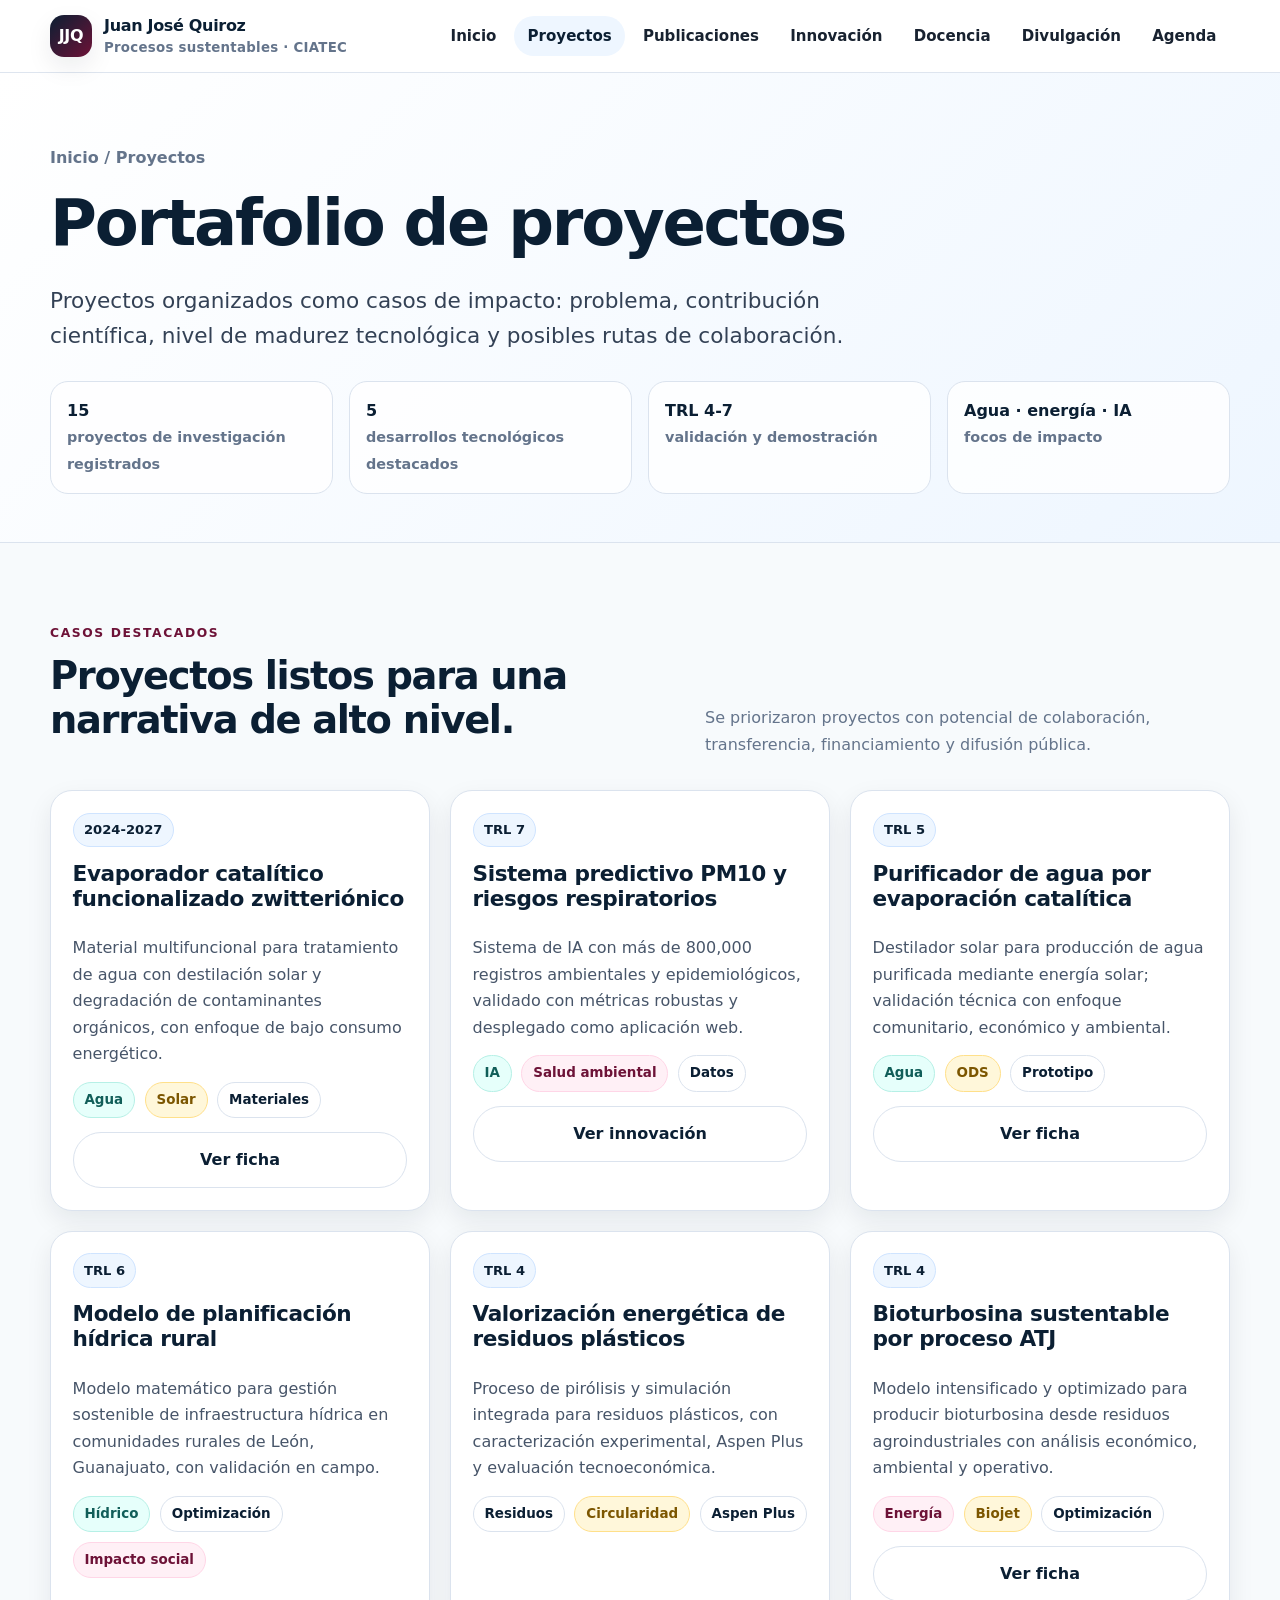
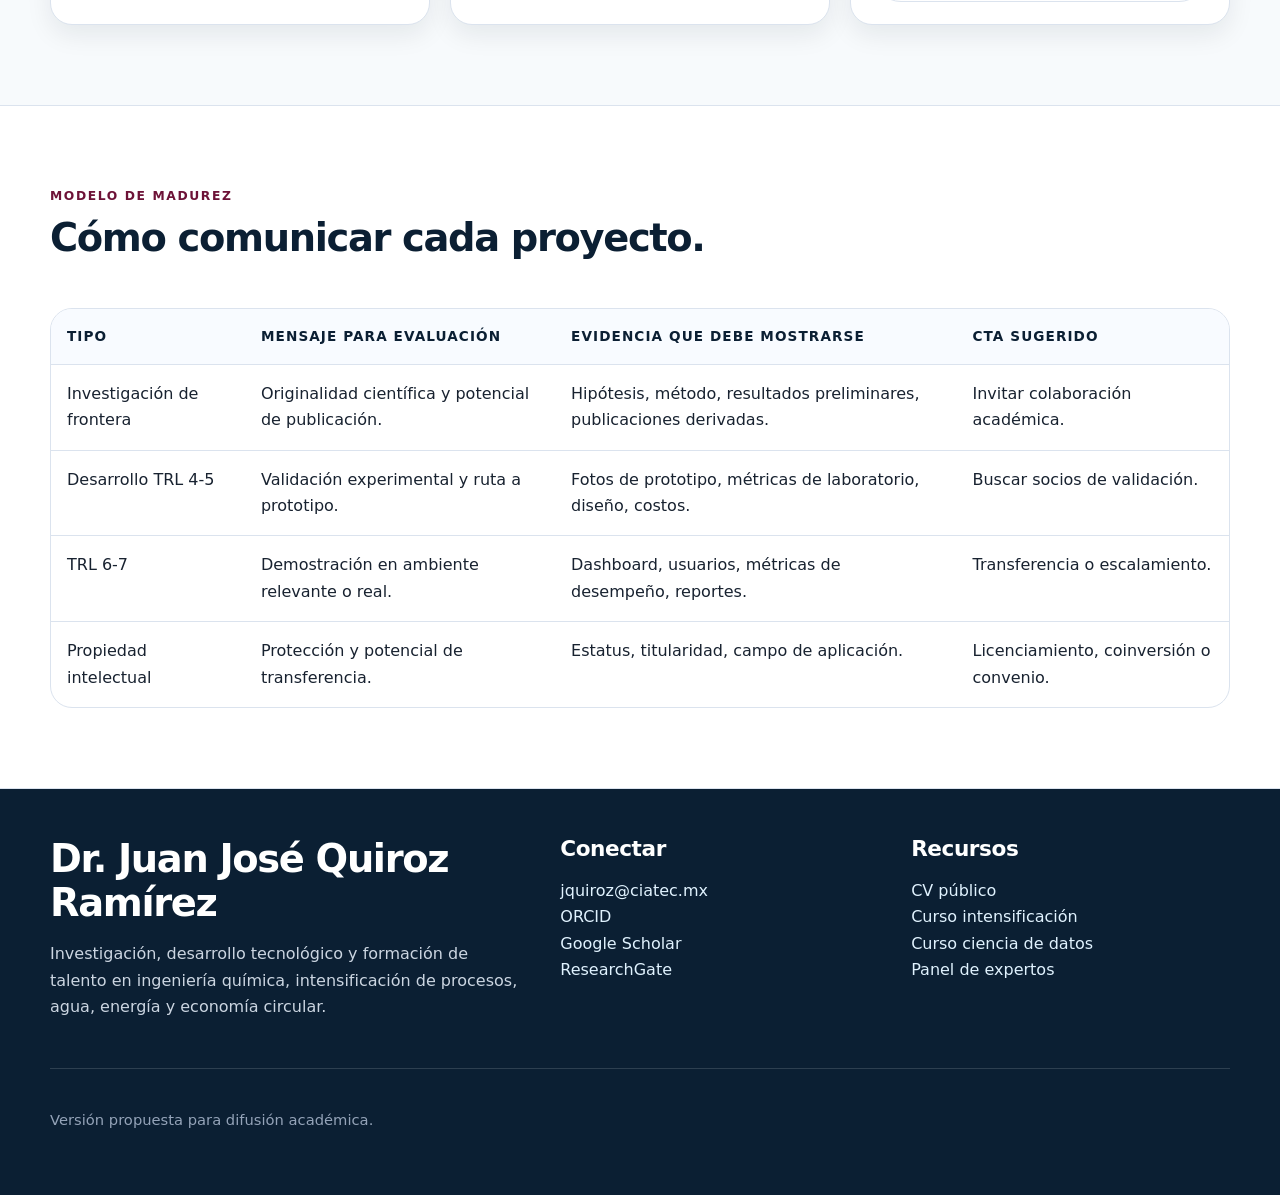
<file: proyectos.html>
<!doctype html>
<html lang="es">
<head>
  <meta charset="utf-8">
  <meta name="viewport" content="width=device-width, initial-scale=1">
  <meta name="description" content="Portafolio de proyectos de investigación y desarrollo tecnológico del Dr. Juan José Quiroz Ramírez.">
  <title>Proyectos | Dr. Juan José Quiroz Ramírez</title>
  <link rel="stylesheet" href="assets/css/styles.css">
  <meta property="og:title" content="Proyectos | Dr. Juan José Quiroz Ramírez">
  <meta property="og:description" content="Portafolio de proyectos de investigación y desarrollo tecnológico del Dr. Juan José Quiroz Ramírez.">
  <meta property="og:type" content="website">
  <meta name="theme-color" content="#0b1f33">
  
</head>
<body>

<a class="skip-link" href="#contenido">Saltar al contenido</a>
<header class="site-header">
  <div class="container navbar">
    <a class="brand" href="index.html" aria-label="Inicio">
      <span class="brand-mark">JJQ</span>
      <span>Juan José Quiroz<small>Procesos sustentables · CIATEC</small></span>
    </a>
    <button class="nav-toggle" type="button" aria-label="Abrir menú" aria-expanded="false">☰</button>
    <nav aria-label="Navegación principal">
      <ul class="nav-menu">
        <li><a href="index.html">Inicio</a></li>
        <li><a href="proyectos.html">Proyectos</a></li>
        <li><a href="publicaciones.html">Publicaciones</a></li>
        <li><a href="desarrollo-tecnologico.html">Innovación</a></li>
        <li><a href="docencia.html">Docencia</a></li>
        <li><a href="divulgacion.html">Divulgación</a></li>
        <li><a href="agenda.html">Agenda</a></li>
      </ul>
    </nav>
  </div>
</header>
<main id="contenido">

<section class="page-hero"><div class="container"><div class="breadcrumb"><a href="index.html">Inicio</a> / Proyectos</div><h1>Portafolio de proyectos</h1><p class="lead">Proyectos organizados como casos de impacto: problema, contribución científica, nivel de madurez tecnológica y posibles rutas de colaboración.</p><div class="info-strip"><div class="item"><b>15</b><span>proyectos de investigación registrados</span></div><div class="item"><b>5</b><span>desarrollos tecnológicos destacados</span></div><div class="item"><b>TRL 4-7</b><span>validación y demostración</span></div><div class="item"><b>Agua · energía · IA</b><span>focos de impacto</span></div></div></div></section>
<section class="section"><div class="container"><div class="section-head"><div><div class="kicker">Casos destacados</div><h2>Proyectos listos para una narrativa de alto nivel.</h2></div><p>Se priorizaron proyectos con potencial de colaboración, transferencia, financiamiento y difusión pública.</p></div><div class="grid grid-3">
<article class="card project-card"><span class="trl">2024-2027</span><h3>Evaporador catalítico funcionalizado zwitteriónico</h3><p>Material multifuncional para tratamiento de agua con destilación solar y degradación de contaminantes orgánicos, con enfoque de bajo consumo energético.</p><div class="badges"><span class="badge teal">Agua</span><span class="badge gold">Solar</span><span class="badge">Materiales</span></div><a class="btn btn-outline" href="proyecto01.html">Ver ficha</a></article>
<article class="card project-card"><span class="trl">TRL 7</span><h3>Sistema predictivo PM10 y riesgos respiratorios</h3><p>Sistema de IA con más de 800,000 registros ambientales y epidemiológicos, validado con métricas robustas y desplegado como aplicación web.</p><div class="badges"><span class="badge teal">IA</span><span class="badge wine">Salud ambiental</span><span class="badge">Datos</span></div><a class="btn btn-outline" href="desarrollo-tecnologico.html#pm10">Ver innovación</a></article>
<article class="card project-card"><span class="trl">TRL 5</span><h3>Purificador de agua por evaporación catalítica</h3><p>Destilador solar para producción de agua purificada mediante energía solar; validación técnica con enfoque comunitario, económico y ambiental.</p><div class="badges"><span class="badge teal">Agua</span><span class="badge gold">ODS</span><span class="badge">Prototipo</span></div><a class="btn btn-outline" href="proyecto01.html">Ver ficha</a></article>
<article class="card project-card"><span class="trl">TRL 6</span><h3>Modelo de planificación hídrica rural</h3><p>Modelo matemático para gestión sostenible de infraestructura hídrica en comunidades rurales de León, Guanajuato, con validación en campo.</p><div class="badges"><span class="badge teal">Hídrico</span><span class="badge">Optimización</span><span class="badge wine">Impacto social</span></div></article>
<article class="card project-card"><span class="trl">TRL 4</span><h3>Valorización energética de residuos plásticos</h3><p>Proceso de pirólisis y simulación integrada para residuos plásticos, con caracterización experimental, Aspen Plus y evaluación tecnoeconómica.</p><div class="badges"><span class="badge">Residuos</span><span class="badge gold">Circularidad</span><span class="badge">Aspen Plus</span></div></article>
<article class="card project-card"><span class="trl">TRL 4</span><h3>Bioturbosina sustentable por proceso ATJ</h3><p>Modelo intensificado y optimizado para producir bioturbosina desde residuos agroindustriales con análisis económico, ambiental y operativo.</p><div class="badges"><span class="badge wine">Energía</span><span class="badge gold">Biojet</span><span class="badge">Optimización</span></div><a class="btn btn-outline" href="proyecto02.html">Ver ficha</a></article>
</div></div></section>
<section class="section section-white"><div class="container"><div class="section-head"><div><div class="kicker">Modelo de madurez</div><h2>Cómo comunicar cada proyecto.</h2></div></div><div class="table-wrap"><table><thead><tr><th>Tipo</th><th>Mensaje para evaluación</th><th>Evidencia que debe mostrarse</th><th>CTA sugerido</th></tr></thead><tbody><tr><td>Investigación de frontera</td><td>Originalidad científica y potencial de publicación.</td><td>Hipótesis, método, resultados preliminares, publicaciones derivadas.</td><td>Invitar colaboración académica.</td></tr><tr><td>Desarrollo TRL 4-5</td><td>Validación experimental y ruta a prototipo.</td><td>Fotos de prototipo, métricas de laboratorio, diseño, costos.</td><td>Buscar socios de validación.</td></tr><tr><td>TRL 6-7</td><td>Demostración en ambiente relevante o real.</td><td>Dashboard, usuarios, métricas de desempeño, reportes.</td><td>Transferencia o escalamiento.</td></tr><tr><td>Propiedad intelectual</td><td>Protección y potencial de transferencia.</td><td>Estatus, titularidad, campo de aplicación.</td><td>Licenciamiento, coinversión o convenio.</td></tr></tbody></table></div></div></section>

</main>

<footer class="site-footer">
  <div class="container footer-grid">
    <div>
      <h2>Dr. Juan José Quiroz Ramírez</h2>
      <p>Investigación, desarrollo tecnológico y formación de talento en ingeniería química, intensificación de procesos, agua, energía y economía circular.</p>
    </div>
    <div>
      <h3>Conectar</h3>
      <p><a href="mailto:jquiroz@ciatec.mx">jquiroz@ciatec.mx</a><br>
      <a href="https://orcid.org/0000-0002-9005-738X" target="_blank" rel="noopener">ORCID</a><br>
      <a href="https://scholar.google.com/citations?user=GMFQFMOAAAAJ&hl=en" target="_blank" rel="noopener">Google Scholar</a><br>
      <a href="https://www.researchgate.net/profile/Juan-Quiroz-Ramirez" target="_blank" rel="noopener">ResearchGate</a></p>
    </div>
    <div>
      <h3>Recursos</h3>
      <p><a href="cv_publico.html">CV público</a><br>
      <a href="curso01.html">Curso intensificación</a><br>
      <a href="curso_mapas_R.html">Curso ciencia de datos</a><br>
      <a href="panel_expertos.md">Panel de expertos</a></p>
    </div>
  </div>
  <div class="container footer-bottom">
    <p>Versión propuesta para difusión académica.</p>
  </div>
</footer>
<script src="assets/js/main.js"></script>

</body>
</html>
</file>
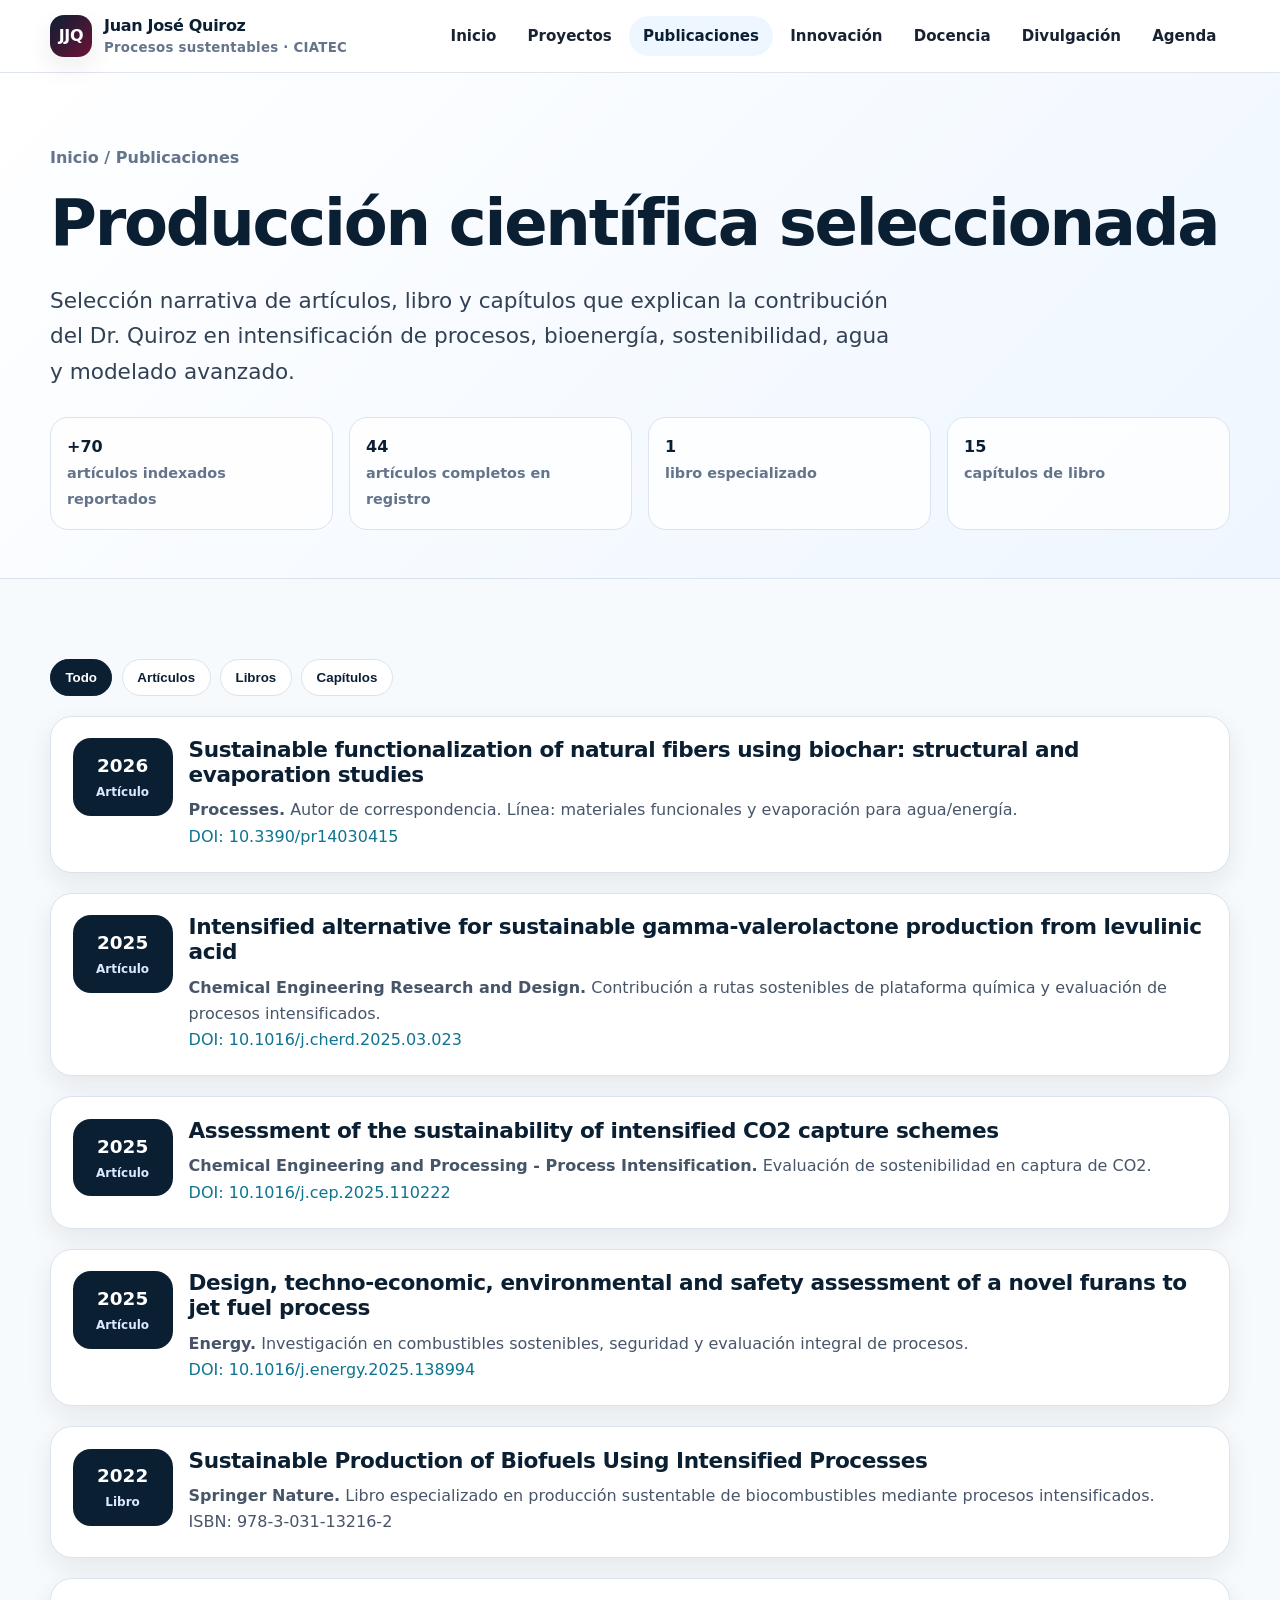
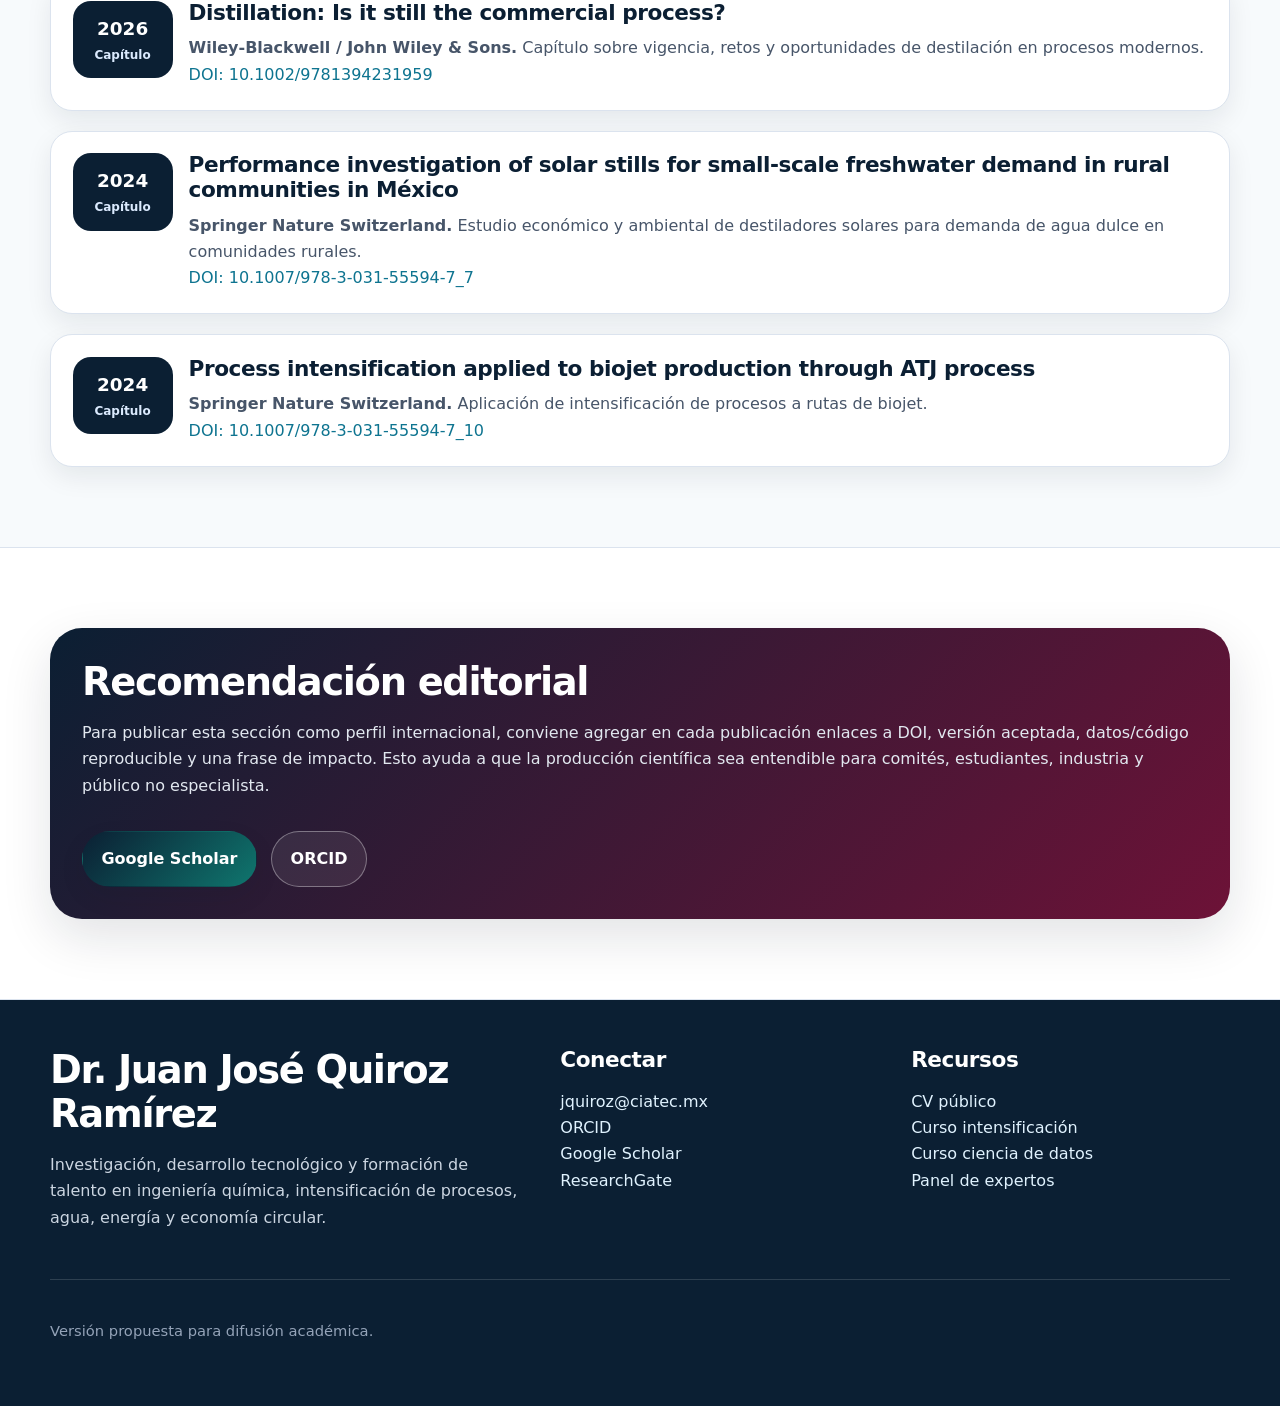
<file: publicaciones.html>
<!doctype html>
<html lang="es">
<head>
  <meta charset="utf-8">
  <meta name="viewport" content="width=device-width, initial-scale=1">
  <meta name="description" content="Producción científica seleccionada del Dr. Juan José Quiroz Ramírez.">
  <title>Publicaciones | Dr. Juan José Quiroz Ramírez</title>
  <link rel="stylesheet" href="assets/css/styles.css">
  <meta property="og:title" content="Publicaciones | Dr. Juan José Quiroz Ramírez">
  <meta property="og:description" content="Producción científica seleccionada del Dr. Juan José Quiroz Ramírez.">
  <meta property="og:type" content="website">
  <meta name="theme-color" content="#0b1f33">
  
</head>
<body>

<a class="skip-link" href="#contenido">Saltar al contenido</a>
<header class="site-header">
  <div class="container navbar">
    <a class="brand" href="index.html" aria-label="Inicio">
      <span class="brand-mark">JJQ</span>
      <span>Juan José Quiroz<small>Procesos sustentables · CIATEC</small></span>
    </a>
    <button class="nav-toggle" type="button" aria-label="Abrir menú" aria-expanded="false">☰</button>
    <nav aria-label="Navegación principal">
      <ul class="nav-menu">
        <li><a href="index.html">Inicio</a></li>
        <li><a href="proyectos.html">Proyectos</a></li>
        <li><a href="publicaciones.html">Publicaciones</a></li>
        <li><a href="desarrollo-tecnologico.html">Innovación</a></li>
        <li><a href="docencia.html">Docencia</a></li>
        <li><a href="divulgacion.html">Divulgación</a></li>
        <li><a href="agenda.html">Agenda</a></li>
      </ul>
    </nav>
  </div>
</header>
<main id="contenido">

<section class="page-hero"><div class="container"><div class="breadcrumb"><a href="index.html">Inicio</a> / Publicaciones</div><h1>Producción científica seleccionada</h1><p class="lead">Selección narrativa de artículos, libro y capítulos que explican la contribución del Dr. Quiroz en intensificación de procesos, bioenergía, sostenibilidad, agua y modelado avanzado.</p><div class="info-strip"><div class="item"><b>+70</b><span>artículos indexados reportados</span></div><div class="item"><b>44</b><span>artículos completos en registro</span></div><div class="item"><b>1</b><span>libro especializado</span></div><div class="item"><b>15</b><span>capítulos de libro</span></div></div></div></section>
<section class="section"><div class="container"><div class="filters" data-filter-target=".publication-item"><button class="filter-btn active" data-filter="all">Todo</button><button class="filter-btn" data-filter="articulo">Artículos</button><button class="filter-btn" data-filter="libro">Libros</button><button class="filter-btn" data-filter="capitulo">Capítulos</button></div><div class="grid">
<article class="card publication-item" data-type="articulo"><div class="pub-year">2026<span class="pub-type">Artículo</span></div><div><h3>Sustainable functionalization of natural fibers using biochar: structural and evaporation studies</h3><p><b>Processes.</b> Autor de correspondencia. Línea: materiales funcionales y evaporación para agua/energía.</p><p><a href="https://doi.org/10.3390/pr14030415" target="_blank" rel="noopener">DOI: 10.3390/pr14030415</a></p></div></article>
<article class="card publication-item" data-type="articulo"><div class="pub-year">2025<span class="pub-type">Artículo</span></div><div><h3>Intensified alternative for sustainable gamma-valerolactone production from levulinic acid</h3><p><b>Chemical Engineering Research and Design.</b> Contribución a rutas sostenibles de plataforma química y evaluación de procesos intensificados.</p><p><a href="https://doi.org/10.1016/j.cherd.2025.03.023" target="_blank" rel="noopener">DOI: 10.1016/j.cherd.2025.03.023</a></p></div></article>
<article class="card publication-item" data-type="articulo"><div class="pub-year">2025<span class="pub-type">Artículo</span></div><div><h3>Assessment of the sustainability of intensified CO2 capture schemes</h3><p><b>Chemical Engineering and Processing - Process Intensification.</b> Evaluación de sostenibilidad en captura de CO2.</p><p><a href="https://doi.org/10.1016/j.cep.2025.110222" target="_blank" rel="noopener">DOI: 10.1016/j.cep.2025.110222</a></p></div></article>
<article class="card publication-item" data-type="articulo"><div class="pub-year">2025<span class="pub-type">Artículo</span></div><div><h3>Design, techno-economic, environmental and safety assessment of a novel furans to jet fuel process</h3><p><b>Energy.</b> Investigación en combustibles sostenibles, seguridad y evaluación integral de procesos.</p><p><a href="https://doi.org/10.1016/j.energy.2025.138994" target="_blank" rel="noopener">DOI: 10.1016/j.energy.2025.138994</a></p></div></article>
<article class="card publication-item" data-type="libro"><div class="pub-year">2022<span class="pub-type">Libro</span></div><div><h3>Sustainable Production of Biofuels Using Intensified Processes</h3><p><b>Springer Nature.</b> Libro especializado en producción sustentable de biocombustibles mediante procesos intensificados.</p><p>ISBN: 978-3-031-13216-2</p></div></article>
<article class="card publication-item" data-type="capitulo"><div class="pub-year">2026<span class="pub-type">Capítulo</span></div><div><h3>Distillation: Is it still the commercial process?</h3><p><b>Wiley-Blackwell / John Wiley & Sons.</b> Capítulo sobre vigencia, retos y oportunidades de destilación en procesos modernos.</p><p><a href="https://doi.org/10.1002/9781394231959" target="_blank" rel="noopener">DOI: 10.1002/9781394231959</a></p></div></article>
<article class="card publication-item" data-type="capitulo"><div class="pub-year">2024<span class="pub-type">Capítulo</span></div><div><h3>Performance investigation of solar stills for small-scale freshwater demand in rural communities in México</h3><p><b>Springer Nature Switzerland.</b> Estudio económico y ambiental de destiladores solares para demanda de agua dulce en comunidades rurales.</p><p><a href="https://doi.org/10.1007/978-3-031-55594-7_7" target="_blank" rel="noopener">DOI: 10.1007/978-3-031-55594-7_7</a></p></div></article>
<article class="card publication-item" data-type="capitulo"><div class="pub-year">2024<span class="pub-type">Capítulo</span></div><div><h3>Process intensification applied to biojet production through ATJ process</h3><p><b>Springer Nature Switzerland.</b> Aplicación de intensificación de procesos a rutas de biojet.</p><p><a href="https://doi.org/10.1007/978-3-031-55594-7_10" target="_blank" rel="noopener">DOI: 10.1007/978-3-031-55594-7_10</a></p></div></article>
</div></div></section>
<section class="section section-white"><div class="container callout"><h2>Recomendación editorial</h2><p>Para publicar esta sección como perfil internacional, conviene agregar en cada publicación enlaces a DOI, versión aceptada, datos/código reproducible y una frase de impacto. Esto ayuda a que la producción científica sea entendible para comités, estudiantes, industria y público no especialista.</p><div class="actions"><a class="btn btn-primary" href="https://scholar.google.com/citations?user=GMFQFMOAAAAJ&hl=en" target="_blank" rel="noopener">Google Scholar</a><a class="btn btn-outline" href="https://orcid.org/0000-0002-9005-738X" target="_blank" rel="noopener">ORCID</a></div></div></section>

</main>

<footer class="site-footer">
  <div class="container footer-grid">
    <div>
      <h2>Dr. Juan José Quiroz Ramírez</h2>
      <p>Investigación, desarrollo tecnológico y formación de talento en ingeniería química, intensificación de procesos, agua, energía y economía circular.</p>
    </div>
    <div>
      <h3>Conectar</h3>
      <p><a href="mailto:jquiroz@ciatec.mx">jquiroz@ciatec.mx</a><br>
      <a href="https://orcid.org/0000-0002-9005-738X" target="_blank" rel="noopener">ORCID</a><br>
      <a href="https://scholar.google.com/citations?user=GMFQFMOAAAAJ&hl=en" target="_blank" rel="noopener">Google Scholar</a><br>
      <a href="https://www.researchgate.net/profile/Juan-Quiroz-Ramirez" target="_blank" rel="noopener">ResearchGate</a></p>
    </div>
    <div>
      <h3>Recursos</h3>
      <p><a href="cv_publico.html">CV público</a><br>
      <a href="curso01.html">Curso intensificación</a><br>
      <a href="curso_mapas_R.html">Curso ciencia de datos</a><br>
      <a href="panel_expertos.md">Panel de expertos</a></p>
    </div>
  </div>
  <div class="container footer-bottom">
    <p>Versión propuesta para difusión académica.</p>
  </div>
</footer>
<script src="assets/js/main.js"></script>

</body>
</html>
</file>
<file: assets/css/styles.css>
:root {
  --navy: #0b1f33;
  --navy-2: #102a43;
  --teal: #0f766e;
  --cyan: #0e7490;
  --wine: #6d1237;
  --gold: #c99700;
  --ink: #182230;
  --muted: #64748b;
  --line: #dbe3ee;
  --paper: #f7fafc;
  --white: #ffffff;
  --success: #047857;
  --warning: #b45309;
  --danger: #b91c1c;
  --shadow: 0 18px 50px rgba(15, 23, 42, .12);
  --shadow-soft: 0 10px 26px rgba(15, 23, 42, .08);
  --radius: 22px;
  --radius-sm: 14px;
  --max: 1180px;
}
* { box-sizing: border-box; }
html { scroll-behavior: smooth; }
body { margin: 0; color: var(--ink); background: var(--paper); font-family: Inter, ui-sans-serif, system-ui, -apple-system, BlinkMacSystemFont, "Segoe UI", sans-serif; line-height: 1.65; }
a { color: var(--cyan); text-decoration: none; }
a:hover { color: var(--wine); text-decoration: underline; }
img { max-width: 100%; display: block; }
.container { width: min(100% - 2rem, var(--max)); margin: 0 auto; }
.skip-link { position: absolute; left: -999px; top: 0; background: var(--navy); color: #fff; padding: .8rem 1rem; z-index: 9999; }
.skip-link:focus { left: 1rem; top: 1rem; }
.site-header { position: sticky; top: 0; z-index: 100; background: rgba(255,255,255,.92); backdrop-filter: blur(18px); border-bottom: 1px solid rgba(219,227,238,.9); }
.navbar { display: flex; align-items: center; justify-content: space-between; gap: 1rem; min-height: 72px; }
.brand { display: flex; align-items: center; gap: .75rem; color: var(--navy); font-weight: 800; letter-spacing: -.02em; }
.brand-mark { width: 42px; height: 42px; display: grid; place-items: center; color: #fff; background: linear-gradient(135deg, var(--navy), var(--wine)); border-radius: 14px; font-weight: 900; box-shadow: var(--shadow-soft); }
.brand small { display: block; color: var(--muted); font-weight: 600; letter-spacing: .02em; margin-top: -.15rem; }
.nav-toggle { display: none; border: 1px solid var(--line); background: #fff; border-radius: 12px; padding: .55rem .7rem; color: var(--navy); }
.nav-menu { display: flex; align-items: center; gap: .25rem; list-style: none; padding: 0; margin: 0; }
.nav-menu a { color: var(--ink); font-weight: 700; font-size: .94rem; padding: .7rem .85rem; border-radius: 999px; }
.nav-menu a:hover, .nav-menu a.active { background: #eef6ff; color: var(--navy); text-decoration: none; }
.hero { overflow: hidden; position: relative; background: radial-gradient(circle at 15% 18%, rgba(14,116,144,.18), transparent 32%), radial-gradient(circle at 88% 12%, rgba(109,18,55,.14), transparent 30%), linear-gradient(135deg, #fff 0%, #f1f7ff 100%); border-bottom: 1px solid var(--line); }
.hero::after { content:""; position:absolute; inset:auto -5rem -12rem auto; width: 420px; height: 420px; border-radius: 50%; background: rgba(201,151,0,.11); }
.hero-grid { position: relative; z-index: 1; display: grid; grid-template-columns: 1.08fr .92fr; gap: 3rem; align-items: center; padding: 6rem 0 4.5rem; }
.eyebrow { display: inline-flex; align-items: center; gap: .5rem; color: var(--wine); background: #fff0f6; border: 1px solid #ffd6e7; border-radius: 999px; padding: .4rem .8rem; font-weight: 800; font-size: .86rem; margin-bottom: 1.2rem; }
h1, h2, h3 { line-height: 1.15; color: var(--navy); margin: 0 0 1rem; letter-spacing: -.035em; }
h1 { font-size: clamp(2.5rem, 5vw, 5.5rem); }
h2 { font-size: clamp(2rem, 3vw, 3.1rem); }
h3 { font-size: 1.35rem; letter-spacing: -.02em; }
.lead { font-size: clamp(1.08rem, 1.8vw, 1.35rem); color: #334155; max-width: 72ch; }
.hero-actions, .actions { display: flex; flex-wrap: wrap; gap: .9rem; margin-top: 2rem; }
.btn { display: inline-flex; align-items: center; justify-content: center; gap: .55rem; border-radius: 999px; padding: .85rem 1.15rem; border: 1px solid transparent; font-weight: 800; text-decoration: none; transition: .2s ease; }
.btn:hover { transform: translateY(-1px); text-decoration: none; }
.btn-primary { color: #fff; background: linear-gradient(135deg, var(--navy), var(--teal)); box-shadow: var(--shadow-soft); }
.btn-primary:hover { color: #fff; }
.btn-outline { color: var(--navy); background: rgba(255,255,255,.7); border-color: var(--line); }
.btn-outline:hover { color: var(--wine); background: #fff; }
.profile-card { background: rgba(255,255,255,.78); border: 1px solid rgba(219,227,238,.9); border-radius: 32px; padding: 1.2rem; box-shadow: var(--shadow); }
.profile-top { display: grid; grid-template-columns: 126px 1fr; gap: 1.1rem; align-items: center; }
.profile-photo { width: 126px; height: 150px; object-fit: cover; border-radius: 28px; border: 6px solid #fff; box-shadow: var(--shadow-soft); }
.profile-card strong { display: block; color: var(--navy); font-size: 1.2rem; line-height: 1.2; }
.profile-card span { color: var(--muted); font-weight: 700; }
.profile-points { display: grid; gap: .7rem; margin-top: 1.2rem; }
.point { display: flex; gap: .7rem; align-items: start; background: #fff; border: 1px solid var(--line); border-radius: 18px; padding: .85rem; }
.point b { color: var(--navy); }
.icon-dot { width: 28px; height: 28px; flex: 0 0 auto; border-radius: 9px; display: grid; place-items:center; color:#fff; background: var(--teal); font-weight:900; }
.hero-visual { margin-top: 1.4rem; border-radius: 26px; overflow: hidden; border: 1px solid var(--line); background: #fff; }
.section { padding: 5rem 0; }
.section-sm { padding: 3.5rem 0; }
.section-white { background: #fff; border-block: 1px solid var(--line); }
.section-head { display: flex; justify-content: space-between; gap: 2rem; align-items: end; margin-bottom: 2rem; }
.section-head p { color: var(--muted); max-width: 72ch; margin: 0; }
.kicker { text-transform: uppercase; letter-spacing: .13em; font-size: .77rem; font-weight: 900; color: var(--wine); margin-bottom: .65rem; }
.grid { display: grid; gap: 1.25rem; }
.grid-2 { grid-template-columns: repeat(2, minmax(0,1fr)); }
.grid-3 { grid-template-columns: repeat(3, minmax(0,1fr)); }
.grid-4 { grid-template-columns: repeat(4, minmax(0,1fr)); }
.card { background: #fff; border: 1px solid var(--line); border-radius: var(--radius); padding: 1.35rem; box-shadow: var(--shadow-soft); }
.card.flat { box-shadow: none; }
.card h3 { margin-bottom: .6rem; }
.card p { color: #475569; margin: 0; }
.stat { padding: 1.35rem; border-radius: var(--radius); background: linear-gradient(180deg, #fff, #f8fbff); border: 1px solid var(--line); box-shadow: var(--shadow-soft); }
.stat strong { display: block; font-size: clamp(2rem, 4vw, 3.4rem); line-height: 1; color: var(--navy); letter-spacing: -.05em; }
.stat span { display: block; color: var(--muted); font-weight: 800; margin-top: .5rem; }
.badges { display: flex; flex-wrap: wrap; gap: .6rem; }
.badge { display: inline-flex; align-items: center; gap: .35rem; border: 1px solid var(--line); background: #fff; color: var(--navy); border-radius: 999px; padding: .38rem .68rem; font-size: .84rem; font-weight: 800; }
.badge.gold { background: #fff7da; color: #7c5600; border-color: #ffe08a; }
.badge.teal { background: #e6fffb; color: #115e59; border-color: #b6f0e6; }
.badge.wine { background: #fff0f6; color: var(--wine); border-color: #ffd6e7; }
.timeline { position: relative; display: grid; gap: 1rem; }
.timeline::before { content:""; position: absolute; left: 1rem; top: .5rem; bottom: .5rem; width: 2px; background: var(--line); }
.timeline-item { position: relative; padding-left: 3rem; }
.timeline-item::before { content:""; position: absolute; left: .45rem; top: .4rem; width: 1.1rem; height: 1.1rem; border-radius: 50%; background: var(--teal); border: 4px solid #fff; box-shadow: 0 0 0 1px var(--line); }
.timeline-item h3 { margin: 0 0 .25rem; }
.timeline-item p { margin: 0; color: #475569; }
.project-card { display: flex; flex-direction: column; gap: .9rem; min-height: 100%; }
.project-card .meta { color: var(--muted); font-weight: 800; font-size: .88rem; }
.project-card .trl { width: fit-content; background: #eef6ff; color: var(--navy); border: 1px solid #cfe4ff; border-radius: 999px; padding: .34rem .65rem; font-weight: 900; font-size: .82rem; }
.publication-item { display: grid; grid-template-columns: 100px 1fr; gap: 1rem; align-items: start; }
.pub-year { color: #fff; background: var(--navy); border-radius: 18px; padding: .8rem .6rem; text-align: center; font-weight: 900; font-size: 1.15rem; }
.pub-type { display: block; color: #dbeafe; font-size: .75rem; margin-top: .1rem; }
.filters { display: flex; flex-wrap: wrap; gap: .6rem; margin-bottom: 1.25rem; }
.filter-btn { border: 1px solid var(--line); background: #fff; color: var(--navy); border-radius: 999px; padding: .62rem .9rem; font-weight: 900; cursor: pointer; }
.filter-btn.active { background: var(--navy); color: #fff; border-color: var(--navy); }
.callout { background: linear-gradient(135deg, var(--navy), var(--wine)); color: #fff; border-radius: 32px; padding: 2rem; box-shadow: var(--shadow); }
.callout h2, .callout h3 { color: #fff; }
.callout p { color: #e2e8f0; }
.callout .btn-outline { color: #fff; border-color: rgba(255,255,255,.35); background: rgba(255,255,255,.08); }
.callout .btn-outline:hover { background:#fff; color: var(--navy); }
.table-wrap { overflow-x: auto; border: 1px solid var(--line); border-radius: var(--radius); background:#fff; }
table { width: 100%; border-collapse: collapse; min-width: 760px; }
th, td { text-align: left; padding: 1rem; border-bottom: 1px solid var(--line); vertical-align: top; }
th { background: #f8fbff; color: var(--navy); font-size: .85rem; text-transform: uppercase; letter-spacing: .08em; }
tr:last-child td { border-bottom: 0; }
.page-hero { background: linear-gradient(135deg, #ffffff, #eef6ff); border-bottom: 1px solid var(--line); padding: 4.5rem 0 3rem; }
.page-hero .lead { max-width: 850px; }
.breadcrumb { color: var(--muted); font-weight: 800; margin-bottom: 1rem; }
.breadcrumb a { color: var(--muted); }
.info-strip { display: grid; grid-template-columns: repeat(4, 1fr); gap: 1rem; margin-top: 1.7rem; }
.info-strip .item { background: rgba(255,255,255,.82); border: 1px solid var(--line); border-radius: 18px; padding: 1rem; }
.info-strip b { display:block; color:var(--navy); }
.info-strip span { color:var(--muted); font-weight:700; font-size:.9rem; }
.check-list { list-style: none; padding: 0; margin: 1rem 0 0; display: grid; gap: .65rem; }
.check-list li { position: relative; padding-left: 1.75rem; color: #475569; }
.check-list li::before { content:"✓"; position:absolute; left:0; top:0; color:var(--teal); font-weight:900; }
.site-footer { background: var(--navy); color: #cbd5e1; padding: 3rem 0; }
.footer-grid { display: grid; grid-template-columns: 1.2fr .8fr .8fr; gap: 2rem; }
.site-footer h2, .site-footer h3 { color: #fff; }
.site-footer a { color: #e0f2fe; }
.footer-bottom { margin-top: 2rem; padding-top: 1.5rem; border-top: 1px solid rgba(255,255,255,.14); color: #94a3b8; font-size: .92rem; }
.note { color: var(--muted); font-size: .92rem; }
.print-only { display:none; }
@media (max-width: 960px) {
  .hero-grid, .grid-2, .grid-3, .grid-4, .footer-grid, .info-strip { grid-template-columns: 1fr; }
  .section-head { display: block; }
  .nav-toggle { display: inline-flex; }
  .nav-menu { position: absolute; left: 1rem; right: 1rem; top: 72px; display: none; flex-direction: column; align-items: stretch; background: #fff; border: 1px solid var(--line); border-radius: 18px; padding: .75rem; box-shadow: var(--shadow); }
  .nav-menu.open { display: flex; }
  .nav-menu a { display: block; }
  .hero-grid { padding-top: 4rem; }
}
@media (max-width: 640px) {
  .profile-top, .publication-item { grid-template-columns: 1fr; }
  .profile-photo { width: 130px; height: 152px; }
  h1 { font-size: 2.45rem; }
  .section { padding: 3.6rem 0; }
  .container { width: min(100% - 1.15rem, var(--max)); }
}
@media print {
  .site-header, .site-footer, .hero-actions, .filters, .btn { display: none !important; }
  body { background: #fff; color: #111827; }
  .card, .stat, .callout { box-shadow: none; break-inside: avoid; }
  .print-only { display:block; }
}
</file>
